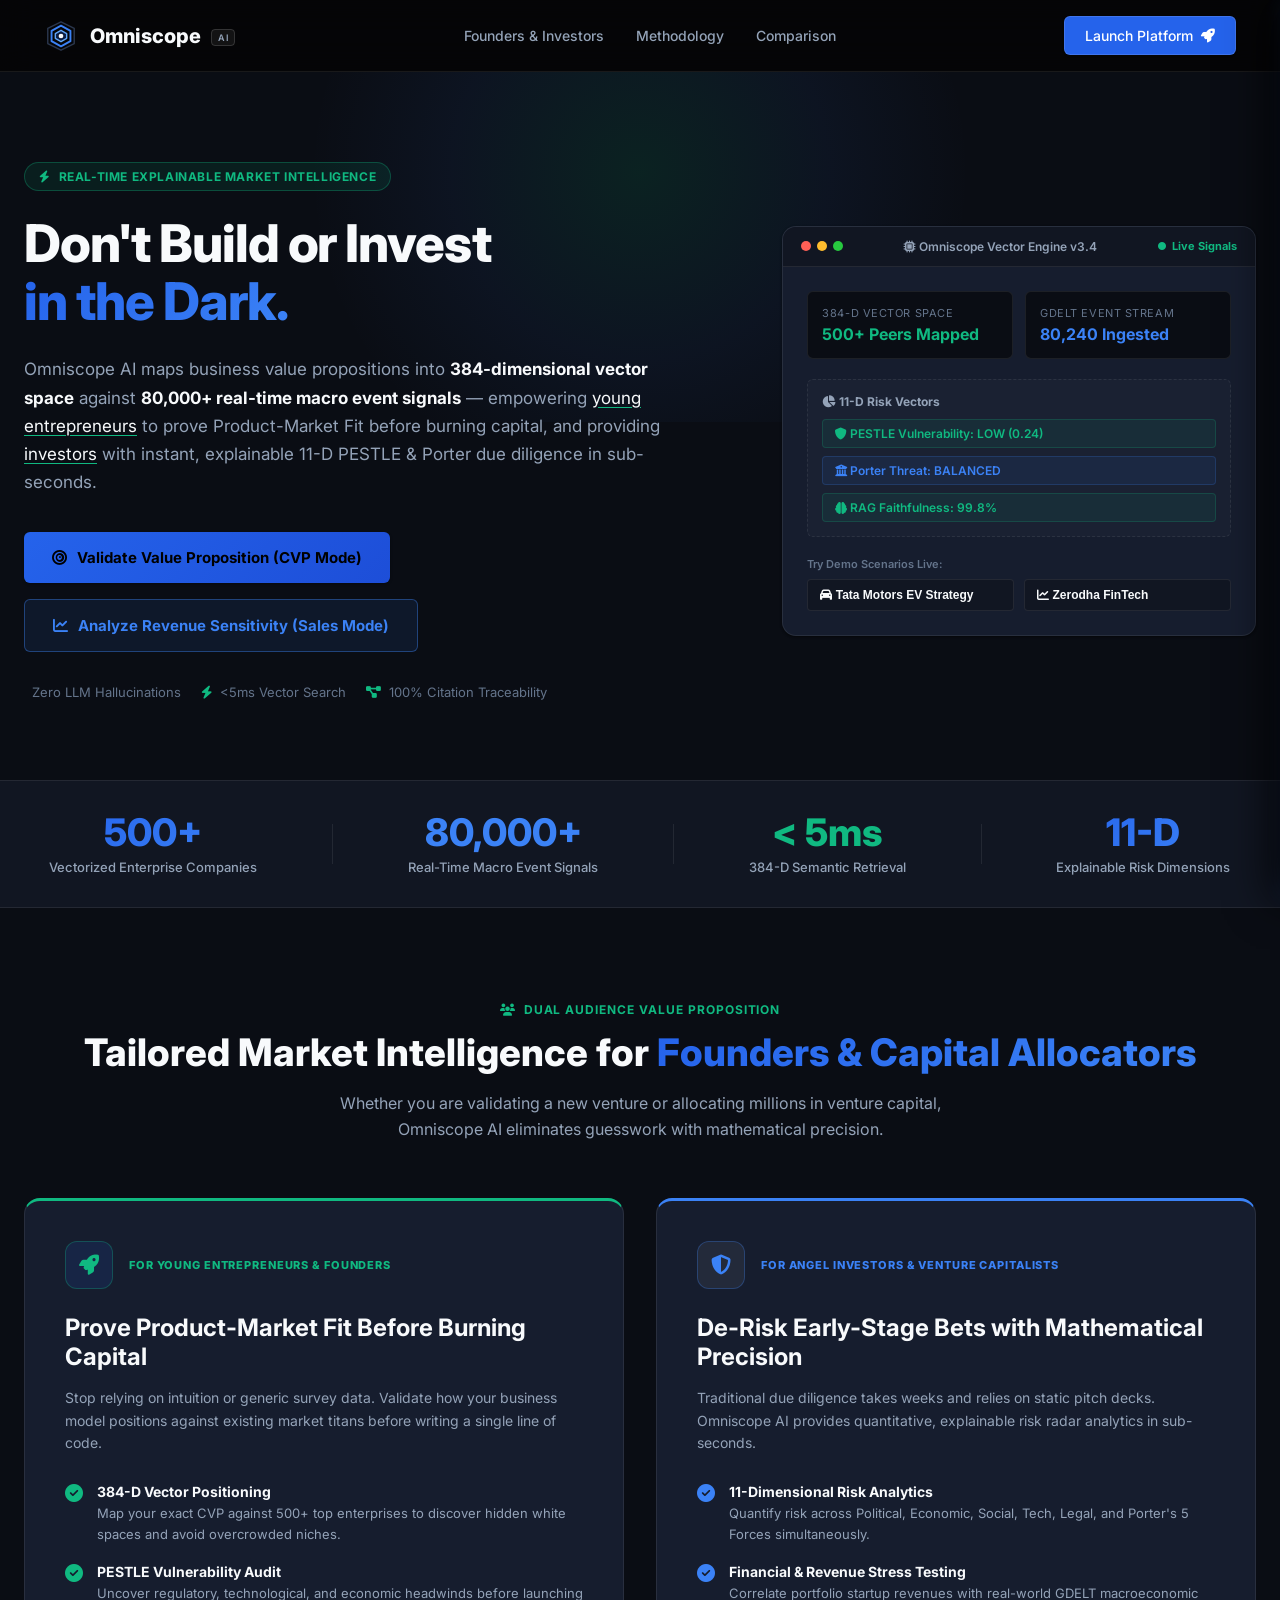
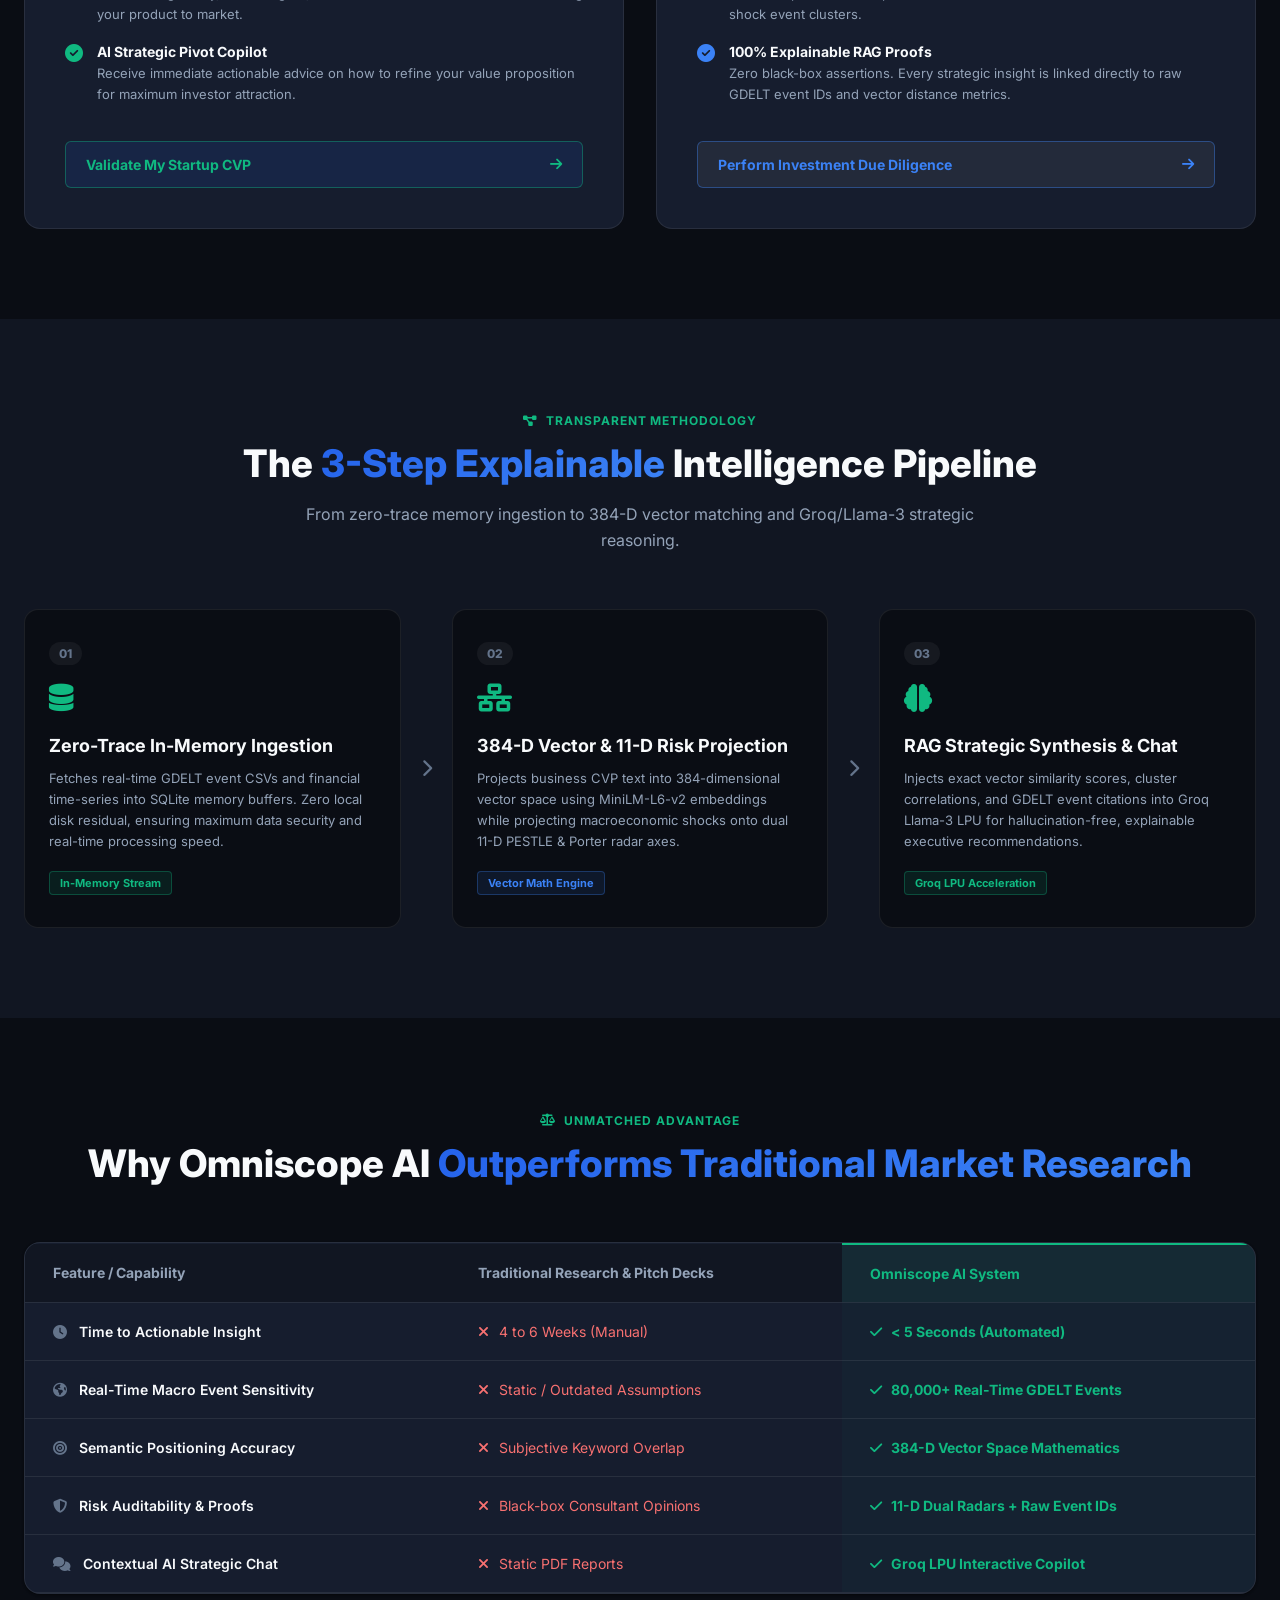
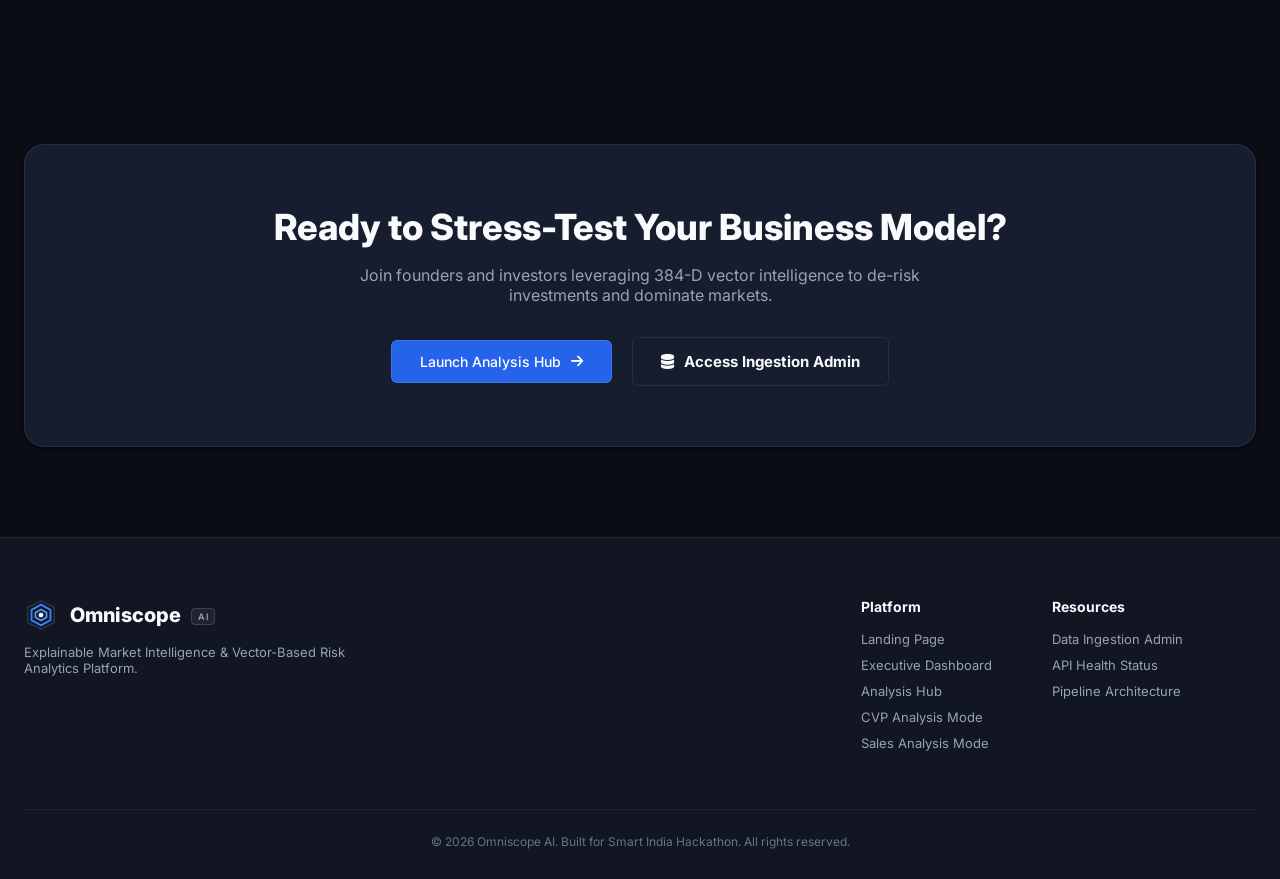
<file: web/index.html>
<!DOCTYPE html>
<html lang="en">
<head>
    <meta charset="UTF-8">
    <meta name="viewport" content="width=device-width, initial-scale=1.0">
    <title>Omniscope AI | Explainable Market Intelligence System</title>
    <!-- Favicon -->
    <link rel="icon" type="image/svg+xml" href="favicon.svg">
    <link rel="icon" type="image/png" sizes="64x64" href="favicon.png">
    <link rel="shortcut icon" href="favicon.ico">
    <!-- Google Fonts -->
    <link rel="preconnect" href="https://fonts.googleapis.com">
    <link rel="preconnect" href="https://fonts.gstatic.com" crossorigin>
    <link href="https://fonts.googleapis.com/css2?family=Inter:wght@400;500;600;700&family=Plus+Jakarta+Sans:wght@500;600;700;800&family=Space+Grotesk:wght@500;600;700&display=swap" rel="stylesheet">
    <!-- FontAwesome Icons -->
    <link rel="stylesheet" href="https://cdnjs.cloudflare.com/ajax/libs/font-awesome/6.4.0/css/all.min.css">
    <link rel="stylesheet" href="style.css">
</head>
<body class="dark-theme">

    <!-- APP WRAPPER -->
    <div class="app-wrapper">

        <!-- =============================================================== -->
        <!-- LANDING PAGE SCREEN                                             -->
        <!-- =============================================================== -->
        <div class="screen-view active" id="view-landing-page">
            <!-- Top Navigation Bar -->
            <nav class="landing-navbar">
                <div class="navbar-container">
                    <a href="#view-landing-page" class="nav-brand" id="brand-logo-home">
                        <svg class="omniscope-logo-svg nav-logo-svg" viewBox="0 0 36 36" fill="none" xmlns="http://www.w3.org/2000/svg">
    <path d="M18 3L4 10V26L18 33L32 26V10L18 3Z" stroke="#2B374E" stroke-width="1.5" stroke-linejoin="round"/>
    <path d="M18 7L8 12.5V23.5L18 29L28 23.5V12.5L18 7Z" stroke="#3B82F6" stroke-width="2" stroke-linejoin="round"/>
    <path d="M18 12L12 15.5V20.5L18 24L24 20.5V15.5L18 12Z" fill="#2563EB" fill-opacity="0.25" stroke="#60A5FA" stroke-width="1.5" stroke-linejoin="round"/>
    <circle cx="18" cy="18" r="2.5" fill="#F8FAFC"/>
</svg>
                        <span>Omniscope <span class="brand-pill">AI</span></span>
                    </a>
                    <div class="nav-links">
                        <a href="#landing-audience" class="nav-link">Founders & Investors</a>
                        <a href="#landing-pipeline" class="nav-link">Methodology</a>
                        <a href="#landing-comparison" class="nav-link">Comparison</a>
                    </div>
                    <div class="nav-actions">
                        <button type="button" class="btn-primary-md" id="btn-nav-launch-app">
                            <span>Launch Platform</span>
                            <i class="fa-solid fa-rocket"></i>
                        </button>
                    </div>

                </div>
            </nav>

            <!-- Hero Section -->
            <section class="landing-hero" id="landing-hero">
                <div class="hero-bg-glow"></div>
                <div class="hero-container">
                    <div class="hero-content">
                        <div class="hero-badge">
                            <i class="fa-solid fa-bolt"></i>
                            <span>REAL-TIME EXPLAINABLE MARKET INTELLIGENCE</span>
                        </div>
                        <h1 class="hero-title">
                            Don't Build or Invest <br><span class="gradient-text">in the Dark.</span>
                        </h1>
                        <!-- Single Hook for Investors & Young Entrepreneurs -->
                        <p class="hero-hook-desc">
                            Omniscope AI maps business value propositions into <strong>384-dimensional vector space</strong> against <strong>80,000+ real-time macro event signals</strong> — empowering <u>young entrepreneurs</u> to prove Product-Market Fit before burning capital, and providing <u>investors</u> with instant, explainable 11-D PESTLE & Porter due diligence in sub-seconds.
                        </p>
                        <div class="hero-cta-group">
                            <button type="button" class="btn-hero-primary" id="btn-hero-launch-cvp">
                                <i class="fa-solid fa-bullseye"></i>
                                <span>Validate Value Proposition (CVP Mode)</span>
                            </button>
                            <button type="button" class="btn-hero-secondary" id="btn-hero-launch-revenue">
                                <i class="fa-solid fa-chart-line"></i>
                                <span>Analyze Revenue Sensitivity (Sales Mode)</span>
                            </button>
                        </div>
                        <div class="hero-trust-badges">
                            <span><i class="fa-solid fa-shield-check"></i> Zero LLM Hallucinations</span>
                            <span><i class="fa-solid fa-bolt"></i> &lt;5ms Vector Search</span>
                            <span><i class="fa-solid fa-diagram-project"></i> 100% Citation Traceability</span>
                        </div>
                    </div>

                    <!-- Interactive Live Hero Visual Showcase -->
                    <div class="hero-visual-card glass-panel">
                        <div class="visual-card-header">
                            <div class="card-dots">
                                <span class="dot red"></span>
                                <span class="dot yellow"></span>
                                <span class="dot green"></span>
                            </div>
                            <span class="card-title-tag"><i class="fa-solid fa-microchip"></i> Omniscope Vector Engine v3.4</span>
                            <span class="card-live-pulse"><i class="fa-solid fa-circle"></i> Live Signals</span>
                        </div>
                        <div class="visual-card-body">
                            <div class="vector-radar-preview">
                                <div class="preview-metric-box">
                                    <span class="preview-label">384-D Vector Space</span>
                                    <span class="preview-val green-glow">500+ Peers Mapped</span>
                                </div>
                                <div class="preview-metric-box">
                                    <span class="preview-label">GDELT Event Stream</span>
                                    <span class="preview-val cyan-glow">80,240 Ingested</span>
                                </div>
                            </div>
                            <div class="preview-radar-mini">
                                <div class="mini-radar-badge"><i class="fa-solid fa-chart-pie"></i> 11-D Risk Vectors</div>
                                <div class="mini-tags">
                                    <span class="tag-pill"><i class="fa-solid fa-shield"></i> PESTLE Vulnerability: LOW (0.24)</span>
                                    <span class="tag-pill cyan"><i class="fa-solid fa-building-columns"></i> Porter Threat: BALANCED</span>
                                    <span class="tag-pill emerald"><i class="fa-solid fa-brain"></i> RAG Faithfulness: 99.8%</span>
                                </div>
                            </div>
                            <div class="hero-preset-teaser">
                                <span class="teaser-label">Try Demo Scenarios Live:</span>
                                <div class="hero-preset-buttons">
                                    <button type="button" class="btn-preset-mini" id="hero-preset-tesla">
                                        <i class="fa-solid fa-car"></i> Tata Motors EV Strategy
                                    </button>
                                    <button type="button" class="btn-preset-mini" id="hero-preset-stripe">
                                        <i class="fa-solid fa-chart-line"></i> Zerodha FinTech
                                    </button>
                                </div>
                            </div>
                        </div>
                    </div>
                </div>
            </section>

            <!-- Key Platform Metrics Bar -->
            <section class="landing-stats-bar">
                <div class="stats-container">
                    <div class="stat-item">
                        <div class="stat-num gradient-text">500+</div>
                        <div class="stat-label">Vectorized Enterprise Companies</div>
                    </div>
                    <div class="stat-divider"></div>
                    <div class="stat-item">
                        <div class="stat-num cyan-text">80,000+</div>
                        <div class="stat-label">Real-Time Macro Event Signals</div>
                    </div>
                    <div class="stat-divider"></div>
                    <div class="stat-item">
                        <div class="stat-num emerald-text">&lt; 5ms</div>
                        <div class="stat-label">384-D Semantic Retrieval</div>
                    </div>
                    <div class="stat-divider"></div>
                    <div class="stat-item">
                        <div class="stat-num gradient-text">11-D</div>
                        <div class="stat-label">Explainable Risk Dimensions</div>
                    </div>
                </div>
            </section>

            <!-- Dual Value Proposition Section (Founders & Investors) -->
            <section class="landing-section" id="landing-audience">
                <div class="section-container">
                    <div class="section-header text-center">
                        <span class="section-badge"><i class="fa-solid fa-users"></i> DUAL AUDIENCE VALUE PROPOSITION</span>
                        <h2>Tailored Market Intelligence for <span class="gradient-text">Founders & Capital Allocators</span></h2>
                        <p class="section-desc">Whether you are validating a new venture or allocating millions in venture capital, Omniscope AI eliminates guesswork with mathematical precision.</p>
                    </div>

                    <div class="dual-grid">
                        <!-- Card 1: Young Entrepreneurs -->
                        <div class="dual-card founder-card">
                            <div class="dual-card-header">
                                <div class="dual-icon-box green-icon">
                                    <i class="fa-solid fa-rocket"></i>
                                </div>
                                <div class="dual-tag">FOR YOUNG ENTREPRENEURS & FOUNDERS</div>
                            </div>
                            <h3>Prove Product-Market Fit Before Burning Capital</h3>
                            <p class="dual-intro">Stop relying on intuition or generic survey data. Validate how your business model positions against existing market titans before writing a single line of code.</p>
                            <ul class="dual-features">
                                <li>
                                    <i class="fa-solid fa-circle-check"></i>
                                    <div>
                                        <strong>384-D Vector Positioning</strong>
                                        <span>Map your exact CVP against 500+ top enterprises to discover hidden white spaces and avoid overcrowded niches.</span>
                                    </div>
                                </li>
                                <li>
                                    <i class="fa-solid fa-circle-check"></i>
                                    <div>
                                        <strong>PESTLE Vulnerability Audit</strong>
                                        <span>Uncover regulatory, technological, and economic headwinds before launching your product to market.</span>
                                    </div>
                                </li>
                                <li>
                                    <i class="fa-solid fa-circle-check"></i>
                                    <div>
                                        <strong>AI Strategic Pivot Copilot</strong>
                                        <span>Receive immediate actionable advice on how to refine your value proposition for maximum investor attraction.</span>
                                    </div>
                                </li>
                            </ul>
                            <button type="button" class="btn-dual-action btn-green-glow" id="btn-founder-launch">
                                <span>Validate My Startup CVP</span>
                                <i class="fa-solid fa-arrow-right"></i>
                            </button>
                        </div>

                        <!-- Card 2: Investors -->
                        <div class="dual-card investor-card">
                            <div class="dual-card-header">
                                <div class="dual-icon-box cyan-icon">
                                    <i class="fa-solid fa-shield-halved"></i>
                                </div>
                                <div class="dual-tag cyan-tag">FOR ANGEL INVESTORS & VENTURE CAPITALISTS</div>
                            </div>
                            <h3>De-Risk Early-Stage Bets with Mathematical Precision</h3>
                            <p class="dual-intro">Traditional due diligence takes weeks and relies on static pitch decks. Omniscope AI provides quantitative, explainable risk radar analytics in sub-seconds.</p>
                            <ul class="dual-features">
                                <li>
                                    <i class="fa-solid fa-circle-check cyan-check"></i>
                                    <div>
                                        <strong>11-Dimensional Risk Analytics</strong>
                                        <span>Quantify risk across Political, Economic, Social, Tech, Legal, and Porter's 5 Forces simultaneously.</span>
                                    </div>
                                </li>
                                <li>
                                    <i class="fa-solid fa-circle-check cyan-check"></i>
                                    <div>
                                        <strong>Financial & Revenue Stress Testing</strong>
                                        <span>Correlate portfolio startup revenues with real-world GDELT macroeconomic shock event clusters.</span>
                                    </div>
                                </li>
                                <li>
                                    <i class="fa-solid fa-circle-check cyan-check"></i>
                                    <div>
                                        <strong>100% Explainable RAG Proofs</strong>
                                        <span>Zero black-box assertions. Every strategic insight is linked directly to raw GDELT event IDs and vector distance metrics.</span>
                                    </div>
                                </li>
                            </ul>
                            <button type="button" class="btn-dual-action btn-cyan-glow" id="btn-investor-launch">
                                <span>Perform Investment Due Diligence</span>
                                <i class="fa-solid fa-arrow-right"></i>
                            </button>
                        </div>
                    </div>
                </div>
            </section>

            <!-- 3-Step Explainable Pipeline Architecture -->
            <section class="landing-section bg-surface" id="landing-pipeline">
                <div class="section-container">
                    <div class="section-header text-center">
                        <span class="section-badge"><i class="fa-solid fa-diagram-project"></i> TRANSPARENT METHODOLOGY</span>
                        <h2>The <span class="gradient-text">3-Step Explainable</span> Intelligence Pipeline</h2>
                        <p class="section-desc">From zero-trace memory ingestion to 384-D vector matching and Groq/Llama-3 strategic reasoning.</p>
                    </div>

                    <div class="pipeline-grid">
                        <div class="pipeline-card">
                            <div class="pipeline-step-num">01</div>
                            <div class="pipeline-icon"><i class="fa-solid fa-database"></i></div>
                            <h3>Zero-Trace In-Memory Ingestion</h3>
                            <p>Fetches real-time GDELT event CSVs and financial time-series into SQLite memory buffers. Zero local disk residual, ensuring maximum data security and real-time processing speed.</p>
                            <div class="pipeline-tag">In-Memory Stream</div>
                        </div>

                        <div class="pipeline-connector"><i class="fa-solid fa-chevron-right"></i></div>

                        <div class="pipeline-card">
                            <div class="pipeline-step-num">02</div>
                            <div class="pipeline-icon"><i class="fa-solid fa-network-wired"></i></div>
                            <h3>384-D Vector & 11-D Risk Projection</h3>
                            <p>Projects business CVP text into 384-dimensional vector space using MiniLM-L6-v2 embeddings while projecting macroeconomic shocks onto dual 11-D PESTLE & Porter radar axes.</p>
                            <div class="pipeline-tag cyan-tag-bg">Vector Math Engine</div>
                        </div>

                        <div class="pipeline-connector"><i class="fa-solid fa-chevron-right"></i></div>

                        <div class="pipeline-card">
                            <div class="pipeline-step-num">03</div>
                            <div class="pipeline-icon"><i class="fa-solid fa-brain"></i></div>
                            <h3>RAG Strategic Synthesis & Chat</h3>
                            <p>Injects exact vector similarity scores, cluster correlations, and GDELT event citations into Groq Llama-3 LPU for hallucination-free, explainable executive recommendations.</p>
                            <div class="pipeline-tag emerald-tag-bg">Groq LPU Acceleration</div>
                        </div>
                    </div>
                </div>
            </section>

            <!-- Comparison Table: Traditional vs Omniscope AI -->
            <section class="landing-section" id="landing-comparison">
                <div class="section-container">
                    <div class="section-header text-center">
                        <span class="section-badge"><i class="fa-solid fa-scale-balanced"></i> UNMATCHED ADVANTAGE</span>
                        <h2>Why Omniscope AI <span class="gradient-text">Outperforms Traditional Market Research</span></h2>
                    </div>

                    <div class="comparison-table-wrapper glass-panel">
                        <table class="comparison-table">
                            <thead>
                                <tr>
                                    <th>Feature / Capability</th>
                                    <th>Traditional Research & Pitch Decks</th>
                                    <th class="highlight-col">Omniscope AI System</th>
                                </tr>
                            </thead>
                            <tbody>
                                <tr>
                                    <td class="feature-name"><i class="fa-solid fa-clock"></i> Time to Actionable Insight</td>
                                    <td class="negative-text"><i class="fa-solid fa-xmark"></i> 4 to 6 Weeks (Manual)</td>
                                    <td class="highlight-col positive-text"><i class="fa-solid fa-check"></i> &lt; 5 Seconds (Automated)</td>
                                </tr>
                                <tr>
                                    <td class="feature-name"><i class="fa-solid fa-earth-americas"></i> Real-Time Macro Event Sensitivity</td>
                                    <td class="negative-text"><i class="fa-solid fa-xmark"></i> Static / Outdated Assumptions</td>
                                    <td class="highlight-col positive-text"><i class="fa-solid fa-check"></i> 80,000+ Real-Time GDELT Events</td>
                                </tr>
                                <tr>
                                    <td class="feature-name"><i class="fa-solid fa-bullseye"></i> Semantic Positioning Accuracy</td>
                                    <td class="negative-text"><i class="fa-solid fa-xmark"></i> Subjective Keyword Overlap</td>
                                    <td class="highlight-col positive-text"><i class="fa-solid fa-check"></i> 384-D Vector Space Mathematics</td>
                                </tr>
                                <tr>
                                    <td class="feature-name"><i class="fa-solid fa-shield-halved"></i> Risk Auditability & Proofs</td>
                                    <td class="negative-text"><i class="fa-solid fa-xmark"></i> Black-box Consultant Opinions</td>
                                    <td class="highlight-col positive-text"><i class="fa-solid fa-check"></i> 11-D Dual Radars + Raw Event IDs</td>
                                </tr>
                                <tr>
                                    <td class="feature-name"><i class="fa-solid fa-comments"></i> Contextual AI Strategic Chat</td>
                                    <td class="negative-text"><i class="fa-solid fa-xmark"></i> Static PDF Reports</td>
                                    <td class="highlight-col positive-text"><i class="fa-solid fa-check"></i> Groq LPU Interactive Copilot</td>
                                </tr>
                            </tbody>
                        </table>
                    </div>
                </div>
            </section>

            <!-- Bottom CTA Banner Section -->
            <section class="landing-cta-banner">
                <div class="cta-banner-container glass-panel">
                    <div class="cta-content">
                        <h2>Ready to Stress-Test Your Business Model?</h2>
                        <p>Join founders and investors leveraging 384-D vector intelligence to de-risk investments and dominate markets.</p>
                        <div class="cta-buttons">
                            <button type="button" class="btn-primary-lg" id="btn-banner-launch-hub">
                                <span>Launch Analysis Hub</span>
                                <i class="fa-solid fa-arrow-right"></i>
                            </button>
                            <a href="admin.html" class="btn-outline-lg" target="_blank">
                                <i class="fa-solid fa-database"></i> Access Ingestion Admin
                            </a>
                        </div>
                    </div>
                </div>
            </section>

            <!-- Footer -->
            <footer class="landing-footer">
                <div class="footer-container">
                    <div class="footer-brand">
                        <div class="nav-brand">
                            <svg class="omniscope-logo-svg nav-logo-svg" viewBox="0 0 36 36" fill="none" xmlns="http://www.w3.org/2000/svg">
    <path d="M18 3L4 10V26L18 33L32 26V10L18 3Z" stroke="#2B374E" stroke-width="1.5" stroke-linejoin="round"/>
    <path d="M18 7L8 12.5V23.5L18 29L28 23.5V12.5L18 7Z" stroke="#3B82F6" stroke-width="2" stroke-linejoin="round"/>
    <path d="M18 12L12 15.5V20.5L18 24L24 20.5V15.5L18 12Z" fill="#2563EB" fill-opacity="0.25" stroke="#60A5FA" stroke-width="1.5" stroke-linejoin="round"/>
    <circle cx="18" cy="18" r="2.5" fill="#F8FAFC"/>
</svg>
                            <span>Omniscope <span class="brand-pill">AI</span></span>
                        </div>
                        <p>Explainable Market Intelligence & Vector-Based Risk Analytics Platform.</p>
                    </div>
                    <div class="footer-links">
                        <div class="footer-col">
                            <h4>Platform</h4>
                            <a href="#view-landing-page" id="foot-link-landing">Landing Page</a>
                            <a href="/dashboard" id="foot-link-dashboard">Executive Dashboard</a>
                            <a href="#" id="foot-link-hub">Analysis Hub</a>
                            <a href="#" id="foot-link-cvp">CVP Analysis Mode</a>
                            <a href="#" id="foot-link-revenue">Sales Analysis Mode</a>
                        </div>
                        <div class="footer-col">
                            <h4>Resources</h4>
                            <a href="admin.html" target="_blank">Data Ingestion Admin</a>
                            <a href="/api/health" target="_blank">API Health Status</a>
                            <a href="#landing-pipeline">Pipeline Architecture</a>
                        </div>
                    </div>
                </div>
                <div class="footer-bottom">
                    <p>© 2026 Omniscope AI. Built for Smart India Hackathon. All rights reserved.</p>
                </div>
            </footer>
        </div>

        <!-- =============================================================== -->
        <!-- EXECUTIVE USER DASHBOARD SCREEN                                 -->
        <!-- =============================================================== -->
        <div class="screen-view hidden" id="view-user-dashboard">
            <div class="dashboard-page-container">

                <!-- Dashboard Header / Top Nav Bar -->
                <nav class="dashboard-navbar">
                    <div class="dashboard-navbar-container">
                        <div class="dash-brand-block">
                            <a href="/" class="nav-brand" id="brand-logo-dash">
                                <svg class="omniscope-logo-svg nav-logo-svg" viewBox="0 0 36 36" fill="none" xmlns="http://www.w3.org/2000/svg">
    <path d="M18 3L4 10V26L18 33L32 26V10L18 3Z" stroke="#2B374E" stroke-width="1.5" stroke-linejoin="round"/>
    <path d="M18 7L8 12.5V23.5L18 29L28 23.5V12.5L18 7Z" stroke="#3B82F6" stroke-width="2" stroke-linejoin="round"/>
    <path d="M18 12L12 15.5V20.5L18 24L24 20.5V15.5L18 12Z" fill="#2563EB" fill-opacity="0.25" stroke="#60A5FA" stroke-width="1.5" stroke-linejoin="round"/>
    <circle cx="18" cy="18" r="2.5" fill="#F8FAFC"/>
</svg>
                                <span>Omniscope <span class="brand-pill">AI</span></span>
                            </a>
                            <span class="dash-nav-badge"><i class="fa-solid fa-chart-pie"></i> Executive Suite</span>
                        </div>

                        <div class="dash-nav-actions">
                            <button type="button" class="btn-outline-sm" id="btn-dash-to-hub" title="Launch Analysis Methodology Hub">
                                <i class="fa-solid fa-compass"></i>
                                <span>Analysis Hub</span>
                            </button>
                            <button type="button" class="btn-outline-sm" id="btn-dash-new-cvp">
                                <i class="fa-solid fa-bullseye"></i>
                                <span>New CVP Run</span>
                            </button>
                            <button type="button" class="btn-outline-sm" id="btn-dash-new-revenue">
                                <i class="fa-solid fa-chart-line"></i>
                                <span>New Revenue Run</span>
                            </button>
                            <button type="button" class="btn-outline-sm btn-open-history" title="Saved Intelligence Workspace">
                                <i class="fa-solid fa-clock-rotate-left"></i>
                                <span>Saved Intelligence</span>
                                <span class="history-count-badge" style="display: none;">0</span>
                            </button>
                            <div class="auth-nav-slot"></div>
                        </div>
                    </div>
                </nav>

                <!-- Dashboard Main Body Content -->
                <div class="dashboard-content-wrapper">

                    <!-- Executive Greeting Banner -->
                    <div class="dashboard-hero-banner glass-panel">
                        <div class="banner-user-info">
                            <div class="banner-avatar-wrap">
                                <div class="banner-avatar" id="dash-banner-avatar">EO</div>
                                <span class="avatar-status-dot"></span>
                            </div>
                            <div class="banner-text">
                                <div class="banner-sub-tag">
                                    <span class="pulse-indicator"></span>
                                    <span>EXECUTIVE MARKET INTELLIGENCE WORKSPACE</span>
                                </div>
                                <h1 class="banner-greeting">
                                    Welcome back, <span class="gradient-text" id="dash-banner-name">Executive Strategist</span>
                                </h1>
                                <p class="banner-desc" id="dash-banner-sub">
                                    Enterprise Portfolio • 384-D Vector Projections • GDELT Macro Event Stream Active
                                </p>
                            </div>
                        </div>

                        <div class="banner-quick-stats">
                            <div class="banner-telemetry-chip">
                                <i class="fa-solid fa-signal" style="color: var(--color-growth);"></i>
                                <div>
                                    <span class="tele-val">80,240</span>
                                    <span class="tele-label">GDELT Signals</span>
                                </div>
                            </div>
                            <div class="banner-telemetry-chip">
                                <i class="fa-solid fa-microchip" style="color: var(--brand-primary);"></i>
                                <div>
                                    <span class="tele-val">500+</span>
                                    <span class="tele-label">Vector Peers</span>
                                </div>
                            </div>
                            <div class="banner-telemetry-chip">
                                <i class="fa-solid fa-shield-check" style="color: var(--color-growth);"></i>
                                <div>
                                    <span class="tele-val">99.8%</span>
                                    <span class="tele-label">RAG Fidelity</span>
                                </div>
                            </div>
                        </div>
                    </div>

                    <!-- 4 Strategic KPI Cards -->
                    <div class="dashboard-kpis-grid">
                        <div class="dash-kpi-card glass-panel" id="card-kpi-cvp">
                            <div class="kpi-top-row">
                                <div class="kpi-icon-wrap green">
                                    <i class="fa-solid fa-bullseye"></i>
                                </div>
                                <span class="kpi-chip green">384-D Projections</span>
                            </div>
                            <div class="kpi-num" id="dash-kpi-cvp-count">0</div>
                            <div class="kpi-label">Saved CVP Analyses</div>
                            <p class="kpi-caption">Value propositions mapped against 500+ competitor vectors</p>
                        </div>

                        <div class="dash-kpi-card glass-panel" id="card-kpi-revenue">
                            <div class="kpi-top-row">
                                <div class="kpi-icon-wrap cyan">
                                    <i class="fa-solid fa-chart-line"></i>
                                </div>
                                <span class="kpi-chip cyan">Causal Indicators</span>
                            </div>
                            <div class="kpi-num" id="dash-kpi-rev-count">0</div>
                            <div class="kpi-label">Revenue Fluctuation Models</div>
                            <p class="kpi-caption">Financial series audited across 11 PESTLE & Porter forces</p>
                        </div>

                        <div class="dash-kpi-card glass-panel" id="card-kpi-chat">
                            <div class="kpi-top-row">
                                <div class="kpi-icon-wrap purple">
                                    <i class="fa-solid fa-comments"></i>
                                </div>
                                <span class="kpi-chip purple">RAG Contexts</span>
                            </div>
                            <div class="kpi-num" id="dash-kpi-chat-count">0</div>
                            <div class="kpi-label">AI Strategy Threads</div>
                            <p class="kpi-caption">Scenario deliberations preserved with vector proof trails</p>
                        </div>

                        <div class="dash-kpi-card glass-panel" id="card-kpi-risk">
                            <div class="kpi-top-row">
                                <div class="kpi-icon-wrap amber">
                                    <i class="fa-solid fa-shield-halved"></i>
                                </div>
                                <span class="kpi-chip amber" id="dash-kpi-risk-label">RESILIENT</span>
                            </div>
                            <div class="kpi-num" id="dash-kpi-risk-val">0.26</div>
                            <div class="kpi-label">Macro Vulnerability Index</div>
                            <p class="kpi-caption">Mean portfolio risk exposure across global event clusters</p>
                        </div>
                    </div>

                    <!-- Main Split Section: Intelligence Feed & Quick Actions -->
                    <div class="dashboard-main-grid">

                        <!-- Left Column: Saved Intelligence Workspace Feed -->
                        <div class="dash-workspace-col">
                            <div class="dash-card glass-panel">
                                <div class="dash-card-header">
                                    <div class="dash-card-title-group">
                                        <i class="fa-solid fa-folder-open" style="color: var(--brand-primary);"></i>
                                        <div>
                                            <h3>Saved Market Intelligence Workspace</h3>
                                            <p>Instant workspace restoration with full radar and evidence recreation</p>
                                        </div>
                                    </div>
                                    <div class="dash-tabs-bar">
                                        <button type="button" class="dash-filter-tab active" data-filter="all">
                                            <span>All (<span id="dash-tab-count-all">0</span>)</span>
                                        </button>
                                        <button type="button" class="dash-filter-tab" data-filter="cvp">
                                            <span>CVP (<span id="dash-tab-count-cvp">0</span>)</span>
                                        </button>
                                        <button type="button" class="dash-filter-tab" data-filter="revenue">
                                            <span>Revenue (<span id="dash-tab-count-revenue">0</span>)</span>
                                        </button>
                                    </div>
                                </div>

                                <div class="dash-search-row">
                                    <div class="dash-search-box">
                                        <i class="fa-solid fa-magnifying-glass"></i>
                                        <input type="text" id="dash-search-input" placeholder="Search saved analyses by company name, market hypothesis, or keyword...">
                                    </div>
                                </div>

                                <!-- Dynamic Analyses Feed Container -->
                                <div class="dash-analyses-feed" id="dash-analyses-feed">
                                    <!-- Dynamic Items injected here -->
                                </div>
                            </div>
                        </div>

                        <!-- Right Column: Quick Launchpad & Strategic Threads -->
                        <div class="dash-side-col">

                            <!-- Strategy Threads Card -->
                            <div class="dash-card glass-panel">
                                <div class="dash-card-header">
                                    <div class="dash-card-title-group">
                                        <i class="fa-solid fa-brain" style="color: var(--color-metric);"></i>
                                        <div>
                                            <h3>AI Strategy Consultations</h3>
                                            <p>Resume active deliberations</p>
                                        </div>
                                    </div>
                                    <button type="button" class="btn-primary-sm" id="btn-dash-new-chat">
                                        <i class="fa-solid fa-plus"></i>
                                        <span>New Thread</span>
                                    </button>
                                </div>

                                <div class="dash-threads-list" id="dash-threads-list">
                                    <!-- Dynamic threads injected here -->
                                </div>
                            </div>

                            <!-- Omniscope Intelligence Launchpad -->
                            <div class="dash-card glass-panel">
                                <div class="dash-card-header">
                                    <div class="dash-card-title-group">
                                        <i class="fa-solid fa-rocket" style="color: var(--brand-primary);"></i>
                                        <div>
                                            <h3>Omniscope Engine Launchpad</h3>
                                            <p>Execute analysis pipeline methodologies</p>
                                        </div>
                                    </div>
                                </div>

                                <div class="dash-launchpad-items">
                                    <div class="launch-item" id="dash-launch-cvp-item">
                                        <div class="launch-icon green">
                                            <i class="fa-solid fa-bullseye"></i>
                                        </div>
                                        <div class="launch-info">
                                            <h4>Validate Value Proposition</h4>
                                            <p>Project CVP into 384-D vector space, compute PESTLE/Porter dual radars, benchmark against 500 enterprises.</p>
                                        </div>
                                        <button type="button" class="btn-outline-sm" id="btn-launch-cvp-act">
                                            <span>Launch</span>
                                            <i class="fa-solid fa-arrow-right"></i>
                                        </button>
                                    </div>

                                    <div class="launch-item" id="dash-launch-rev-item">
                                        <div class="launch-icon cyan">
                                            <i class="fa-solid fa-chart-line"></i>
                                        </div>
                                        <div class="launch-info">
                                            <h4>Analyze Revenue Sensitivity</h4>
                                            <p>Upload sales CSV to correlate fluctuations against 80K GDELT macroeconomic events and inspect audit trail.</p>
                                        </div>
                                        <button type="button" class="btn-outline-sm" id="btn-launch-rev-act">
                                            <span>Launch</span>
                                            <i class="fa-solid fa-arrow-right"></i>
                                        </button>
                                    </div>
                                </div>
                            </div>

                        </div>

                    </div>

                </div>

            </div>
        </div>

        <!-- =============================================================== -->
        <!-- MODE SELECTION HUB SCREEN                                       -->
        <!-- =============================================================== -->
        <div class="screen-view hidden" id="view-mode-selection">
            <!-- Platform Top Navbar (Full Width) -->
            <nav class="platform-navbar">
                <div class="platform-navbar-container">
                    <div class="platform-brand-block">
                        <button type="button" class="nav-brand btn-brand-home" id="brand-logo-hub" title="Return to Executive Dashboard">
                            <svg class="omniscope-logo-svg nav-logo-svg" viewBox="0 0 36 36" fill="none" xmlns="http://www.w3.org/2000/svg">
    <path d="M18 3L4 10V26L18 33L32 26V10L18 3Z" stroke="#2B374E" stroke-width="1.5" stroke-linejoin="round"/>
    <path d="M18 7L8 12.5V23.5L18 29L28 23.5V12.5L18 7Z" stroke="#3B82F6" stroke-width="2" stroke-linejoin="round"/>
    <path d="M18 12L12 15.5V20.5L18 24L24 20.5V15.5L18 12Z" fill="#2563EB" fill-opacity="0.25" stroke="#60A5FA" stroke-width="1.5" stroke-linejoin="round"/>
    <circle cx="18" cy="18" r="2.5" fill="#F8FAFC"/>
</svg>
                            <span>Omniscope <span class="brand-pill">AI</span></span>
                        </button>
                        <div class="platform-breadcrumb">
                            <span class="crumb-separator">/</span>
                            <span class="crumb-current"><i class="fa-solid fa-layer-group"></i> Analysis Mode Hub</span>
                        </div>
                    </div>
                    <div class="platform-nav-actions">
                        <button type="button" class="btn-outline-sm btn-open-history" title="Saved Intelligence Workspace">
                            <i class="fa-solid fa-clock-rotate-left"></i>
                            <span>Saved Intelligence</span>
                            <span class="history-count-badge" style="display: none;">0</span>
                        </button>
                        <button type="button" class="btn-outline-sm btn-back-dashboard" id="btn-back-landing-hub" title="Return to Executive Dashboard">
                            <i class="fa-solid fa-house"></i>
                            <span>Dashboard</span>
                        </button>
                        <div class="auth-nav-slot"></div>
                    </div>
                </div>
            </nav>

            <div class="step1-container">


                <!-- Hero Branding -->
                <header class="hero-header">
                    <div class="hero-logo-wrapper">
                        <svg class="omniscope-logo-svg nav-logo-svg" viewBox="0 0 36 36" fill="none" xmlns="http://www.w3.org/2000/svg">
    <path d="M18 3L4 10V26L18 33L32 26V10L18 3Z" stroke="#2B374E" stroke-width="1.5" stroke-linejoin="round"/>
    <path d="M18 7L8 12.5V23.5L18 29L28 23.5V12.5L18 7Z" stroke="#3B82F6" stroke-width="2" stroke-linejoin="round"/>
    <path d="M18 12L12 15.5V20.5L18 24L24 20.5V15.5L18 12Z" fill="#2563EB" fill-opacity="0.25" stroke="#60A5FA" stroke-width="1.5" stroke-linejoin="round"/>
    <circle cx="18" cy="18" r="2.5" fill="#F8FAFC"/>
</svg>
                    </div>
                    <h1>Omniscope <span>AI</span></h1>
                    <p class="hero-subtitle">Explainable Market Intelligence System. Select your preferred analysis methodology below.</p>
                </header>

                <!-- Mode Selection Cards Grid -->
                <div class="mode-selection-grid">
                    <!-- Mode 1: CVP Analysis -->
                    <div class="mode-card" id="card-cvp-mode">
                        <div class="mode-card-badge"><i class="fa-solid fa-bullseye"></i> Value Proposition Mode</div>
                        <div class="mode-card-icon">
                            <i class="fa-solid fa-pen-nib"></i>
                        </div>
                        <h3>1. Customer Value Proposition (CVP) Analysis</h3>
                        <p>Input your business CVP statement to project into 384-D vector space, generate dual PESTLE & Porter radar analytics, and benchmark against 500 companies.</p>
                        <ul class="mode-features">
                            <li><i class="fa-solid fa-circle-check"></i> 384-D CVP Semantic Vector Match</li>
                            <li><i class="fa-solid fa-circle-check"></i> Dual PESTLE & Porter Risk Radars</li>
                            <li><i class="fa-solid fa-circle-check"></i> Tailored AI Strategy Chatbot</li>
                        </ul>
                        <button type="button" class="btn-primary-lg" id="btn-select-cvp-mode" style="width: 100%;">
                            <span>Launch CVP Analysis</span>
                            <i class="fa-solid fa-arrow-right"></i>
                        </button>
                    </div>

                    <!-- Mode 2: Sales & Financial Revenue Analysis -->
                    <div class="mode-card" id="card-revenue-mode">
                        <div class="mode-card-badge badge-cyan"><i class="fa-solid fa-chart-line"></i> Financial Impact Mode</div>
                        <div class="mode-card-icon icon-cyan">
                            <i class="fa-solid fa-file-csv"></i>
                        </div>
                        <h3>2. Sales & Financial Revenue Analysis</h3>
                        <p>Upload sales time-series CSV data or choose business presets to analyze revenue sensitivity against macro market event clusters and PESTLE shocks.</p>
                        <ul class="mode-features">
                            <li><i class="fa-solid fa-circle-check" style="color: var(--brand-primary);"></i> Sales CSV & Presets Data Import</li>
                            <li><i class="fa-solid fa-circle-check" style="color: var(--brand-primary);"></i> Market Event Cluster Correlation</li>
                            <li><i class="fa-solid fa-circle-check" style="color: var(--brand-primary);"></i> Financial Shock Risk Radar</li>
                        </ul>
                        <button type="button" class="btn-primary-lg btn-cyan" id="btn-select-revenue-mode" style="width: 100%;">
                            <span>Launch Sales Analysis</span>
                            <i class="fa-solid fa-arrow-right"></i>
                        </button>
                    </div>
                </div>
            </div>
        </div>

        <!-- =============================================================== -->
        <!-- STEP 1: CVP INPUT & DUAL RADAR ANALYSIS SCREEN                   -->
        <!-- =============================================================== -->
        <div class="screen-view hidden" id="view-step1-cvp">
            <!-- Platform Top Navbar (Full Width) -->
            <nav class="platform-navbar">
                <div class="platform-navbar-container">
                    <div class="platform-brand-block">
                        <button type="button" class="nav-brand btn-brand-home" id="brand-logo-cvp" title="Return to Executive Dashboard">
                            <svg class="omniscope-logo-svg nav-logo-svg" viewBox="0 0 36 36" fill="none" xmlns="http://www.w3.org/2000/svg">
    <path d="M18 3L4 10V26L18 33L32 26V10L18 3Z" stroke="#2B374E" stroke-width="1.5" stroke-linejoin="round"/>
    <path d="M18 7L8 12.5V23.5L18 29L28 23.5V12.5L18 7Z" stroke="#3B82F6" stroke-width="2" stroke-linejoin="round"/>
    <path d="M18 12L12 15.5V20.5L18 24L24 20.5V15.5L18 12Z" fill="#2563EB" fill-opacity="0.25" stroke="#60A5FA" stroke-width="1.5" stroke-linejoin="round"/>
    <circle cx="18" cy="18" r="2.5" fill="#F8FAFC"/>
</svg>
                            <span>Omniscope <span class="brand-pill">AI</span></span>
                        </button>
                        <div class="platform-breadcrumb">
                            <span class="crumb-separator">/</span>
                            <span class="crumb-current"><i class="fa-solid fa-bullseye"></i> CVP Strategy Analysis</span>
                        </div>
                    </div>
                    <div class="platform-nav-actions">
                        <button type="button" class="btn-outline-sm btn-quick-switch-mode" id="btn-switch-to-revenue" title="Switch to Sales Sensitivity Mode">
                            <i class="fa-solid fa-chart-line"></i>
                            <span>Sales Mode</span>
                        </button>
                        <button type="button" class="btn-outline-sm btn-open-history" title="Saved Intelligence Workspace">
                            <i class="fa-solid fa-clock-rotate-left"></i>
                            <span>Saved Intelligence</span>
                            <span class="history-count-badge" style="display: none;">0</span>
                        </button>
                        <button type="button" class="btn-outline-sm btn-back-dashboard" id="btn-cvp-to-dashboard" title="Return to Executive Dashboard">
                            <i class="fa-solid fa-house"></i>
                            <span>Dashboard</span>
                        </button>
                        <div class="auth-nav-slot"></div>
                    </div>
                </div>
            </nav>

            <div class="step1-container">

                <!-- CVP Input Form Card -->
                <div class="card glass-card cvp-input-card">
                    <div class="card-header">
                        <i class="fa-solid fa-pen-nib"></i>
                        <span>Step 1: Enter Your Customer Value Proposition (CVP)</span>
                    </div>

                    <!-- Quick Demo Presets Bar -->
                    <div class="presets-bar" style="margin: 1.25rem 0 1rem 0;">
                        <span class="presets-label"><i class="fa-solid fa-bolt" style="color: var(--accent-green);"></i> Quick Demo Presets:</span>
                        <button type="button" class="btn-preset-chip" id="btn-preset-cvp-tesla">
                            <i class="fa-solid fa-car-side" style="color: var(--accent-green);"></i> Preset 1: Tata Motors (EV & NCAP Safety)
                        </button>
                        <button type="button" class="btn-preset-chip" id="btn-preset-cvp-stripe">
                            <i class="fa-solid fa-chart-line" style="color: var(--accent-green);"></i> Preset 2: Zerodha (FinTech & Kite Broking)
                        </button>
                    </div>

                    <form id="form-cvp-input">
                        <div class="form-group">
                            <label for="input-cvp-text">Customer Value Proposition Statement:</label>
                            <textarea id="input-cvp-text" placeholder="For [target customer] who [statement of need], the [product name] is a [product category] that [statement of key benefit]." rows="3" required></textarea>
                        </div>

                        <!-- CVP Template Helper Box -->
                        <div class="cvp-template-helper">
                            <i class="fa-solid fa-circle-info"></i>
                            <span>Standard Format Reference: <em>For <strong>[target customer]</strong> who <strong>[statement of need]</strong>, the <strong>[product name]</strong> is a <strong>[product category]</strong> that <strong>[statement of key benefit]</strong>.</em></span>
                        </div>

                        <div class="form-actions">
                            <button type="submit" class="btn-primary-lg" id="btn-analyze-cvp">
                                <i class="fa-solid fa-wand-magic-sparkles"></i> Analyze CVP & Generate Dual Radar Charts
                            </button>
                        </div>
                    </form>
                </div>

                <!-- Step 1 Results Panel (Hidden until CVP analyzed) -->
                <div class="step1-results-panel hidden" id="step1-results-panel">
                    
                    <!-- Section 0: Strategic Viability & Investment Confidence Score -->
                    <div class="card glass-card investment-hero-card" id="card-cvp-investment-score">
                        <div class="investment-header-row">
                            <div class="investment-title-group">
                                <span class="investment-eyebrow"><i class="fa-solid fa-bullseye color-green"></i> CVP STRATEGIC VIABILITY PROGNOSIS</span>
                                <h3 class="investment-main-heading">Strategic Viability & Investment Confidence Score</h3>
                                <p class="investment-subtitle">
                                    Synthesized from 11-dimensional PESTLE macro tailwinds, Porter's competitive barrier strength, enterprise benchmark positioning, and margin defensibility.
                                </p>
                            </div>
                            <div class="investment-badge-wrap">
                                <div class="investment-tier-badge" id="badge-cvp-investment-tier">CALCULATING...</div>
                                <div class="investment-recommendation-pill" id="pill-cvp-investment-rec">--</div>
                            </div>
                        </div>

                        <div class="investment-score-grid">
                            <!-- Left: Radial Visual Gauge & Core Metrics -->
                            <div class="investment-gauge-card">
                                <div class="radial-gauge-container">
                                    <svg class="radial-gauge-svg" viewBox="0 0 160 160">
                                        <circle class="gauge-bg-circle" cx="80" cy="80" r="68"></circle>
                                        <circle class="gauge-fill-circle" id="gauge-cvp-investment-circle" cx="80" cy="80" r="68" stroke-dasharray="427.26" stroke-dashoffset="427.26"></circle>
                                    </svg>
                                    <div class="radial-gauge-content">
                                        <span class="gauge-score-value" id="val-cvp-investment-score">--</span>
                                        <span class="gauge-score-max">/ 100</span>
                                        <span class="gauge-score-label">VIABILITY INDEX</span>
                                    </div>
                                </div>
                                <div class="gauge-submetrics-row">
                                    <div class="submetric-box">
                                        <span class="submetric-label">Moat Strength</span>
                                        <strong class="submetric-val" id="val-cvp-moat-strength">--%</strong>
                                    </div>
                                    <div class="submetric-divider"></div>
                                    <div class="submetric-box">
                                        <span class="submetric-label">Macro Tailwinds</span>
                                        <strong class="submetric-val" id="val-cvp-macro-alignment">--%</strong>
                                    </div>
                                    <div class="submetric-divider"></div>
                                    <div class="submetric-box">
                                        <span class="submetric-label">Pricing Power</span>
                                        <strong class="submetric-val" id="val-cvp-pricing-power">--</strong>
                                    </div>
                                </div>
                            </div>

                            <!-- Right: Executive Verdict & 4-Factor Weighted Breakdown -->
                            <div class="investment-breakdown-card">
                                <div class="executive-verdict-box" id="box-cvp-executive-verdict">
                                    <div class="verdict-tag-header">
                                        <i class="fa-solid fa-gavel"></i>
                                        <span>EXECUTIVE STRATEGIC VIABILITY VERDICT</span>
                                    </div>
                                    <p class="verdict-narrative" id="text-cvp-investment-verdict">
                                        Evaluating customer value proposition barriers, macro exposure, and benchmark defensibility...
                                    </p>
                                </div>

                                <!-- 4-Factor Progress Meters -->
                                <div class="factor-meters-container">
                                    <div class="factor-meter-item">
                                        <div class="factor-meter-header">
                                            <span><i class="fa-solid fa-shield-halved color-green"></i> Competitive Moat & Barriers (30%)</span>
                                            <span class="factor-status-pill" id="status-cvp-factor-moat">--</span>
                                        </div>
                                        <div class="factor-bar-bg">
                                            <div class="factor-bar-fill" id="bar-cvp-factor-moat" style="width: 0%;"></div>
                                        </div>
                                    </div>

                                    <div class="factor-meter-item">
                                        <div class="factor-meter-header">
                                            <span><i class="fa-solid fa-microchip color-cyan"></i> Tech Velocity & Macro Tailwinds (25%)</span>
                                            <span class="factor-status-pill" id="status-cvp-factor-tech">--</span>
                                        </div>
                                        <div class="factor-bar-bg">
                                            <div class="factor-bar-fill" id="bar-cvp-factor-tech" style="width: 0%;"></div>
                                        </div>
                                    </div>

                                    <div class="factor-meter-item">
                                        <div class="factor-meter-header">
                                            <span><i class="fa-solid fa-hand-holding-dollar color-mint"></i> Pricing Power & Margin Defense (25%)</span>
                                            <span class="factor-status-pill" id="status-cvp-factor-pricing">--</span>
                                        </div>
                                        <div class="factor-bar-bg">
                                            <div class="factor-bar-fill" id="bar-cvp-factor-pricing" style="width: 0%;"></div>
                                        </div>
                                    </div>

                                    <div class="factor-meter-item">
                                        <div class="factor-meter-header">
                                            <span><i class="fa-solid fa-crosshairs color-purple"></i> Benchmark Validation & Defensibility (20%)</span>
                                            <span class="factor-status-pill" id="status-cvp-factor-benchmark">--</span>
                                        </div>
                                        <div class="factor-bar-bg">
                                            <div class="factor-bar-fill" id="bar-cvp-factor-benchmark" style="width: 0%;"></div>
                                        </div>
                                    </div>
                                </div>
                            </div>
                        </div>

                        <!-- Catalysts vs Deterrents Dual Column Callouts -->
                        <div class="investment-insights-dual-row">
                            <div class="insight-column catalyst-col">
                                <div class="insight-col-header">
                                    <i class="fa-solid fa-circle-arrow-up color-green"></i>
                                    <strong>Primary Viability Catalysts (Strategic Strengths)</strong>
                                </div>
                                <ul class="insight-bullet-list" id="list-cvp-investment-catalysts">
                                    <!-- Populated dynamically -->
                                </ul>
                            </div>
                            <div class="insight-column deterrent-col">
                                <div class="insight-col-header">
                                    <i class="fa-solid fa-triangle-exclamation color-amber"></i>
                                    <strong>Strategic Risk Deterrents (Vulnerability Areas)</strong>
                                </div>
                                <ul class="insight-bullet-list" id="list-cvp-investment-deterrents">
                                    <!-- Populated dynamically -->
                                </ul>
                            </div>
                        </div>
                    </div>

                    <!-- Dual Radar Charts Grid -->
                    <div class="dual-radar-grid">
                        <!-- Chart 1: PESTLE Analysis -->
                        <div class="card glass-card radar-card">
                            <div class="card-header">
                                <i class="fa-solid fa-chart-pie color-pestle"></i>
                                <span>PESTLE Macro-Environment Analysis</span>
                            </div>
                            <div class="canvas-wrapper">
                                <canvas id="canvas-pestle" width="300" height="300"></canvas>
                            </div>
                            <ul class="radar-legend-list" id="legend-pestle-list">
                                <li><span class="dot p1"></span> Political: <strong id="val-p0">0.00</strong></li>
                                <li><span class="dot p2"></span> Economic: <strong id="val-p1">0.00</strong></li>
                                <li><span class="dot p3"></span> Social: <strong id="val-p2">0.00</strong></li>
                                <li><span class="dot p4"></span> Tech: <strong id="val-p3">0.00</strong></li>
                                <li><span class="dot p5"></span> Legal: <strong id="val-p4">0.00</strong></li>
                                <li><span class="dot p6"></span> Enviro: <strong id="val-p5">0.00</strong></li>
                            </ul>
                        </div>

                        <!-- Chart 2: Porter's 5 Forces Analysis -->
                        <div class="card glass-card radar-card">
                            <div class="card-header">
                                <i class="fa-solid fa-shield-halved color-porter"></i>
                                <span>Porter's 5 Forces Industry Analysis</span>
                            </div>
                            <div class="canvas-wrapper">
                                <canvas id="canvas-porter" width="300" height="300"></canvas>
                            </div>
                            <ul class="radar-legend-list" id="legend-porter-list">
                                <li><span class="dot f1"></span> New Entrants: <strong id="val-p6">0.00</strong></li>
                                <li><span class="dot f2"></span> Buyer Power: <strong id="val-p7">0.00</strong></li>
                                <li><span class="dot f3"></span> Supplier Power: <strong id="val-p8">0.00</strong></li>
                                <li><span class="dot f4"></span> Substitutes: <strong id="val-p9">0.00</strong></li>
                                <li><span class="dot f5"></span> Rivalry: <strong id="val-p10">0.00</strong></li>
                            </ul>
                        </div>
                    </div>

                    <!-- Nearest CVP Strategic Vector Benchmark Companies -->
                    <div class="card glass-card benchmark-results-card">
                        <div class="card-header">
                            <i class="fa-solid fa-chart-scatter"></i>
                            <span>Nearest CVP Vector Embedding Matches (500 Company Database)</span>
                        </div>

                        <div class="cvp-matches-list" id="cvp-matches-list">
                            <!-- Populated dynamically -->
                        </div>
                    </div>

                    <!-- Next Step CTA -->
                    <div class="cta-banner">
                        <div class="cta-text">
                            <h3>Vector Placement & Strategic Risk Analysis Complete!</h3>
                            <p>Proceed to your personalized AI Market Chatbot to ask questions strictly tailored to your CVP and strategic factors.</p>
                        </div>
                        <button type="button" class="btn-cta-lg" id="btn-proceed-to-chatbot">
                            <span>Proceed to Omniscope AI Chatbot</span>
                            <i class="fa-solid fa-arrow-right"></i>
                        </button>
                    </div>

                </div>
            </div>
        </div>

        <!-- =============================================================== -->
        <!-- STEP 1: SALES & FINANCIAL REVENUE ANALYSIS SCREEN              -->
        <!-- =============================================================== -->
        <div class="screen-view hidden" id="view-step1-revenue">
                <!-- Platform Top Navbar -->
                <nav class="platform-navbar">
                    <div class="platform-navbar-container">
                        <div class="platform-brand-block">
                            <button type="button" class="nav-brand btn-brand-home" id="brand-logo-revenue" title="Return to Executive Dashboard">
                                <svg class="omniscope-logo-svg nav-logo-svg" viewBox="0 0 36 36" fill="none" xmlns="http://www.w3.org/2000/svg">
    <path d="M18 3L4 10V26L18 33L32 26V10L18 3Z" stroke="#2B374E" stroke-width="1.5" stroke-linejoin="round"/>
    <path d="M18 7L8 12.5V23.5L18 29L28 23.5V12.5L18 7Z" stroke="#3B82F6" stroke-width="2" stroke-linejoin="round"/>
    <path d="M18 12L12 15.5V20.5L18 24L24 20.5V15.5L18 12Z" fill="#2563EB" fill-opacity="0.25" stroke="#60A5FA" stroke-width="1.5" stroke-linejoin="round"/>
    <circle cx="18" cy="18" r="2.5" fill="#F8FAFC"/>
</svg>
                                <span>Omniscope <span class="brand-pill">AI</span></span>
                            </button>
                            <div class="platform-breadcrumb">
                                <span class="crumb-separator">/</span>
                                <span class="crumb-current"><i class="fa-solid fa-chart-line"></i> Sales Sensitivity Analysis</span>
                            </div>
                        </div>
                        <div class="platform-nav-actions">
                            <button type="button" class="btn-outline-sm btn-quick-switch-mode" id="btn-switch-to-cvp" title="Switch to CVP Strategy Mode">
                                <i class="fa-solid fa-bullseye"></i>
                                <span>CVP Mode</span>
                            </button>
                            <button type="button" class="btn-outline-sm btn-open-history" title="Saved Intelligence Workspace">
                                <i class="fa-solid fa-clock-rotate-left"></i>
                                <span>Saved Intelligence</span>
                                <span class="history-count-badge" style="display: none;">0</span>
                            </button>
                            <button type="button" class="btn-outline-sm btn-back-dashboard" id="btn-rev-to-dashboard" title="Return to Executive Dashboard">
                                <i class="fa-solid fa-house"></i>
                                <span>Dashboard</span>
                            </button>
                            <div class="auth-nav-slot"></div>
                        </div>
                    </div>
                </nav>

            <div class="step1-container">
                <div class="section-title-box">
                    <h2><i class="fa-solid fa-chart-line color-cyan"></i> Sales & Financial Revenue Sensitivity Analysis</h2>
                    <p>Upload sales time-series data or pick a dataset preset to match sales fluctuations against verified market event clusters.</p>
                </div>

                <!-- CSV Upload & Dataset Presets Card -->
                <div class="card glass-card">
                    <div class="card-header">
                        <i class="fa-solid fa-file-csv color-cyan"></i>
                        <span>Upload Sales Time-Series (CSV / JSON) or Select Sample Preset</span>
                    </div>

                    <div class="presets-bar" style="margin-bottom: 1.25rem;">
                        <span class="presets-label">Sample Presets:</span>
                        <button type="button" class="btn-preset-chip" id="btn-preset-csv-retail">
                            <i class="fa-solid fa-shirt color-cyan"></i> Retail Apparel Sales (Jul – Aug 2026)
                        </button>
                        <button type="button" class="btn-preset-chip" id="btn-preset-csv-tech">
                            <i class="fa-solid fa-cloud color-cyan"></i> Enterprise SaaS MRR (Jul – Aug 2026)
                        </button>
                    </div>

                    <!-- Drag & Drop Zone -->
                    <div class="dropzone" id="revenue-dropzone">
                        <i class="fa-solid fa-cloud-arrow-up dropzone-icon color-cyan"></i>
                        <p class="dropzone-text">Drag & Drop your sales CSV file here, or <span class="dropzone-link color-cyan" id="btn-browse-file" style="cursor: pointer; text-decoration: underline;">browse files</span></p>

                        <span class="dropzone-subtext">Supported formats: CSV, JSON (Strictly 2 Columns: <strong>Date / Date Range</strong>, <strong>Revenue</strong>)</span>
                        <input type="file" id="input-file-revenue" accept=".csv,.json" style="display: none;">
                    </div>

                    <div class="file-status-bar hidden" id="file-status-bar" style="margin-top: 1rem;">
                        <div class="file-info">
                            <i class="fa-solid fa-file-circle-check color-cyan"></i>
                            <span id="file-name-label">sales_data.csv</span>
                            <span class="file-tag" id="file-count-tag">0 rows</span>
                        </div>
                        <button type="button" class="btn-remove-file" id="btn-clear-file">&times;</button>
                    </div>

                    <!-- Input Data Preview Table (Visible Before Clicking Generate) -->
                    <div id="revenue-input-preview-box" class="revenue-preview-box hidden" style="margin-top: 1rem;">
                        <div style="display: flex; justify-content: space-between; align-items: center; margin-bottom: 0.6rem; flex-wrap: wrap; gap: 0.5rem;">
                            <span style="font-size: 0.82rem; font-weight: 700; color: var(--accent-cyan);">
                                <i class="fa-solid fa-table-list"></i> Loaded Input Time-Series Data (Preset Preloaded):
                            </span>
                            <span style="font-size: 0.75rem; color: #8892b0; background: rgba(0, 229, 255, 0.08); padding: 2px 8px; border-radius: 4px; border: 1px solid rgba(0, 229, 255, 0.2);">
                                Ready for Execution &bull; Click Below to Generate Analysis
                            </span>
                        </div>
                        <div style="overflow-x: auto; max-height: 220px; overflow-y: auto; border: 1px solid rgba(0, 229, 255, 0.15); border-radius: 6px;">
                            <table class="revenue-preview-table" style="width: 100%; border-collapse: collapse; font-size: 0.8rem;">
                                <thead>
                                    <tr style="border-bottom: 1px solid rgba(0, 229, 255, 0.2); text-align: left; color: #8892b0; background: rgba(13, 19, 32, 0.9); position: sticky; top: 0; z-index: 2;">
                                        <th style="padding: 6px 10px;">Date / Date Range</th>
                                        <th style="padding: 6px 10px;">Recorded Revenue</th>
                                        <th style="padding: 6px 10px;">Computed Fluctuation (% Δ)</th>
                                        <th style="padding: 6px 10px;">Detected Interval</th>
                                    </tr>
                                </thead>
                                <tbody id="revenue-preview-tbody"></tbody>
                            </table>
                        </div>
                    </div>

                    <div class="form-actions" style="margin-top: 1.5rem;">
                        <button type="button" class="btn-primary-lg btn-cyan" id="btn-analyze-revenue" style="width: 100%;">
                            <i class="fa-solid fa-wand-magic-sparkles"></i> Analyze Fluctuation Causal News & Generate Strategic Prognosis
                        </button>
                    </div>
                </div>

                <!-- Sales Analysis Results Panel -->
                <div class="step1-results-panel hidden" id="revenue-results-panel">
                    
                    <!-- Section 0: Executive Investment Confidence Score & Forward Growth Prognosis -->
                    <div class="card glass-card investment-hero-card" id="card-investment-score">
                        <div class="investment-header-row">
                            <div class="investment-title-group">
                                <span class="investment-eyebrow"><i class="fa-solid fa-chart-line-up"></i> EXECUTIVE PROGNOSIS</span>
                                <h3 class="investment-main-heading">Investment Confidence & Growth Prognosis Score</h3>
                                <p class="investment-subtitle">
                                    Synthesized from recent revenue trajectory, forward momentum acceleration, 11-D macroeconomic resilience, and causal shock recoverability.
                                </p>
                            </div>
                            <div class="investment-badge-wrap">
                                <div class="investment-tier-badge" id="badge-investment-tier">CALCULATING...</div>
                                <div class="investment-recommendation-pill" id="pill-investment-rec">--</div>
                            </div>
                        </div>

                        <div class="investment-score-grid">
                            <!-- Left: Radial Visual Gauge & Core Metrics -->
                            <div class="investment-gauge-card">
                                <div class="radial-gauge-container">
                                    <svg class="radial-gauge-svg" viewBox="0 0 160 160">
                                        <circle class="gauge-bg-circle" cx="80" cy="80" r="68"></circle>
                                        <circle class="gauge-fill-circle" id="gauge-investment-circle" cx="80" cy="80" r="68" stroke-dasharray="427.26" stroke-dashoffset="427.26"></circle>
                                    </svg>
                                    <div class="radial-gauge-content">
                                        <span class="gauge-score-value" id="val-investment-score">--</span>
                                        <span class="gauge-score-max">/ 100</span>
                                        <span class="gauge-score-label">CONFIDENCE INDEX</span>
                                    </div>
                                </div>
                                <div class="gauge-submetrics-row">
                                    <div class="submetric-box">
                                        <span class="submetric-label">Trailing Momentum</span>
                                        <strong class="submetric-val" id="val-trailing-momentum">--%</strong>
                                    </div>
                                    <div class="submetric-divider"></div>
                                    <div class="submetric-box">
                                        <span class="submetric-label">Growth Velocity</span>
                                        <strong class="submetric-val" id="val-growth-velocity">--%</strong>
                                    </div>
                                    <div class="submetric-divider"></div>
                                    <div class="submetric-box">
                                        <span class="submetric-label">Forward Outlook</span>
                                        <strong class="submetric-val" id="val-forward-outlook">--</strong>
                                    </div>
                                </div>
                            </div>

                            <!-- Right: Executive Verdict & 4-Factor Weighted Breakdown -->
                            <div class="investment-breakdown-card">
                                <div class="executive-verdict-box" id="box-executive-verdict">
                                    <div class="verdict-tag-header">
                                        <i class="fa-solid fa-gavel"></i>
                                        <span>EXECUTIVE INVESTMENT VERDICT</span>
                                    </div>
                                    <p class="verdict-narrative" id="text-investment-verdict">
                                        Evaluating trailing financial momentum and external market shocks...
                                    </p>
                                </div>

                                <!-- 4-Factor Progress Meters -->
                                <div class="factor-meters-container">
                                    <div class="factor-meter-item">
                                        <div class="factor-meter-header">
                                            <span><i class="fa-solid fa-arrow-trend-up"></i> Recent Financial Momentum (35%)</span>
                                            <span class="factor-status-pill" id="status-factor-momentum">--</span>
                                        </div>
                                        <div class="factor-bar-bg">
                                            <div class="factor-bar-fill" id="bar-factor-momentum" style="width: 0%;"></div>
                                        </div>
                                    </div>

                                    <div class="factor-meter-item">
                                        <div class="factor-meter-header">
                                            <span><i class="fa-solid fa-gauge-high"></i> Growth Velocity & Acceleration (25%)</span>
                                            <span class="factor-status-pill" id="status-factor-growth">--</span>
                                        </div>
                                        <div class="factor-bar-bg">
                                            <div class="factor-bar-fill" id="bar-factor-growth" style="width: 0%;"></div>
                                        </div>
                                    </div>

                                    <div class="factor-meter-item">
                                        <div class="factor-meter-header">
                                            <span><i class="fa-solid fa-shield-halved"></i> Macro & Competitive Resilience (25%)</span>
                                            <span class="factor-status-pill" id="status-factor-resilience">--</span>
                                        </div>
                                        <div class="factor-bar-bg">
                                            <div class="factor-bar-fill" id="bar-factor-resilience" style="width: 0%;"></div>
                                        </div>
                                    </div>

                                    <div class="factor-meter-item">
                                        <div class="factor-meter-header">
                                            <span><i class="fa-solid fa-arrows-rotate"></i> Shock Recoverability & Agility (15%)</span>
                                            <span class="factor-status-pill" id="status-factor-recovery">--</span>
                                        </div>
                                        <div class="factor-bar-bg">
                                            <div class="factor-bar-fill" id="bar-factor-recovery" style="width: 0%;"></div>
                                        </div>
                                    </div>
                                </div>
                            </div>
                        </div>

                        <!-- Catalysts vs Deterrents Dual Column Callouts -->
                        <div class="investment-insights-dual-row">
                            <div class="insight-column catalyst-col">
                                <div class="insight-col-header">
                                    <i class="fa-solid fa-circle-arrow-up color-green"></i>
                                    <strong>Primary Investment Catalysts (Growth Drivers)</strong>
                                </div>
                                <ul class="insight-bullet-list" id="list-investment-catalysts">
                                    <!-- Populated dynamically -->
                                </ul>
                            </div>
                            <div class="insight-column deterrent-col">
                                <div class="insight-col-header">
                                    <i class="fa-solid fa-triangle-exclamation color-amber"></i>
                                    <strong>Key Risk Deterrents & Headwinds (Monitoring Areas)</strong>
                                </div>
                                <ul class="insight-bullet-list" id="list-investment-deterrents">
                                    <!-- Populated dynamically -->
                                </ul>
                            </div>
                        </div>
                    </div>

                    <!-- Section 1: Lagging Indicator News & Likelihood Scoring Matrix -->
                    <div class="card glass-card">
                        <div class="card-header">
                            <i class="fa-solid fa-newspaper color-cyan"></i>
                            <span>1. Lagging Indicator News Assignment & Causal Likelihood Scores</span>
                        </div>
                        <p style="font-size: 13px; color: var(--text-muted); margin: 6px 0 16px 0; line-height: 1.5;">
                            Sales is an empirical lagging indicator. For each fluctuation, historical macro news emerging prior to that period is assigned with a calibrated causal likelihood score based on cluster-common category agreement.
                        </p>
                        <div id="correlation-matrix-list" style="margin-top: 1rem;">
                            <!-- Dynamically populated with lagging news & likelihood meters -->
                        </div>
                    </div>

                    <!-- Section 2: Dual Radar Charts Grid for Revenue -->
                    <div class="dual-radar-grid">
                        <div class="card glass-card radar-card">
                            <div class="card-header">
                                <i class="fa-solid fa-chart-pie color-pestle"></i>
                                <span>2A. PESTLE Macro Risk Impact (Sales Mode)</span>
                            </div>
                            <div class="canvas-wrapper">
                                <canvas id="canvas-revenue-pestle" width="300" height="300"></canvas>
                            </div>
                            <ul class="radar-legend-list" id="legend-rev-pestle-list">
                                <li><span class="dot p1"></span> Political: <strong id="val-rev-p0">0.00</strong></li>
                                <li><span class="dot p2"></span> Economic: <strong id="val-rev-p1">0.00</strong></li>
                                <li><span class="dot p3"></span> Social: <strong id="val-rev-p2">0.00</strong></li>
                                <li><span class="dot p4"></span> Tech: <strong id="val-rev-p3">0.00</strong></li>
                                <li><span class="dot p5"></span> Legal: <strong id="val-rev-p4">0.00</strong></li>
                                <li><span class="dot p6"></span> Enviro: <strong id="val-rev-p5">0.00</strong></li>
                            </ul>
                        </div>

                        <div class="card glass-card radar-card">
                            <div class="card-header">
                                <i class="fa-solid fa-shield-halved color-porter"></i>
                                <span>2B. Porter's 5 Forces Impact (Sales Mode)</span>
                            </div>
                            <div class="canvas-wrapper">
                                <canvas id="canvas-revenue-porter" width="300" height="300"></canvas>
                            </div>
                            <ul class="radar-legend-list" id="legend-rev-porter-list">
                                <li><span class="dot f1"></span> New Entrants: <strong id="val-rev-p6">0.00</strong></li>
                                <li><span class="dot f2"></span> Buyer Power: <strong id="val-rev-p7">0.00</strong></li>
                                <li><span class="dot f3"></span> Supplier Power: <strong id="val-rev-p8">0.00</strong></li>
                                <li><span class="dot f4"></span> Substitutes: <strong id="val-rev-p9">0.00</strong></li>
                                <li><span class="dot f5"></span> Rivalry: <strong id="val-rev-p10">0.00</strong></li>
                            </ul>
                        </div>
                    </div>

                    <!-- Section 3: PESTLE & Porter Evidences & Scoring Rationales -->
                    <div class="card glass-card evidence-container-card">
                        <div class="card-header" style="display: flex; justify-content: space-between; align-items: center; flex-wrap: wrap; gap: 12px;">
                            <div style="display: flex; align-items: center; gap: 10px;">
                                <i class="fa-solid fa-scale-balanced color-cyan"></i>
                                <span>3. PESTLE & Porter Scoring Evidences & Rationales (Audit Trail)</span>
                            </div>
                            <div class="audit-header-actions">
                                <span class="audit-total-badge"><i class="fa-solid fa-layer-group"></i> 11 Categories Evaluated</span>
                                <button type="button" class="btn-audit-toggle" id="btn-expand-all-audit"><i class="fa-solid fa-angles-down"></i> Expand All</button>
                                <button type="button" class="btn-audit-toggle" id="btn-collapse-all-audit"><i class="fa-solid fa-angles-up"></i> Collapse All</button>
                            </div>
                        </div>
                        <p style="font-size: 13px; color: var(--text-muted); margin: 6px 0 18px 0; line-height: 1.5;">
                            Empirical justification audit trail: Every assigned score across all 11 strategic dimensions is substantiated with explicit mathematical rationales, real database news articles (July – August 2026), causal likelihood scores, and direct clickable source links.
                        </p>

                        <!-- Master Category 1: PESTLE Macro Analysis -->
                        <div class="audit-master-section">
                            <div class="audit-master-header pestle-master">
                                <div class="audit-master-title">
                                    <i class="fa-solid fa-globe color-cyan"></i>
                                    <span>Master Category: PESTLE Macro Environmental Analysis (6 Dimensions)</span>
                                </div>
                                <span class="audit-master-count">6 Dimensions</span>
                            </div>
                            <div id="audit-pestle-categories-list" class="audit-accordion-list">
                                <!-- Populated dynamically with 6 PESTLE accordion categories -->
                            </div>
                        </div>

                        <!-- Master Category 2: Porter's Five Forces Analysis -->
                        <div class="audit-master-section" style="margin-top: 24px;">
                            <div class="audit-master-header porter-master">
                                <div class="audit-master-title">
                                    <i class="fa-solid fa-shield-halved color-green"></i>
                                    <span>Master Category: Porter's Five Forces Industry Structure (5 Dimensions)</span>
                                </div>
                                <span class="audit-master-count">5 Forces</span>
                            </div>
                            <div id="audit-porter-categories-list" class="audit-accordion-list">
                                <!-- Populated dynamically with 5 Porter accordion categories -->
                            </div>
                        </div>

                        <!-- Hidden fallback container for backward compatibility -->
                        <div id="strategic-evidence-list" style="display:none;"></div>
                    </div>

                    <!-- Section 4: Nearest Benchmark Peer Companies in Revenue Mode -->
                    <div class="card glass-card benchmark-results-card">
                        <div class="card-header">
                            <i class="fa-solid fa-chart-scatter color-cyan"></i>
                            <span>4. Nearest Strategic Benchmark Peers (500 Company Database)</span>
                        </div>
                        <p style="font-size: 13px; color: var(--text-muted); margin: 6px 0 16px 0; line-height: 1.5;">
                            500-Company Vector Engine matches: Companies with closest strategic risk vectors to your revenue sensitivity profile. Click any company to view its database profile.
                        </p>
                        <div class="cvp-matches-list" id="revenue-peers-list">
                            <!-- Populated dynamically -->
                        </div>
                    </div>

                    <!-- Next Step CTA -->
                    <div class="cta-banner">
                        <div class="cta-text">
                            <h3>Sales Sensitivity & Strategic Evidence Analysis Complete!</h3>
                            <p>Proceed to your AI Market Assistant with all fluctuation clusters, collective decisions, and news rationales pre-loaded into context.</p>
                        </div>
                        <button type="button" class="btn-cta-lg btn-cyan" id="btn-proceed-revenue-chatbot">
                            <span>Proceed to Revenue AI Chatbot</span>
                            <i class="fa-solid fa-arrow-right"></i>
                        </button>
                    </div>

                </div>
            </div>
        </div>

        <!-- =============================================================== -->
        <!-- STEP 2: PERSONALIZED MARKET INTELLIGENCE CHATBOT SCREEN         -->
        <!-- =============================================================== -->
        <div class="screen-view hidden" id="view-step2-chatbot">
            <div class="app-container">
                <!-- Chatbot Sidebar -->
                <aside class="sidebar">
                    <div class="brand-header">
                        <div class="logo-icon-wrapper">
                            <svg class="omniscope-logo-svg nav-logo-svg" viewBox="0 0 36 36" fill="none" xmlns="http://www.w3.org/2000/svg">
    <path d="M18 3L4 10V26L18 33L32 26V10L18 3Z" stroke="#2B374E" stroke-width="1.5" stroke-linejoin="round"/>
    <path d="M18 7L8 12.5V23.5L18 29L28 23.5V12.5L18 7Z" stroke="#3B82F6" stroke-width="2" stroke-linejoin="round"/>
    <path d="M18 12L12 15.5V20.5L18 24L24 20.5V15.5L18 12Z" fill="#2563EB" fill-opacity="0.25" stroke="#60A5FA" stroke-width="1.5" stroke-linejoin="round"/>
    <circle cx="18" cy="18" r="2.5" fill="#F8FAFC"/>
</svg>
                        </div>
                        <div class="brand-text">
                            <h2>Omniscope</h2>
                            <span class="badge">Market Intelligence AI</span>
                        </div>
                    </div>

                    <!-- Active CVP Card -->
                    <div class="active-cvp-card">
                        <div class="card-header">
                            <i class="fa-solid fa-bullseye"></i>
                            <span>Active CVP Context</span>
                        </div>
                        <p id="sidebar-active-cvp">Loading CVP...</p>
                        <div class="active-cvp-actions">
                            <button class="btn-link-sm" id="btn-quick-edit-cvp" type="button" title="Modify CVP in popup dialog">
                                <i class="fa-solid fa-pen-to-square"></i> Modify CVP
                            </button>
                            <button class="btn-link-sm" id="btn-change-cvp" type="button" title="Return to Step 1 input form">
                                <i class="fa-solid fa-arrow-left"></i> Edit in Step 1
                            </button>
                        </div>
                    </div>


                    <!-- Sidebar Radar 1: PESTLE Macro-Environment Card -->
                    <div class="sidebar-radar-card">
                        <div class="card-header">
                            <i class="fa-solid fa-chart-pie color-pestle"></i>
                            <span>PESTLE Macro Risks</span>
                        </div>
                        <div class="sidebar-canvas-wrapper">
                            <canvas id="sidebar-canvas-pestle" width="260" height="260"></canvas>
                        </div>
                        <ul class="sidebar-radar-legend" id="sidebar-legend-pestle">
                            <li><span class="dot p1"></span> Pol: <strong id="sidebar-val-p0">0.00</strong></li>
                            <li><span class="dot p2"></span> Eco: <strong id="sidebar-val-p1">0.00</strong></li>
                            <li><span class="dot p3"></span> Soc: <strong id="sidebar-val-p2">0.00</strong></li>
                            <li><span class="dot p4"></span> Tech: <strong id="sidebar-val-p3">0.00</strong></li>
                            <li><span class="dot p5"></span> Leg: <strong id="sidebar-val-p4">0.00</strong></li>
                            <li><span class="dot p6"></span> Env: <strong id="sidebar-val-p5">0.00</strong></li>
                        </ul>
                    </div>

                    <!-- Sidebar Radar 2: Porter's 5 Forces Card -->
                    <div class="sidebar-radar-card">
                        <div class="card-header">
                            <i class="fa-solid fa-shield-halved color-porter"></i>
                            <span>Porter's 5 Forces</span>
                        </div>
                        <div class="sidebar-canvas-wrapper">
                            <canvas id="sidebar-canvas-porter" width="260" height="260"></canvas>
                        </div>
                        <ul class="sidebar-radar-legend" id="sidebar-legend-porter">
                            <li><span class="dot f1"></span> Entrants: <strong id="sidebar-val-p6">0.00</strong></li>
                            <li><span class="dot f2"></span> Buyer: <strong id="sidebar-val-p7">0.00</strong></li>
                            <li><span class="dot f3"></span> Supplier: <strong id="sidebar-val-p8">0.00</strong></li>
                            <li><span class="dot f4"></span> Substitutes: <strong id="sidebar-val-p9">0.00</strong></li>
                            <li><span class="dot f5"></span> Rivalry: <strong id="sidebar-val-p10">0.00</strong></li>
                        </ul>
                    </div>

                    <!-- Nearest CVP Matches Sidebar -->
                    <div class="vector-placement-card">
                        <div class="card-header">
                            <i class="fa-solid fa-chart-scatter"></i>
                            <span>Nearest Benchmark Peers</span>
                        </div>
                        <div class="card-body" id="sidebar-neighbors-list">
                            <!-- Populated dynamically -->
                        </div>
                    </div>

                    <div class="sidebar-nav-actions">
                        <button class="btn-sidebar-nav" id="btn-back-step1" type="button" title="Back to Step 1 CVP Input">
                            <i class="fa-solid fa-arrow-left"></i> Step 1 CVP
                        </button>
                        <button class="btn-sidebar-nav" id="btn-sidebar-hub" type="button" title="Return to Analysis Mode Hub">
                            <i class="fa-solid fa-layer-group"></i> Hub
                        </button>
                        <button class="btn-sidebar-nav" id="btn-sidebar-home" type="button" title="Return to Executive Dashboard">
                            <i class="fa-solid fa-chart-pie"></i> Dashboard
                        </button>
                    </div>

                    <div class="sidebar-footer">
                        <p>Omniscope Vector Engine (500 Companies)</p>
                    </div>
                </aside>

                <!-- Chatbot Main Workspace -->
                <main class="main-content">
                    <!-- Top Navigation Bar -->
                    <header class="top-bar">
                        <div class="header-title">
                            <h1>Omniscope Market Intelligence Assistant</h1>
                            <p>Answering queries strictly tailored to your Customer Value Proposition & Strategic Factors.</p>
                        </div>
                        <div class="top-bar-actions">
                            <button type="button" class="btn-outline-sm btn-back-dashboard" id="btn-chat-to-dashboard" title="Return to Executive Dashboard">
                                <i class="fa-solid fa-house"></i>
                                <span>Dashboard</span>
                            </button>
                            <button type="button" class="btn-outline-sm" id="btn-new-chat" title="Start a fresh strategy conversation thread">
                                <i class="fa-solid fa-plus"></i>
                                <span>New Thread</span>
                            </button>
                            <button type="button" class="btn-outline-sm btn-open-history" title="Saved Intelligence Workspace">
                                <i class="fa-solid fa-clock-rotate-left"></i>
                                <span>Saved Intelligence</span>
                                <span class="history-count-badge" style="display: none;">0</span>
                            </button>
                            <div class="auth-nav-slot"></div>
                        </div>
                    </header>


                    <!-- Quick Suggestions -->
                    <div class="quick-prompts-bar">
                        <span class="label"><i class="fa-solid fa-lightbulb"></i> Tailored Prompts:</span>
                        <div class="prompts-scroll" id="prompts-container">
                            <button class="prompt-chip" type="button">What are the top PESTLE risks for my business?</button>
                            <button class="prompt-chip" type="button">How does Buyer Power affect my business model?</button>
                            <button class="prompt-chip" type="button">How do my nearest benchmark peers handle competition?</button>
                            <button class="prompt-chip" type="button">What strategies can mitigate my Threat of Substitutes?</button>
                        </div>
                    </div>

                    <!-- Chat Message Area -->
                    <section class="chat-section">
                        <div class="chat-messages" id="chat-messages">
                            <!-- Pre-seeded welcome message -->
                        </div>

                        <!-- Chat Input Bar -->
                        <div class="chat-input-area">
                            <form id="chat-form">
                                <div class="input-wrapper">
                                    <textarea id="user-input" placeholder="Ask a personalized question about your CVP, PESTLE forces, or market risks..." rows="1" required></textarea>
                                    <button type="submit" id="btn-send" title="Send Message">
                                        <i class="fa-solid fa-paper-plane"></i>
                                    </button>
                                </div>
                            </form>
                        </div>
                    </section>
                </main>
            </div>
        </div>

    </div>

    <!-- API Key Settings Modal -->
    <div class="modal-overlay" id="modal-settings">
        <div class="modal-box">
            <div class="modal-header">
                <h3><i class="fa-solid fa-key"></i> Groq API Key Setup</h3>
                <button class="btn-close" id="btn-close-settings" type="button">&times;</button>
            </div>
            <div class="modal-body">
                <p>Provide your <strong>Groq API Key</strong> for ultra-fast cloud LPU inference (~300+ tokens/sec using Llama 3.3 70B). If left blank, the chatbot defaults to local Ollama or rule reasoning.</p>
                <div class="form-group">
                    <label for="input-groq-key">Groq API Key:</label>
                    <input type="password" id="input-groq-key" placeholder="gsk_..." autocomplete="off">
                </div>
            </div>
            <div class="modal-footer">
                <button class="btn-primary" id="btn-save-key" type="button">Save Key</button>
            </div>
        </div>
    </div>

    <!-- On-DB Company Profile Modal -->
    <div class="modal-overlay" id="modal-company-profile">
        <div class="modal-box modal-lg">
            <div class="modal-header">
                <div class="modal-title-group">
                    <div class="company-badge-row">
                        <span class="badge-db-verified"><i class="fa-solid fa-database"></i> Database Verified Profile</span>
                        <span class="badge-sector-pill" id="modal-comp-sector">Sector</span>
                    </div>
                    <h2 id="modal-comp-name">Company Name</h2>
                    <p class="modal-comp-product" id="modal-comp-product">Product Name & Category</p>
                </div>
                <button class="btn-close" id="btn-close-comp-modal" type="button">&times;</button>
            </div>
            <div class="modal-body modal-scroll">
                <!-- Full CVP Box -->
                <div class="profile-section-card">
                    <h4><i class="fa-solid fa-bullseye" style="color: var(--accent-green);"></i> Full Customer Value Proposition (CVP)</h4>
                    <p class="profile-cvp-text" id="modal-comp-cvp">Loading CVP statement...</p>
                </div>

                <!-- Customer & Need Grid -->
                <div class="profile-meta-grid">
                    <div class="profile-meta-card">
                        <span class="meta-label"><i class="fa-solid fa-users"></i> Target Customer:</span>
                        <p id="modal-comp-target-customer">-</p>
                    </div>
                    <div class="profile-meta-card">
                        <span class="meta-label"><i class="fa-solid fa-triangle-exclamation"></i> Statement of Need:</span>
                        <p id="modal-comp-need">-</p>
                    </div>
                    <div class="profile-meta-card full-width">
                        <span class="meta-label"><i class="fa-solid fa-gem"></i> Statement of Key Benefit:</span>
                        <p id="modal-comp-benefit">-</p>
                    </div>
                </div>

                <!-- Relative PESTLE & Porter Analysis Comparison -->
                <div class="relative-analysis-container">
                    <div class="relative-analysis-header">
                        <h4><i class="fa-solid fa-scale-balanced" style="color: var(--accent-cyan);"></i> Relative PESTLE & Porter Risk Differential</h4>
                        <div class="relative-legend-pills">
                            <span class="pill-user"><span class="legend-dot dot-user"></span> Your CVP</span>
                            <span class="pill-peer"><span class="legend-dot dot-peer"></span> Benchmark Company</span>
                        </div>
                    </div>

                    <!-- PESTLE Comparison Bars -->
                    <div class="radar-compare-bars">
                        <div class="compare-group">
                            <h5>PESTLE Macro Factors (Your CVP vs Company)</h5>
                            <div id="compare-pestle-bars" class="compare-bars-list">
                                <!-- Populated dynamically with User vs Company bars -->
                            </div>
                        </div>
                        <div class="compare-group">
                            <h5>Porter's 5 Forces Industry Dynamics (Your CVP vs Company)</h5>
                            <div id="compare-porter-bars" class="compare-bars-list">
                                <!-- Populated dynamically with User vs Company bars -->
                            </div>
                        </div>
                    </div>
                </div>
            </div>
            <div class="modal-footer">
                <button type="button" class="btn-outline-md" id="btn-modal-overlay-radar">
                    <i class="fa-solid fa-chart-pie"></i> Overlay on Dual Radars
                </button>
                <button type="button" class="btn-primary-md" id="btn-modal-ask-ai">
                    <i class="fa-solid fa-robot"></i> Ask AI to Compare Strategy
                </button>
            </div>
        </div>
    </div>

    <!-- Quick Edit CVP Modal -->
    <div class="modal-overlay" id="modal-quick-edit-cvp">
        <div class="modal-box">
            <div class="modal-header">
                <h3><i class="fa-solid fa-pen-to-square" style="color: var(--accent-green);"></i> Modify Customer Value Proposition (CVP)</h3>
                <button class="btn-close" id="btn-close-quick-cvp" type="button">&times;</button>
            </div>
            <div class="modal-body">
                <p style="font-size: 13px; color: var(--text-muted); margin-bottom: 12px; line-height: 1.5;">
                    Modify your CVP statement below. Real-time embeddings will be recomputed and compared against all 500 benchmark companies instantly.
                </p>
                <div class="form-group">
                    <label for="input-quick-cvp-text">Active CVP Statement:</label>
                    <textarea id="input-quick-cvp-text" rows="4" style="width: 100%; border: 1px solid var(--border-color); background: var(--bg-dark); color: var(--text-main); padding: 10px; border-radius: var(--radius-sm); font-family: var(--font-main);"></textarea>
                </div>
            </div>
            <div class="modal-footer">
                <button class="btn-outline-md" id="btn-cancel-quick-cvp" type="button">Cancel</button>
                <button class="btn-primary-md" id="btn-save-quick-cvp" type="button">
                    <i class="fa-solid fa-wand-magic-sparkles"></i> Re-evaluate & Update CVP
                </button>
            </div>
        </div>
    </div>

    <!-- ========================================== -->
    <!-- USER AUTHENTICATION MODAL                  -->
    <!-- ========================================== -->
    <div class="modal-overlay" id="modal-auth">
        <div class="modal-box auth-modal-box">
            <div class="auth-modal-header">
                <div class="auth-brand-logo">
                    <svg class="omniscope-logo-svg nav-logo-svg" viewBox="0 0 36 36" fill="none" xmlns="http://www.w3.org/2000/svg">
    <path d="M18 3L4 10V26L18 33L32 26V10L18 3Z" stroke="#2B374E" stroke-width="1.5" stroke-linejoin="round"/>
    <path d="M18 7L8 12.5V23.5L18 29L28 23.5V12.5L18 7Z" stroke="#3B82F6" stroke-width="2" stroke-linejoin="round"/>
    <path d="M18 12L12 15.5V20.5L18 24L24 20.5V15.5L18 12Z" fill="#2563EB" fill-opacity="0.25" stroke="#60A5FA" stroke-width="1.5" stroke-linejoin="round"/>
    <circle cx="18" cy="18" r="2.5" fill="#F8FAFC"/>
</svg>
                    <span>Omniscope <span class="brand-pill">AI</span> Workspace</span>
                </div>
                <button class="btn-close" id="btn-close-auth" type="button">&times;</button>
            </div>

            <!-- Tab Switcher -->
            <div class="auth-tabs-nav">
                <button type="button" class="auth-tab active" id="tab-auth-login">
                    <i class="fa-regular fa-user"></i> Sign In
                </button>
                <button type="button" class="auth-tab" id="tab-auth-register">
                    <i class="fa-solid fa-sparkles"></i> Create Account
                </button>
                <button type="button" class="auth-tab auth-tab-admin" id="tab-auth-admin">
                    <i class="fa-solid fa-shield-halved"></i> Admin Portal
                </button>
            </div>

            <div class="modal-body auth-modal-body">
                <!-- Feedback Alert Container -->
                <div class="auth-alert hidden" id="auth-alert"></div>

                <!-- Sign In Form -->
                <form id="form-auth-login" class="auth-form">
                    <div class="form-group">
                        <label for="auth-login-email"><i class="fa-regular fa-envelope"></i> Email Address</label>
                        <input type="email" id="auth-login-email" placeholder="name@company.com" required autocomplete="email">
                    </div>
                    <div class="form-group">
                        <label for="auth-login-password"><i class="fa-solid fa-lock"></i> Password</label>
                        <input type="password" id="auth-login-password" placeholder="••••••••" required autocomplete="current-password">
                    </div>
                    <button type="submit" class="btn-primary-md btn-auth-submit" id="btn-auth-login-submit">
                        Sign In to Omniscope <i class="fa-solid fa-arrow-right"></i>
                    </button>
                </form>

                <!-- Create Account Form -->
                <form id="form-auth-register" class="auth-form hidden">
                    <div class="form-group">
                        <label for="auth-reg-name"><i class="fa-regular fa-id-badge"></i> Full Name</label>
                        <input type="text" id="auth-reg-name" placeholder="e.g. Maya Chen" required autocomplete="name">
                    </div>
                    <div class="form-group">
                        <label for="auth-reg-email"><i class="fa-regular fa-envelope"></i> Work Email Address</label>
                        <input type="email" id="auth-reg-email" placeholder="maya@venture.ai" required autocomplete="email">
                    </div>
                    <div class="form-group">
                        <label for="auth-reg-company"><i class="fa-regular fa-building"></i> Brand / Startup / Firm Name</label>
                        <input type="text" id="auth-reg-company" placeholder="e.g. Apex Health Systems">
                    </div>
                    <div class="form-group">
                        <label for="auth-reg-password"><i class="fa-solid fa-lock"></i> Create Password</label>
                        <input type="password" id="auth-reg-password" placeholder="At least 6 characters" required autocomplete="new-password">
                    </div>
                    <button type="submit" class="btn-primary-md btn-auth-submit" id="btn-auth-reg-submit">
                        Create Free Account <i class="fa-solid fa-sparkles"></i>
                    </button>
                </form>

                <!-- Dedicated Platform Administrator Sign In Form (No Signup Permitted) -->
                <form id="form-auth-admin" class="auth-form hidden">
                    <div class="admin-auth-security-notice">
                        <i class="fa-solid fa-lock"></i>
                        <div>
                            <strong>Platform Administrator Access Only</strong>
                            <p>Pre-provisioned administrator credentials required. Regular user accounts cannot access this console, and public registration is strictly disabled.</p>
                        </div>
                    </div>
                    <div class="form-group">
                        <label for="auth-admin-email"><i class="fa-regular fa-envelope"></i> Administrator Email</label>
                        <input type="email" id="auth-admin-email" placeholder="admin@shreykansara.dev" required autocomplete="username">
                    </div>
                    <div class="form-group">
                        <label for="auth-admin-password"><i class="fa-solid fa-key"></i> Master Secret Password</label>
                        <input type="password" id="auth-admin-password" placeholder="••••••••" required autocomplete="current-password">
                    </div>
                    <button type="submit" class="btn-primary-md btn-auth-submit btn-admin-auth-submit" id="btn-auth-admin-submit">
                        <i class="fa-solid fa-shield-halved"></i> Sign In to Ingestion Admin
                    </button>
                </form>

                <!-- Demo Credentials Quick Bar -->
                <div class="auth-demo-shortcuts">
                    <span class="demo-label"><i class="fa-solid fa-bolt"></i> Instant 1-Click Demo Profiles:</span>
                    <div class="demo-buttons-row">
                        <button type="button" class="btn-demo-chip" id="btn-demo-founder">
                            <i class="fa-solid fa-rocket"></i> Founder Demo
                        </button>
                        <button type="button" class="btn-demo-chip" id="btn-demo-investor">
                            <i class="fa-solid fa-briefcase"></i> Investor Demo
                        </button>
                    </div>
                </div>
            </div>
        </div>
    </div>

    <!-- ========================================== -->
    <!-- SAVED INTELLIGENCE DRAWER                  -->
    <!-- ========================================== -->
    <div class="drawer-backdrop" id="drawer-history-backdrop"></div>
    <aside class="drawer-panel" id="drawer-history">
        <div class="drawer-header">
            <div class="drawer-title-group">
                <i class="fa-solid fa-clock-rotate-left"></i>
                <div>
                    <h3>Saved Intelligence Workspace</h3>
                    <p>Archived CVP analyses, revenue sensitivity models, and strategic chat threads</p>
                </div>
            </div>
            <button class="btn-close-drawer" id="btn-close-drawer-history" type="button">&times;</button>
        </div>

        <div class="drawer-filter-bar">
            <!-- Search -->
            <div class="drawer-search-box">
                <i class="fa-solid fa-magnifying-glass"></i>
                <input type="text" id="history-search-input" placeholder="Search by title, keyword, or peer company...">
            </div>

            <!-- Filter Tabs -->
            <div class="drawer-tabs-row" id="history-filter-tabs">
                <button type="button" class="history-tab-btn active" data-filter="all">All Saved</button>
                <button type="button" class="history-tab-btn" data-filter="cvp">CVP Value Props</button>
                <button type="button" class="history-tab-btn" data-filter="revenue">Revenue Models</button>
                <button type="button" class="history-tab-btn" data-filter="chat">AI Strategy Chats</button>
            </div>
        </div>

        <div class="drawer-body modal-scroll">
            <div class="history-items-list" id="history-items-list">
                <!-- Dynamically populated by history-manager.js -->
            </div>
        </div>
    </aside>

    <!-- Global Toast Notifications Container -->
    <div class="toast-container" id="toast-container"></div>

    <script type="module" src="app.js"></script>
</body>
</html>
</file>
<file: web/style.css>
/* -------------------------------------------------------------------
   Omniscope AI - Institutional Finance & Strategy Design Language System
   Palette: Deep Obsidian Canvas, Navy Slate Surfaces, Royal Cobalt Actions,
            and Refined Financial Semantics (Emerald, Crimson, Amber).
   ------------------------------------------------------------------- */

:root {
    /* Base Canvases */
    --bg-base: #0A0D14;
    --bg-dark: #0A0D14;
    --bg-surface: #111622;
    --bg-card: #161D2E;
    --bg-card-hover: #1E273D;
    
    /* Institutional Borders */
    --border-color: rgba(255, 255, 255, 0.08);
    --border-subtle: rgba(255, 255, 255, 0.08);
    --border-medium: rgba(255, 255, 255, 0.14);
    --border-accent: rgba(37, 99, 235, 0.35);
    --border-focus: #3B82F6;
    
    /* Primary Brand Action: Royal Cobalt */
    --brand-primary: #2563EB;
    --brand-primary-hover: #1D4ED8;
    --brand-primary-tint: rgba(37, 99, 235, 0.12);
    --primary-gradient: linear-gradient(135deg, #2563EB 0%, #1D4ED8 100%);
    
    /* Financial Semantic Palette (Subtle & Understated) */
    --color-growth: #10B981;
    --color-risk: #F43F5E;
    --color-neutral: #F59E0B;
    --color-metric: #6366F1;
    
    /* Backwards compatibility aliases */
    --accent-green: #10B981;
    --accent-emerald: #10B981;
    --accent-mint: #10B981;
    --accent-cyan: #3B82F6;
    --accent-purple: #6366F1;
    --accent-rose: #F43F5E;
    --accent-amber: #F59E0B;
    
    /* High-Contrast Typography */
    --text-main: #F8FAFC;
    --text-primary: #F8FAFC;
    --text-muted: #94A3B8;
    --text-secondary: #94A3B8;
    --text-dim: #64748B;
    --text-tertiary: #64748B;
    
    /* Font Stacks */
    --font-main: 'Inter', -apple-system, BlinkMacSystemFont, 'Segoe UI', Roboto, sans-serif;
    --font-heading: 'Inter', -apple-system, BlinkMacSystemFont, 'Segoe UI', Roboto, sans-serif;
    --font-mono: 'JetBrains Mono', 'SF Mono', Menlo, Consolas, monospace;
    
    /* Standardized Spacing & Radii */
    --radius-sm: 4px;
    --radius-md: 6px;
    --radius-lg: 8px;
    --radius-full: 9999px;
    
    /* Structural Shadows (Zero Radioactive Glow) */
    --shadow-main: 0 4px 16px rgba(0, 0, 0, 0.35);
    --shadow-card: 0 1px 3px rgba(0, 0, 0, 0.3), 0 1px 2px rgba(0, 0, 0, 0.24);
    --shadow-modal: 0 20px 40px rgba(0, 0, 0, 0.6);
}

* {
    box-sizing: border-box;
    margin: 0;
    padding: 0;
}

body {
    font-family: var(--font-main);
    background-color: var(--bg-dark);
    color: var(--text-main);
    overflow-x: hidden;
    min-height: 100vh;
    -webkit-font-smoothing: antialiased;
}

/* Custom Scrollbars */
::-webkit-scrollbar {
    width: 6px;
    height: 6px;
}
::-webkit-scrollbar-track {
    background: var(--bg-dark);
}
::-webkit-scrollbar-thumb {
    background: #272730;
    border-radius: var(--radius-sm);
}
::-webkit-scrollbar-thumb:hover {
    background: var(--accent-green);
}

/* App Wrapper & Screen Views */
.app-wrapper {
    width: 100vw;
    min-height: 100vh;
}

.screen-view {
    width: 100%;
    min-height: 100vh;
    transition: opacity 0.2s ease;
}
.hidden {
    display: none !important;
}

/* ===================================================================
   STEP 1: CVP INPUT & DUAL RADAR SCREEN STYLES
   =================================================================== */

.step1-container {
    max-width: 1100px;
    margin: 0 auto;
    padding: 40px 24px 80px 24px;
    display: flex;
    flex-direction: column;
    gap: 28px;
}

.hero-header {
    text-align: center;
    display: flex;
    flex-direction: column;
    align-items: center;
    gap: 12px;
}
.hero-logo-wrapper {
    width: 64px;
    height: 64px;
    display: flex;
    align-items: center;
    justify-content: center;
    filter: none;
    margin-bottom: 4px;
}
.hero-svg {
    width: 64px;
    height: 64px;
    transition: transform 0.4s ease;
}
.hero-logo-wrapper:hover .hero-svg {
    transform: rotate(45deg);
}
.hero-header h1 {
    font-family: var(--font-heading);
    font-size: 32px;
    font-weight: 800;
    letter-spacing: -0.02em;
    color: var(--text-main);
}
.hero-header h1 span {
    color: var(--accent-green);
}
.hero-subtitle {
    font-size: 14px;
    color: var(--text-muted);
    max-width: 750px;
    line-height: 1.6;
}

/* Solid Obsidian Card */
.glass-card, .card {
    background: var(--bg-card);
    border: 1px solid var(--border-color);
    border-radius: var(--radius-lg);
    padding: 24px;
    box-shadow: var(--shadow-card);
}

.card-header {
    display: flex;
    align-items: center;
    gap: 10px;
    font-family: var(--font-heading);
    font-size: 15px;
    font-weight: 700;
    color: var(--text-main);
    margin-bottom: 18px;
    letter-spacing: -0.01em;
}
.card-header i {
    color: var(--accent-green);
    font-size: 16px;
}
.color-pestle {
    color: var(--accent-green) !important;
}
.color-porter {
    color: var(--accent-cyan) !important;
}

.cvp-input-card textarea {
    width: 100%;
    background: var(--bg-surface);
    border: 1px solid var(--border-color);
    border-radius: var(--radius-md);
    padding: 14px 18px;
    color: var(--text-main);
    font-family: var(--font-main);
    font-size: 14px;
    line-height: 1.6;
    outline: none;
    transition: border-color 0.2s ease, box-shadow 0.2s ease;
    resize: vertical;
}
.cvp-input-card textarea:focus {
    border-color: var(--accent-green);
    box-shadow: 0 1px 3px rgba(0, 0, 0, 0.3);
}

.cvp-template-helper {
    background: rgba(16, 185, 129, 0.06);
    border: 1px solid rgba(16, 185, 129, 0.25);
    border-radius: var(--radius-md);
    padding: 12px 16px;
    font-size: 13px;
    color: var(--text-muted);
    display: flex;
    align-items: center;
    gap: 10px;
    margin-top: 14px;
}
.cvp-template-helper i {
    color: var(--accent-green);
}

.form-actions {
    margin-top: 22px;
    display: flex;
    justify-content: center;
}

.btn-primary-lg {
    background: var(--primary-gradient);
    color: #0A0D14;
    border: none;
    padding: 12px 28px;
    border-radius: var(--radius-md);
    font-family: var(--font-heading);
    font-size: 14px;
    font-weight: 800;
    cursor: pointer;
    display: flex;
    align-items: center;
    gap: 10px;
    box-shadow: 0 1px 3px rgba(0, 0, 0, 0.3);
    transition: all 0.2s ease;
}
.btn-primary-lg:hover {
    transform: translateY(-1px);
    box-shadow: 0 1px 3px rgba(0, 0, 0, 0.3);
}

/* Results Panel & Dual Radar Grid */
.step1-results-panel {
    display: flex;
    flex-direction: column;
    gap: 24px;
}

.dual-radar-grid {
    display: grid;
    grid-template-columns: 1fr 1fr;
    gap: 20px;
}

.radar-card {
    display: flex;
    flex-direction: column;
    align-items: center;
}

.canvas-wrapper {
    margin: 8px 0;
}

.radar-legend-list {
    list-style: none;
    display: grid;
    grid-template-columns: 1fr 1fr;
    gap: 8px;
    width: 100%;
    font-size: 12px;
    color: var(--text-muted);
    background: var(--bg-surface);
    padding: 12px;
    border-radius: var(--radius-md);
    border: 1px solid var(--border-color);
}
.radar-legend-list .dot {
    display: inline-block;
    width: 7px;
    height: 7px;
    border-radius: 2px;
    margin-right: 6px;
    background: var(--accent-green);
}

.cvp-matches-list {
    display: flex;
    flex-direction: column;
    gap: 10px;
}
.cvp-match-card {
    background: var(--bg-surface);
    border: 1px solid var(--border-color);
    border-left: 3px solid var(--accent-green);
    border-radius: var(--radius-md);
    padding: 14px 16px;
    display: flex;
    flex-direction: column;
    gap: 6px;
}
.cvp-match-header {
    display: flex;
    justify-content: space-between;
    align-items: flex-start;
    gap: 12px;
    font-weight: 700;
    font-size: 13px;
    font-family: var(--font-heading);
}
.cvp-match-identity {
    display: flex;
    flex-direction: column;
    align-items: flex-start;
    gap: 4px;
    flex: 1;
    min-width: 0;
}
.cvp-match-company-row {
    display: flex;
    align-items: center;
    width: 100%;
}
.cvp-match-sector-row {
    display: flex;
    align-items: center;
    width: 100%;
}
.cvp-match-badge {
    background: rgba(37, 99, 235, 0.12);
    color: var(--accent-green);
    border: 1px solid rgba(16, 185, 129, 0.3);
    padding: 3px 8px;
    border-radius: var(--radius-sm);
    font-size: 11px;
    font-weight: 700;
    white-space: nowrap;
    flex-shrink: 0;
}
.cvp-match-cvp {
    font-size: 13px;
    color: var(--text-muted);
    line-height: 1.5;
}
.cvp-match-sector-tag {
    font-size: 11px;
    font-weight: 600;
    color: var(--text-muted);
    background: rgba(255, 255, 255, 0.05);
    padding: 2px 7px;
    border-radius: var(--radius-sm);
    margin-left: 0;
    display: inline-flex;
    align-items: center;
    gap: 5px;
    white-space: nowrap;
    overflow: hidden;
    text-overflow: ellipsis;
    max-width: 100%;
}

/* Sidebar Benchmark Peer Cards */
.neighbor-item {
    background: var(--bg-surface);
    border: 1px solid var(--border-color);
    border-radius: var(--radius-md);
    padding: 12px 14px;
    margin-bottom: 10px;
    display: flex;
    flex-direction: column;
    gap: 6px;
    transition: background 0.15s ease, border-color 0.15s ease;
}
.neighbor-item:hover {
    background: var(--bg-card-hover);
    border-color: var(--accent-green);
}
.neighbor-header {
    display: flex;
    justify-content: space-between;
    align-items: flex-start;
    gap: 8px;
}
.neighbor-company-name {
    font-family: var(--font-heading);
    font-weight: 700;
    font-size: 13px;
    color: var(--text-main);
    line-height: 1.3;
}
.neighbor-badge {
    padding: 2px 6px;
    border-radius: var(--radius-sm);
    font-size: 11px;
    font-weight: 700;
    white-space: nowrap;
}
.neighbor-sector {
    font-size: 11px;
    color: var(--accent-green);
    display: flex;
    align-items: center;
    gap: 6px;
    font-weight: 600;
}
.neighbor-cvp-snippet {
    font-size: 11px;
    color: var(--text-muted);
    line-height: 1.4;
    font-style: italic;
    margin-top: 2px;
    display: -webkit-box;
    -webkit-line-clamp: 2;
    -webkit-box-orient: vertical;
    overflow: hidden;
}

.cta-banner {
    background: var(--bg-card);
    border: 1px solid var(--accent-green);
    border-radius: var(--radius-lg);
    padding: 20px 28px;
    display: flex;
    justify-content: space-between;
    align-items: center;
    box-shadow: 0 1px 3px rgba(0, 0, 0, 0.3);
}
.cta-text h3 {
    font-family: var(--font-heading);
    font-size: 17px;
    font-weight: 700;
    color: var(--text-main);
}
.cta-text p {
    font-size: 13px;
    color: var(--text-muted);
    margin-top: 4px;
}

.btn-cta-lg {
    background: var(--primary-gradient);
    color: #0A0D14;
    border: none;
    padding: 12px 24px;
    border-radius: var(--radius-md);
    font-family: var(--font-heading);
    font-size: 14px;
    font-weight: 800;
    cursor: pointer;
    display: flex;
    align-items: center;
    gap: 10px;
    box-shadow: 0 1px 3px rgba(0, 0, 0, 0.3);
    transition: all 0.2s ease;
    white-space: nowrap;
}
.btn-cta-lg:hover {
    transform: translateX(3px);
    box-shadow: 0 1px 3px rgba(0, 0, 0, 0.3);
}

/* ===================================================================
   STEP 2: CHATBOT SCREEN STYLES
   =================================================================== */

.app-container {
    display: flex;
    height: 100vh;
    width: 100vw;
}

.sidebar {
    width: 410px;
    min-width: 400px;
    max-width: 440px;
    background: var(--bg-surface);
    border-right: 1px solid var(--border-color);
    display: flex;
    flex-direction: column;
    padding: 20px 18px;
    gap: 14px;
    overflow-y: auto;
    max-height: 100vh;
}

.brand-header {
    display: flex;
    align-items: center;
    gap: 12px;
    padding-bottom: 4px;
}
.logo-icon-wrapper {
    width: 36px;
    height: 36px;
    display: flex;
    align-items: center;
    justify-content: center;
    filter: none;
}
.logo-icon-wrapper svg {
    width: 36px;
    height: 36px;
}
.brand-text h2 {
    font-family: var(--font-heading);
    font-size: 15px;
    font-weight: 700;
}
.badge {
    font-size: 10px;
    font-weight: 700;
    color: var(--accent-green);
    background: rgba(37, 99, 235, 0.12);
    border: 1px solid rgba(16, 185, 129, 0.3);
    padding: 1px 6px;
    border-radius: var(--radius-sm);
    letter-spacing: 0.03em;
}

.active-cvp-card {
    background: var(--bg-card);
    border: 1px solid var(--border-color);
    border-radius: var(--radius-md);
    padding: 12px;
}
.active-cvp-card p {
    font-size: 12px;
    color: var(--text-muted);
    line-height: 1.5;
    margin-top: 6px;
    display: -webkit-box;
    -webkit-line-clamp: 4;
    -webkit-box-orient: vertical;
    overflow: hidden;
}

.btn-link-sm {
    background: transparent;
    border: none;
    color: var(--accent-green);
    font-size: 12px;
    font-weight: 700;
    cursor: pointer;
    margin-top: 8px;
    display: flex;
    align-items: center;
    gap: 4px;
}
.btn-link-sm:hover {
    text-decoration: underline;
}

/* Sidebar Radar Cards */
.sidebar-radar-card {
    background: var(--bg-card);
    border: 1px solid var(--border-color);
    border-radius: var(--radius-md);
    padding: 12px;
    display: flex;
    flex-direction: column;
    align-items: center;
}
.sidebar-canvas-wrapper {
    margin: 4px 0;
    display: flex;
    justify-content: center;
}
.sidebar-radar-legend {
    list-style: none;
    display: grid;
    grid-template-columns: 1fr 1fr;
    gap: 4px;
    width: 100%;
    font-size: 11px;
    color: var(--text-muted);
    background: var(--bg-surface);
    padding: 8px;
    border-radius: var(--radius-sm);
    border: 1px solid var(--border-color);
}
.sidebar-radar-legend .dot {
    display: inline-block;
    width: 6px;
    height: 6px;
    border-radius: 2px;
    margin-right: 4px;
}

.vector-placement-card {
    background: var(--bg-card);
    border: 1px solid var(--border-color);
    border-radius: var(--radius-md);
    padding: 12px;
}

.sidebar-footer {
    font-size: 11px;
    color: var(--text-dim);
    text-align: center;
    border-top: 1px solid var(--border-color);
    padding-top: 10px;
}

/* Chat Workspace */
.main-content {
    flex-grow: 1;
    display: flex;
    flex-direction: column;
    height: 100vh;
    overflow: hidden;
    background: var(--bg-dark);
}

.top-bar {
    padding: 16px 28px;
    border-bottom: 1px solid var(--border-color);
    display: flex;
    justify-content: space-between;
    align-items: center;
    background: var(--bg-surface);
    flex-shrink: 0;
    z-index: 10;
}
.header-title h1 {
    font-family: var(--font-heading);
    font-size: 18px;
    font-weight: 700;
    letter-spacing: -0.01em;
}
.header-title p {
    font-size: 12px;
    color: var(--text-muted);
}

.btn-secondary-sm {
    padding: 6px 12px;
    border-radius: var(--radius-sm);
    background: var(--bg-card);
    border: 1px solid var(--border-color);
    color: var(--text-main);
    font-size: 12px;
    font-weight: 500;
    cursor: pointer;
    display: flex;
    align-items: center;
    gap: 6px;
    transition: background 0.15s ease, border-color 0.15s ease;
}
.btn-secondary-sm:hover {
    background: var(--bg-card-hover);
    border-color: var(--accent-green);
}

/* Quick Prompts Bar */
.quick-prompts-bar {
    display: flex;
    align-items: center;
    gap: 10px;
    padding: 10px 28px;
    background: var(--bg-surface);
    border-bottom: 1px solid var(--border-color);
    flex-shrink: 0;
    z-index: 10;
}
.quick-prompts-bar .label {
    font-size: 11px;
    font-weight: 700;
    text-transform: uppercase;
    letter-spacing: 0.04em;
    color: var(--accent-green);
    white-space: nowrap;
}
.prompts-scroll {
    display: flex;
    gap: 8px;
    overflow-x: auto;
}
.prompt-chip {
    background: var(--bg-card);
    border: 1px solid var(--border-color);
    color: var(--text-main);
    padding: 5px 12px;
    border-radius: var(--radius-sm);
    font-size: 12px;
    font-weight: 500;
    cursor: pointer;
    white-space: nowrap;
    transition: border-color 0.15s ease, background 0.15s ease;
}
.prompt-chip:hover {
    background: rgba(16, 185, 129, 0.1);
    border-color: var(--accent-green);
    color: var(--accent-green);
}

/* Chat Messages */
.chat-section {
    display: flex;
    flex-direction: column;
    flex: 1 1 0;
    min-height: 0;
    overflow: hidden;
}
.chat-messages {
    flex: 1 1 auto;
    overflow-y: auto;
    padding: 24px 32px;
    display: flex;
    flex-direction: column;
    gap: 22px;
    min-height: 0;
    background: radial-gradient(circle at 50% 15%, rgba(59, 130, 246, 0.03) 0%, transparent 65%), #0a0b10;
}

.chat-message {
    display: flex;
    flex-direction: column;
    width: 100%;
    animation: fadeInMsg 0.25s ease forwards;
}

@keyframes fadeInMsg {
    from { opacity: 0; transform: translateY(8px); }
    to { opacity: 1; transform: translateY(0); }
}

/* Sender Header */
.msg-header {
    display: flex;
    align-items: center;
    gap: 10px;
    margin-bottom: 6px;
    font-size: 11px;
}

.msg-sender-badge {
    display: inline-flex;
    align-items: center;
    gap: 5px;
    font-weight: 700;
    font-family: var(--font-heading);
    letter-spacing: 0.4px;
    text-transform: uppercase;
    font-size: 10px;
    padding: 2.5px 8px;
    border-radius: 4px;
}

.msg-time {
    color: var(--text-dim);
    font-size: 10.5px;
}

/* User Message (Aligned Right) */
.chat-message.user {
    align-self: flex-end;
    align-items: flex-end;
    max-width: 78%;
}

.chat-message.user .msg-header {
    flex-direction: row-reverse;
}

.chat-message.user .msg-sender-badge.user-badge {
    background: rgba(16, 185, 129, 0.15);
    color: var(--brand-primary);
    border: 1px solid rgba(16, 185, 129, 0.4);
    box-shadow: 0 1px 3px rgba(0, 0, 0, 0.3);
}

.chat-message.user .msg-row {
    display: flex;
    flex-direction: row-reverse;
    align-items: flex-start;
    gap: 12px;
}

.msg-avatar {
    width: 36px;
    height: 36px;
    border-radius: 50%;
    display: flex;
    align-items: center;
    justify-content: center;
    flex-shrink: 0;
    font-size: 13.5px;
    box-shadow: 0 4px 14px rgba(0, 0, 0, 0.4);
}

.msg-avatar.user-avatar {
    background: linear-gradient(135deg, #2563EB 0%, #1D4ED8 100%);
    color: #0A0D14;
    border: 2px solid rgba(16, 185, 129, 0.6);
    box-shadow: 0 1px 3px rgba(0, 0, 0, 0.3);
}

.msg-bubble.user-bubble {
    background: linear-gradient(135deg, rgba(16, 185, 129, 0.13) 0%, rgba(59, 130, 246, 0.08) 100%);
    border: 1px solid rgba(16, 185, 129, 0.38);
    border-top-right-radius: 4px;
    border-top-left-radius: 18px;
    border-bottom-left-radius: 18px;
    border-bottom-right-radius: 18px;
    padding: 14px 18px;
    color: #f0fdf4;
    font-size: 13.5px;
    line-height: 1.6;
    box-shadow: 0 4px 20px rgba(0, 0, 0, 0.35);
    word-break: break-word;
}

/* Assistant / Model Message (Aligned Left) */
.chat-message.assistant {
    align-self: flex-start;
    align-items: flex-start;
    max-width: 90%;
}

.chat-message.assistant .msg-sender-badge.ai-badge {
    background: rgba(59, 130, 246, 0.15);
    color: var(--text-secondary);
    border: 1px solid rgba(59, 130, 246, 0.4);
    box-shadow: 0 1px 3px rgba(0, 0, 0, 0.3);
}

.chat-message.assistant .msg-row {
    display: flex;
    flex-direction: row;
    align-items: flex-start;
    gap: 12px;
}

.msg-avatar.ai-avatar {
    background: linear-gradient(135deg, #1E40AF 0%, #1D4ED8 100%);
    color: #0A0D14;
    border: 2px solid rgba(59, 130, 246, 0.6);
    box-shadow: 0 1px 3px rgba(0, 0, 0, 0.3);
}

.msg-bubble.ai-bubble {
    background: rgba(18, 22, 34, 0.94);
    border: 1px solid rgba(59, 130, 246, 0.25);
    border-left: 3.5px solid var(--accent-cyan);
    border-top-left-radius: 4px;
    border-top-right-radius: 18px;
    border-bottom-left-radius: 18px;
    border-bottom-right-radius: 18px;
    padding: 18px 24px;
    color: #e2e8f0;
    font-size: 14px;
    line-height: 1.68;
    box-shadow: 0 6px 26px rgba(0, 0, 0, 0.45);
    backdrop-filter: blur(12px);
    word-break: break-word;
}

.msg-bubble.ai-bubble strong {
    color: #fff;
    font-weight: 700;
}

.chat-section-header {
    color: var(--accent-cyan) !important;
    display: block;
    margin-top: 10px;
    margin-bottom: 4px;
    font-size: 13.5px;
    letter-spacing: 0.2px;
}

.chat-ul {
    list-style: none;
    padding-left: 0;
    margin: 8px 0;
    display: flex;
    flex-direction: column;
    gap: 7px;
}

.chat-li {
    display: flex;
    align-items: flex-start;
    gap: 10px;
    line-height: 1.55;
}

.chat-bullet {
    width: 6px;
    height: 6px;
    background: var(--accent-cyan);
    border-radius: 50%;
    margin-top: 7px;
    flex-shrink: 0;
    box-shadow: 0 1px 3px rgba(0, 0, 0, 0.3);
}

.chat-paragraph {
    margin: 8px 0;
}
.chat-paragraph:first-child {
    margin-top: 0;
}
.chat-paragraph:last-child {
    margin-bottom: 0;
}

/* System Message Banner */
.chat-message.system {
    align-self: center;
    width: 100%;
    max-width: 900px;
    margin: 6px 0;
}

.system-card {
    background: rgba(255, 255, 255, 0.02);
    border: 1px dashed rgba(59, 130, 246, 0.28);
    border-radius: 10px;
    padding: 12px 18px;
    box-shadow: 0 2px 12px rgba(0, 0, 0, 0.3);
    transition: all 0.2s ease;
}

.system-card:hover {
    border-color: rgba(59, 130, 246, 0.5);
    background: rgba(59, 130, 246, 0.03);
}

.system-card-header {
    display: flex;
    align-items: center;
    gap: 8px;
    margin-bottom: 6px;
}

.system-icon {
    color: var(--accent-cyan);
    font-size: 12px;
}

.system-title {
    font-family: var(--font-heading);
    font-size: 11px;
    font-weight: 700;
    letter-spacing: 0.5px;
    text-transform: uppercase;
    color: var(--accent-cyan);
}

.system-card-body {
    font-size: 12.5px;
    color: #94a3b8;
    line-height: 1.55;
}

.system-card-body p {
    margin: 4px 0;
}

.system-card-body strong {
    color: #e2e8f0;
}

/* Typing Indicator Animation */
.typing-bubble {
    display: flex !important;
    align-items: center !important;
    gap: 12px;
    padding: 12px 18px !important;
}

.typing-indicator {
    display: inline-flex;
    align-items: center;
    gap: 5px;
}

.typing-indicator span {
    width: 7px;
    height: 7px;
    background: var(--accent-cyan);
    border-radius: 50%;
    animation: typingBounce 1.4s infinite ease-in-out both;
}

.typing-indicator span:nth-child(1) { animation-delay: -0.32s; }
.typing-indicator span:nth-child(2) { animation-delay: -0.16s; }
.typing-indicator span:nth-child(3) { animation-delay: 0s; }

@keyframes typingBounce {
    0%, 80%, 100% { transform: scale(0.6); opacity: 0.4; }
    40% { transform: scale(1.15); opacity: 1; box-shadow: none; }
}

.typing-label {
    font-size: 12px;
    color: var(--text-dim);
    font-style: italic;
}

/* Chat Input Area */
.chat-input-area {
    padding: 16px 28px;
    border-top: 1px solid var(--border-color);
    background: var(--bg-surface);
    flex-shrink: 0;
    z-index: 10;
}
.input-wrapper {
    display: flex;
    align-items: center;
    background: var(--bg-dark);
    border: 1px solid var(--border-color);
    border-radius: var(--radius-md);
    padding: 8px 10px 8px 16px;
    transition: border-color 0.2s ease, box-shadow 0.2s ease;
}
.input-wrapper:focus-within {
    border-color: var(--accent-green);
    box-shadow: 0 1px 3px rgba(0, 0, 0, 0.3);
}
.input-wrapper textarea {
    flex-grow: 1;
    background: transparent;
    border: none;
    outline: none;
    color: var(--text-main);
    font-family: var(--font-main);
    font-size: 14px;
    resize: none;
    max-height: 150px;
    overflow-y: auto;
}
.input-wrapper button {
    width: 36px;
    height: 36px;
    border-radius: var(--radius-sm);
    background: var(--primary-gradient);
    border: none;
    color: #0A0D14;
    font-size: 14px;
    cursor: pointer;
    display: flex;
    align-items: center;
    justify-content: center;
    transition: opacity 0.15s ease, transform 0.15s ease;
}
.input-wrapper button:hover {
    opacity: 0.95;
    transform: scale(1.03);
}

/* Modals */
.modal-overlay {
    position: fixed;
    top: 0;
    left: 0;
    width: 100vw;
    height: 100vh;
    background: rgba(0, 0, 0, 0.85);
    display: flex;
    align-items: center;
    justify-content: center;
    z-index: 100;
    opacity: 0;
    pointer-events: none;
    transition: opacity 0.2s ease;
}
.modal-overlay.active {
    opacity: 1;
    pointer-events: auto;
}
.modal-box {
    background: var(--bg-card);
    border: 1px solid var(--border-color);
    border-radius: var(--radius-lg);
    width: 480px;
    padding: 24px;
    box-shadow: 0 1px 3px rgba(0, 0, 0, 0.3);
}
.modal-header {
    display: flex;
    justify-content: space-between;
    align-items: center;
    margin-bottom: 16px;
}
.modal-header h3 {
    font-family: var(--font-heading);
    font-size: 16px;
    font-weight: 700;
}
.btn-close {
    background: transparent;
    border: none;
    color: var(--text-muted);
    font-size: 20px;
    cursor: pointer;
}
.modal-footer {
    margin-top: 24px;
    display: flex;
    justify-content: flex-end;
    align-items: center;
    gap: 12px;
}

.btn-outline-md {
    background: rgba(255, 255, 255, 0.05);
    color: var(--text-main, #e0e0e0);
    border: 1px solid var(--border-color, rgba(255, 255, 255, 0.15));
    border-radius: var(--radius-md, 8px);
    padding: 10px 20px;
    font-family: var(--font-heading, inherit);
    font-size: 14px;
    font-weight: 600;
    cursor: pointer;
    display: inline-flex;
    align-items: center;
    justify-content: center;
    gap: 8px;
    transition: all 0.2s cubic-bezier(0.4, 0, 0.2, 1);
    backdrop-filter: blur(8px);
}

.btn-outline-md:hover {
    background: rgba(255, 255, 255, 0.12);
    border-color: rgba(255, 255, 255, 0.35);
    color: #ffffff;
    transform: translateY(-2px);
    box-shadow: 0 4px 14px rgba(0, 0, 0, 0.4);
}

.btn-outline-md:active {
    transform: translateY(0);
}

.btn-primary {
    background: linear-gradient(135deg, #2563EB 0%, #1D4ED8 100%);
    color: #050b07;
    border: none;
    border-radius: var(--radius-md, 8px);
    padding: 10px 22px;
    font-family: var(--font-heading, inherit);
    font-size: 14px;
    font-weight: 700;
    cursor: pointer;
    display: inline-flex;
    align-items: center;
    justify-content: center;
    gap: 8px;
    box-shadow: 0 1px 3px rgba(0, 0, 0, 0.3);
    transition: all 0.2s cubic-bezier(0.4, 0, 0.2, 1);
}

.btn-primary:hover {
    transform: translateY(-2px);
    box-shadow: 0 1px 3px rgba(0, 0, 0, 0.3);
    color: #000;
}

.btn-primary:active {
    transform: translateY(0);
}

.btn-remove-file {
    background: rgba(255, 59, 48, 0.12);
    color: #ff5e57;
    border: 1px solid rgba(255, 59, 48, 0.25);
    border-radius: var(--radius-sm, 6px);
    padding: 6px 14px;
    font-size: 12px;
    font-weight: 600;
    cursor: pointer;
    display: inline-flex;
    align-items: center;
    gap: 6px;
    transition: all 0.2s ease;
}

.btn-remove-file:hover {
    background: rgba(255, 59, 48, 0.25);
    border-color: rgba(255, 59, 48, 0.45);
    color: #ff3b30;
    transform: translateY(-1px);
}

/* ===================================================================
   HOMEPAGE MODE SELECTION & REVENUE EVENT STYLES
   =================================================================== */

.mode-selection-grid {
    display: grid;
    grid-template-columns: repeat(auto-fit, minmax(360px, 1fr));
    gap: 28px;
    margin-top: 20px;
}

.mode-card {
    background: var(--bg-surface);
    border: 1px solid var(--border-color);
    border-radius: var(--radius-lg);
    padding: 32px 28px;
    display: flex;
    flex-direction: column;
    gap: 16px;
    position: relative;
    transition: all 0.25s ease;
}

.mode-card:hover {
    border-color: var(--accent-green);
    box-shadow: 0 1px 3px rgba(0, 0, 0, 0.3);
    transform: translateY(-4px);
}

.mode-card#card-revenue-mode:hover {
    border-color: var(--text-secondary);
    box-shadow: 0 1px 3px rgba(0, 0, 0, 0.3);
}

.mode-card-badge {
    align-self: flex-start;
    font-size: 11px;
    font-weight: 800;
    letter-spacing: 0.05em;
    text-transform: uppercase;
    color: var(--accent-green);
    background: rgba(16, 185, 129, 0.1);
    border: 1px solid rgba(16, 185, 129, 0.3);
    padding: 4px 10px;
    border-radius: var(--radius-sm);
}
.mode-card-badge.badge-cyan {
    color: var(--text-secondary);
    background: rgba(59, 130, 246, 0.1);
    border-color: rgba(59, 130, 246, 0.3);
}

.mode-card-icon {
    width: 52px;
    height: 52px;
    border-radius: var(--radius-md);
    background: rgba(37, 99, 235, 0.12);
    border: 1px solid rgba(16, 185, 129, 0.3);
    display: flex;
    align-items: center;
    justify-content: center;
    font-size: 24px;
    color: var(--accent-green);
}
.mode-card-icon.icon-cyan {
    background: rgba(255, 255, 255, 0.06);
    border-color: rgba(59, 130, 246, 0.3);
    color: var(--text-secondary);
}

.mode-card h3 {
    font-family: var(--font-heading);
    font-size: 20px;
    font-weight: 700;
    color: var(--text-main);
}

.mode-card p {
    font-size: 14px;
    color: var(--text-muted);
    line-height: 1.6;
}

.mode-features {
    list-style: none;
    padding: 0;
    margin: 8px 0 16px 0;
    display: flex;
    flex-direction: column;
    gap: 8px;
}
.mode-features li {
    font-size: 13px;
    color: var(--text-main);
    display: flex;
    align-items: center;
    gap: 8px;
}
.mode-features li i {
    color: var(--accent-green);
    font-size: 12px;
}

.btn-cyan {
    background: linear-gradient(135deg, #2563EB 0%, #3B82F6 100%) !important;
    box-shadow: 0 1px 3px rgba(0, 0, 0, 0.3); !important;
    color: #0A0D14 !important;
}
.btn-cyan:hover {
    box-shadow: 0 1px 3px rgba(0, 0, 0, 0.3); !important;
}

.color-cyan {
    color: var(--brand-primary) !important;
}

.step-nav-bar {
    margin-bottom: -10px;
}
.btn-back-hub {
    background: var(--bg-surface);
    border: 1px solid var(--border-color);
    padding: 8px 16px;
    border-radius: var(--radius-sm);
    color: var(--text-muted);
    font-weight: 600;
    cursor: pointer;
    transition: all 0.2s ease;
}
.btn-back-hub:hover {
    color: var(--accent-green);
    border-color: var(--accent-green);
}

.section-title-box {
    margin-bottom: 8px;
}
.section-title-box h2 {
    font-family: var(--font-heading);
    font-size: 22px;
    font-weight: 800;
    display: flex;
    align-items: center;
    gap: 10px;
}
.section-title-box p {
    font-size: 14px;
    color: var(--text-muted);
    margin-top: 4px;
}

.presets-bar {
    display: flex;
    align-items: center;
    gap: 10px;
    background: var(--bg-surface);
    border: 1px solid var(--border-color);
    padding: 10px 16px;
    border-radius: var(--radius-md);
    flex-wrap: wrap;
}
.presets-label {
    font-size: 12px;
    font-weight: 700;
    color: var(--text-muted);
    text-transform: uppercase;
    letter-spacing: 0.05em;
}
.btn-preset-chip {
    background: var(--bg-dark);
    border: 1px solid var(--border-color);
    color: var(--text-main);
    padding: 6px 12px;
    border-radius: var(--radius-sm);
    font-size: 12px;
    font-weight: 600;
    cursor: pointer;
    display: flex;
    align-items: center;
    gap: 6px;
    transition: all 0.2s ease;
}
.btn-preset-chip:hover {
    border-color: var(--text-secondary);
    color: var(--text-secondary);
}

.revenue-table-wrapper {
    overflow-x: auto;
    margin: 12px 0;
}
.revenue-event-table {
    width: 100%;
    border-collapse: collapse;
    font-size: 13px;
}

.revenue-preview-box {
    background: rgba(10, 15, 29, 0.85);
    border: 1px solid rgba(59, 130, 246, 0.25);
    border-radius: var(--radius-md);
    padding: 12px 16px;
    margin-top: 14px;
    box-shadow: 0 4px 20px rgba(0, 0, 0, 0.4);
    animation: fadeIn 0.3s ease;
}
.revenue-preview-table {
    width: 100%;
    border-collapse: collapse;
    font-size: 12.5px;
}
.revenue-preview-table th {
    padding: 8px 10px;
    background: rgba(59, 130, 246, 0.05);
    color: var(--text-muted);
    font-weight: 600;
}
.revenue-preview-table td {
    padding: 8px 10px;
    border-bottom: 1px solid rgba(255, 255, 255, 0.05);
    color: var(--text-main);
}
.revenue-preview-table tr:hover td {
    background: rgba(59, 130, 246, 0.03);
}
.revenue-event-table th {
    text-align: left;
    padding: 10px 12px;
    background: var(--bg-dark);
    color: var(--text-muted);
    font-weight: 700;
    text-transform: uppercase;
    font-size: 11px;
    letter-spacing: 0.05em;
    border-bottom: 1px solid var(--border-color);
}
.revenue-event-table td {
    padding: 8px 10px;
    border-bottom: 1px solid var(--border-color);
    vertical-align: top;
}
.revenue-event-table input,
.revenue-event-table select,
.revenue-event-table textarea {
    width: 100%;
    background: var(--bg-dark);
    border: 1px solid var(--border-color);
    color: var(--text-main);
    padding: 6px 10px;
    border-radius: var(--radius-sm);
    font-family: inherit;
    font-size: 12px;
}
.revenue-event-table input:focus,
.revenue-event-table select:focus,
.revenue-event-table textarea:focus {
    outline: none;
    border-color: var(--text-secondary);
}

.btn-secondary-sm {
    background: var(--bg-surface);
    border: 1px solid var(--border-color);
    color: var(--text-main);
    padding: 8px 16px;
    border-radius: var(--radius-sm);
    font-size: 13px;
    font-weight: 600;
    cursor: pointer;
    display: flex;
    align-items: center;
    gap: 6px;
    transition: all 0.2s ease;
}
.btn-secondary-sm:hover {
    border-color: var(--text-secondary);
    color: var(--text-secondary);
}
.btn-remove-row {
    background: transparent;
    border: none;
    color: #ef4444;
    cursor: pointer;
    font-size: 14px;
    padding: 6px;
    border-radius: 4px;
}
.btn-remove-row:hover {
    background: rgba(239, 68, 68, 0.15);
}

.impact-card-item {
    background: var(--bg-dark);
    border: 1px solid var(--border-color);
    padding: 12px 14px;
    border-radius: var(--radius-sm);
    margin-bottom: 8px;
    display: flex;
    justify-content: space-between;
    align-items: center;
}
.impact-card-item .ev-title {
    font-weight: 700;
    color: var(--text-main);
}
.impact-card-item .ev-factor {
    font-size: 12px;
    color: var(--text-muted);
    margin-top: 2px;
}
.pill-dip {
    background: rgba(239, 68, 68, 0.15);
    color: #f87171;
    border: 1px solid rgba(239, 68, 68, 0.3);
    padding: 2px 8px;
    border-radius: var(--radius-sm);
    font-weight: 700;
    font-size: 11px;
}
.pill-spike {
    background: rgba(16, 185, 129, 0.15);
    color: var(--accent-green);
    border: 1px solid rgba(16, 185, 129, 0.3);
    padding: 2px 8px;
    border-radius: var(--radius-sm);
    font-weight: 700;
    font-size: 11px;
}

/* Drag and Drop Zone Styles */
.dropzone-box {
    border: 2px dashed rgba(59, 130, 246, 0.4);
    background: rgba(59, 130, 246, 0.03);
    border-radius: var(--radius-lg);
    padding: 40px 24px;
    text-align: center;
    cursor: pointer;
    transition: all 0.25s ease;
    display: flex;
    flex-direction: column;
    align-items: center;
    gap: 10px;
}
.dropzone-box:hover,
.dropzone-box.drag-over {
    border-color: var(--text-secondary);
    background: rgba(59, 130, 246, 0.08);
    box-shadow: 0 1px 3px rgba(0, 0, 0, 0.3);
}
.dropzone-icon {
    font-size: 38px;
    color: var(--text-secondary);
    margin-bottom: 4px;
}
.dropzone-box h3 {
    font-family: var(--font-heading);
    font-size: 17px;
    font-weight: 700;
    color: var(--text-main);
}
.dropzone-box p {
    font-size: 13px;
    color: var(--text-muted);
}
.browse-link {
    color: var(--text-secondary);
    font-weight: 700;
    text-decoration: underline;
}
.dropzone-subtext {
    font-size: 11px;
    color: #888899;
}

.file-status-bar {
    display: flex;
    align-items: center;
    justify-content: space-between;
    background: var(--bg-dark);
    border: 1px solid var(--border-color);
    padding: 10px 16px;
    border-radius: var(--radius-md);
    margin-top: 14px;
}
.file-info-chip {
    display: flex;
    align-items: center;
    gap: 10px;
    font-size: 13px;
    font-weight: 600;
    color: var(--text-main);
}
.file-info-chip i {
    color: var(--text-secondary);
    font-size: 16px;
}
.file-size-tag {
    font-size: 11px;
    background: rgba(255, 255, 255, 0.06);
    color: var(--text-secondary);
    border: 1px solid rgba(59, 130, 246, 0.3);
    padding: 2px 8px;
    border-radius: var(--radius-sm);
}

/* Correlation Matrix Styles */
.matrix-intro-text {
    font-size: 13px;
    color: var(--text-muted);
    line-height: 1.6;
    margin-bottom: 16px;
}
.correlation-matrix-list {
    display: flex;
    flex-direction: column;
    gap: 12px;
}
.cluster-card {
    background: var(--bg-dark);
    border: 1px solid var(--border-color);
    border-radius: var(--radius-md);
    padding: 16px;
    transition: all 0.2s ease;
}
.cluster-card.status-verified {
    border-left: 4px solid var(--accent-green);
    background: rgba(16, 185, 129, 0.02);
}
.cluster-card.status-discarded {
    border-left: 4px solid #ef4444;
    background: rgba(239, 68, 68, 0.02);
    opacity: 0.75;
}
.cluster-header {
    display: flex;
    justify-content: space-between;
    align-items: flex-start;
    gap: 12px;
}
.cluster-title-group h4 {
    font-family: var(--font-heading);
    font-size: 15px;
    font-weight: 700;
    color: var(--text-main);
}
.cluster-meta {
    font-size: 12px;
    color: var(--text-muted);
    margin-top: 2px;
    display: flex;
    align-items: center;
    gap: 10px;
}
.badge-verified {
    background: rgba(37, 99, 235, 0.12);
    color: var(--accent-green);
    border: 1px solid rgba(16, 185, 129, 0.3);
    padding: 3px 10px;
    border-radius: var(--radius-sm);
    font-size: 11px;
    font-weight: 800;
    letter-spacing: 0.04em;
    white-space: nowrap;
}
.badge-discarded {
    background: rgba(239, 68, 68, 0.12);
    color: #f87171;
    border: 1px solid rgba(239, 68, 68, 0.3);
    padding: 3px 10px;
    border-radius: var(--radius-sm);
    font-size: 11px;
    font-weight: 800;
    letter-spacing: 0.04em;
    white-space: nowrap;
}
.cluster-desc {
    font-size: 13px;
    color: var(--text-muted);
    margin-top: 8px;
    line-height: 1.5;
}
.cluster-rationale {
    font-size: 12px;
    background: rgba(255, 255, 255, 0.03);
    border: 1px dashed var(--border-color);
    padding: 8px 12px;
    border-radius: var(--radius-sm);
    margin-top: 10px;
    color: var(--text-main);
}

/* ===================================================================
   LANDING PAGE STYLES
   =================================================================== */

/* Top Navigation Bar */
.landing-navbar {
    position: sticky;
    top: 0;
    z-index: 1000;
    background: rgba(5, 5, 5, 0.85);
    backdrop-filter: blur(16px);
    -webkit-backdrop-filter: blur(16px);
    border-bottom: 1px solid rgba(255, 255, 255, 0.08);
}

.navbar-container {
    max-width: 1240px;
    margin: 0 auto;
    padding: 16px 24px;
    display: flex;
    align-items: center;
    justify-content: space-between;
}

.nav-brand {
    display: flex;
    align-items: center;
    gap: 12px;
    text-decoration: none;
    font-family: var(--font-heading);
    font-size: 20px;
    font-weight: 800;
    color: var(--text-main);
}

.nav-logo-svg {
    width: 34px;
    height: 34px;
}

.accent-text {
    color: var(--accent-green);
}

.nav-links {
    display: flex;
    align-items: center;
    gap: 32px;
}

.nav-link {
    color: var(--text-muted);
    text-decoration: none;
    font-size: 14px;
    font-weight: 500;
    transition: color 0.2s ease;
}

.nav-link:hover {
    color: var(--accent-green);
}

.admin-nav-link {
    color: var(--accent-cyan);
    font-weight: 600;
}

.admin-nav-link:hover {
    color: #38ef7d;
}

.btn-primary-md {
    background: var(--primary-gradient);
    color: #000;
    border: none;
    border-radius: var(--radius-md);
    padding: 10px 20px;
    font-family: var(--font-heading);
    font-size: 14px;
    font-weight: 700;
    cursor: pointer;
    display: inline-flex;
    align-items: center;
    gap: 8px;
    box-shadow: 0 1px 3px rgba(0, 0, 0, 0.3);
    transition: all 0.2s ease;
}

.btn-primary-md:hover {
    transform: translateY(-2px);
    box-shadow: 0 1px 3px rgba(0, 0, 0, 0.3);
}

/* Landing Hero Section */
.landing-hero {
    position: relative;
    padding: 90px 24px 80px 24px;
    overflow: hidden;
}

.hero-bg-glow {
    position: absolute;
    top: -150px;
    left: 50%;
    transform: translateX(-50%);
    width: 800px;
    height: 500px;
    background: radial-gradient(circle, rgba(16, 185, 129, 0.12) 0%, rgba(59, 130, 246, 0.06) 40%, rgba(5, 5, 5, 0) 70%);
    pointer-events: none;
    z-index: 0;
}

.hero-container {
    max-width: 1240px;
    margin: 0 auto;
    display: grid;
    grid-template-columns: 1.2fr 0.8fr;
    gap: 48px;
    align-items: center;
    position: relative;
    z-index: 1;
}

.hero-badge {
    display: inline-flex;
    align-items: center;
    gap: 8px;
    background: rgba(16, 185, 129, 0.1);
    border: 1px solid rgba(16, 185, 129, 0.3);
    color: var(--accent-green);
    padding: 6px 14px;
    border-radius: 20px;
    font-size: 12px;
    font-weight: 700;
    letter-spacing: 0.05em;
    margin-bottom: 24px;
}

.hero-title {
    font-family: var(--font-heading);
    font-size: 52px;
    line-height: 1.12;
    font-weight: 800;
    color: var(--text-main);
    letter-spacing: -0.02em;
    margin-bottom: 24px;
}

.gradient-text {
    background: linear-gradient(135deg, #2563EB 0%, #3B82F6 100%);
    -webkit-background-clip: text;
    -webkit-text-fill-color: transparent;
}

.hero-hook-desc {
    font-size: 17px;
    line-height: 1.65;
    color: var(--text-muted);
    margin-bottom: 36px;
    max-width: 640px;
}

.hero-hook-desc strong {
    color: var(--text-main);
}

.hero-hook-desc u {
    text-decoration-color: var(--accent-green);
    text-underline-offset: 3px;
    color: var(--text-main);
}

.hero-cta-group {
    display: flex;
    flex-wrap: wrap;
    gap: 16px;
    margin-bottom: 32px;
}

.btn-hero-primary {
    background: var(--primary-gradient);
    color: #000;
    border: none;
    border-radius: var(--radius-md);
    padding: 16px 28px;
    font-family: var(--font-heading);
    font-size: 15px;
    font-weight: 700;
    cursor: pointer;
    display: inline-flex;
    align-items: center;
    gap: 10px;
    box-shadow: 0 1px 3px rgba(0, 0, 0, 0.3);
    transition: all 0.2s ease;
}

.btn-hero-primary:hover {
    transform: translateY(-2px);
    box-shadow: 0 1px 3px rgba(0, 0, 0, 0.3);
}

.btn-hero-secondary {
    background: rgba(59, 130, 246, 0.1);
    color: var(--accent-cyan);
    border: 1px solid rgba(59, 130, 246, 0.4);
    border-radius: var(--radius-md);
    padding: 16px 28px;
    font-family: var(--font-heading);
    font-size: 15px;
    font-weight: 700;
    cursor: pointer;
    display: inline-flex;
    align-items: center;
    gap: 10px;
    transition: all 0.2s ease;
}

.btn-hero-secondary:hover {
    background: rgba(59, 130, 246, 0.2);
    box-shadow: 0 1px 3px rgba(0, 0, 0, 0.3);
    transform: translateY(-2px);
}

.hero-trust-badges {
    display: flex;
    flex-wrap: wrap;
    gap: 20px;
    font-size: 13px;
    color: var(--text-dim);
}

.hero-trust-badges i {
    color: var(--accent-green);
    margin-right: 4px;
}

/* Hero Visual Card Widget */
.hero-visual-card {
    background: var(--bg-card);
    border: 1px solid var(--border-color);
    border-radius: 14px;
    box-shadow: 0 10px 40px rgba(0, 0, 0, 0.8);
    overflow: hidden;
}

.visual-card-header {
    background: var(--bg-surface);
    padding: 12px 18px;
    display: flex;
    align-items: center;
    justify-content: space-between;
    border-bottom: 1px solid var(--border-color);
}

.card-dots {
    display: flex;
    gap: 6px;
}

.card-dots .dot {
    width: 10px;
    height: 10px;
    border-radius: 50%;
}
.card-dots .red { background: #ff5f56; }
.card-dots .yellow { background: #ffbd2e; }
.card-dots .green { background: #27c93f; }

.card-title-tag {
    font-size: 12px;
    font-weight: 600;
    color: var(--text-muted);
}

.card-live-pulse {
    font-size: 11px;
    color: var(--accent-green);
    font-weight: 700;
    display: flex;
    align-items: center;
    gap: 6px;
}

.card-live-pulse i {
    font-size: 8px;
    animation: pulseGlow 1.5s infinite alternate;
}

@keyframes pulseGlow {
    from { opacity: 0.3; }
    to { opacity: 1; }
}

.visual-card-body {
    padding: 24px;
    display: flex;
    flex-direction: column;
    gap: 20px;
}

.vector-radar-preview {
    display: grid;
    grid-template-columns: 1fr 1fr;
    gap: 12px;
}

.preview-metric-box {
    background: var(--bg-dark);
    border: 1px solid var(--border-color);
    border-radius: var(--radius-md);
    padding: 14px;
    display: flex;
    flex-direction: column;
    gap: 4px;
}

.preview-label {
    font-size: 11px;
    text-transform: uppercase;
    color: var(--text-dim);
    letter-spacing: 0.05em;
}

.preview-val {
    font-family: var(--font-heading);
    font-size: 16px;
    font-weight: 700;
}

.green-glow { color: var(--accent-green); }
.cyan-glow { color: var(--accent-cyan); }

.preview-radar-mini {
    background: rgba(255, 255, 255, 0.02);
    border: 1px dashed var(--border-color);
    border-radius: var(--radius-md);
    padding: 14px;
}

.mini-radar-badge {
    font-size: 12px;
    font-weight: 700;
    color: var(--text-muted);
    margin-bottom: 10px;
}

.mini-tags {
    display: flex;
    flex-direction: column;
    gap: 8px;
}

.tag-pill {
    background: rgba(16, 185, 129, 0.08);
    border: 1px solid rgba(16, 185, 129, 0.2);
    color: var(--accent-green);
    padding: 6px 12px;
    border-radius: var(--radius-sm);
    font-size: 12px;
    font-weight: 600;
}

.tag-pill.cyan {
    background: rgba(59, 130, 246, 0.08);
    border-color: rgba(59, 130, 246, 0.2);
    color: var(--accent-cyan);
}

.tag-pill.emerald {
    background: rgba(16, 185, 129, 0.08);
    border-color: rgba(16, 185, 129, 0.2);
    color: var(--accent-emerald);
}

.hero-preset-teaser {
    display: flex;
    flex-direction: column;
    gap: 8px;
}

.teaser-label {
    font-size: 11px;
    color: var(--text-dim);
    font-weight: 600;
}

.hero-preset-buttons {
    display: flex;
    gap: 10px;
}

.btn-preset-mini {
    flex: 1;
    background: var(--bg-surface);
    border: 1px solid var(--border-color);
    color: var(--text-main);
    padding: 8px 12px;
    border-radius: var(--radius-sm);
    font-size: 12px;
    font-weight: 600;
    cursor: pointer;
    transition: all 0.2s ease;
    text-align: left;
}

.btn-preset-mini:hover {
    border-color: var(--accent-green);
    color: var(--accent-green);
}

/* Stats Bar */
.landing-stats-bar {
    background: var(--bg-surface);
    border-top: 1px solid var(--border-color);
    border-bottom: 1px solid var(--border-color);
    padding: 32px 24px;
}

.stats-container {
    max-width: 1240px;
    margin: 0 auto;
    display: flex;
    align-items: center;
    justify-content: space-around;
    flex-wrap: wrap;
    gap: 24px;
}

.stat-item {
    text-align: center;
}

.stat-num {
    font-family: var(--font-heading);
    font-size: 38px;
    font-weight: 800;
    line-height: 1;
    margin-bottom: 8px;
}

.cyan-text { color: var(--accent-cyan); }
.emerald-text { color: var(--accent-emerald); }

.stat-label {
    font-size: 13px;
    color: var(--text-muted);
    font-weight: 500;
}

.stat-divider {
    width: 1px;
    height: 40px;
    background: var(--border-color);
}

/* General Landing Section */
.landing-section {
    padding: 90px 24px;
}

.bg-surface {
    background: var(--bg-surface);
}

.section-container {
    max-width: 1240px;
    margin: 0 auto;
}

.section-header {
    margin-bottom: 56px;
}

.section-header.text-center {
    text-align: center;
}

.section-badge {
    display: inline-flex;
    align-items: center;
    gap: 8px;
    color: var(--accent-green);
    font-size: 12px;
    font-weight: 700;
    letter-spacing: 0.08em;
    margin-bottom: 12px;
}

.section-header h2 {
    font-family: var(--font-heading);
    font-size: 38px;
    font-weight: 800;
    color: var(--text-main);
    margin-bottom: 16px;
}

.section-desc {
    font-size: 16px;
    color: var(--text-muted);
    max-width: 680px;
    margin: 0 auto;
    line-height: 1.6;
}

/* Dual Audience Grid */
.dual-grid {
    display: grid;
    grid-template-columns: 1fr 1fr;
    gap: 32px;
}

.dual-card {
    background: var(--bg-card);
    border: 1px solid var(--border-color);
    border-radius: 16px;
    padding: 40px;
    display: flex;
    flex-direction: column;
    justify-content: space-between;
    position: relative;
    overflow: hidden;
    transition: all 0.3s ease;
}

.dual-card:hover {
    transform: translateY(-4px);
    box-shadow: 0 12px 40px rgba(0, 0, 0, 0.6);
}

.founder-card {
    border-top: 3px solid var(--accent-green);
}

.investor-card {
    border-top: 3px solid var(--accent-cyan);
}

.dual-card-header {
    display: flex;
    align-items: center;
    gap: 16px;
    margin-bottom: 24px;
}

.dual-icon-box {
    width: 48px;
    height: 48px;
    border-radius: 12px;
    display: flex;
    align-items: center;
    justify-content: center;
    font-size: 20px;
}

.green-icon {
    background: rgba(37, 99, 235, 0.12);
    color: var(--accent-green);
    border: 1px solid rgba(16, 185, 129, 0.3);
}

.cyan-icon {
    background: rgba(255, 255, 255, 0.06);
    color: var(--accent-cyan);
    border: 1px solid rgba(59, 130, 246, 0.3);
}

.dual-tag {
    font-size: 11px;
    font-weight: 800;
    letter-spacing: 0.08em;
    color: var(--accent-green);
}

.cyan-tag {
    color: var(--accent-cyan);
}

.dual-card h3 {
    font-family: var(--font-heading);
    font-size: 24px;
    font-weight: 700;
    margin-bottom: 16px;
    color: var(--text-main);
}

.dual-intro {
    font-size: 14px;
    color: var(--text-muted);
    line-height: 1.6;
    margin-bottom: 28px;
}

.dual-features {
    list-style: none;
    display: flex;
    flex-direction: column;
    gap: 18px;
    margin-bottom: 36px;
}

.dual-features li {
    display: flex;
    align-items: flex-start;
    gap: 14px;
}

.dual-features i {
    color: var(--accent-green);
    font-size: 18px;
    margin-top: 2px;
}

.dual-features i.cyan-check {
    color: var(--accent-cyan);
}

.dual-features strong {
    display: block;
    font-size: 14px;
    color: var(--text-main);
    margin-bottom: 2px;
}

.dual-features span {
    font-size: 13px;
    color: var(--text-muted);
    line-height: 1.5;
}

.btn-dual-action {
    width: 100%;
    padding: 14px 20px;
    border-radius: var(--radius-md);
    font-family: var(--font-heading);
    font-size: 14px;
    font-weight: 700;
    cursor: pointer;
    display: flex;
    align-items: center;
    justify-content: space-between;
    transition: all 0.2s ease;
}

.btn-green-glow {
    background: rgba(37, 99, 235, 0.12);
    color: var(--accent-green);
    border: 1px solid rgba(16, 185, 129, 0.4);
}

.btn-green-glow:hover {
    background: var(--accent-green);
    color: #000;
    box-shadow: 0 1px 3px rgba(0, 0, 0, 0.3);
}

.btn-cyan-glow {
    background: rgba(255, 255, 255, 0.06);
    color: var(--accent-cyan);
    border: 1px solid rgba(59, 130, 246, 0.4);
}

.btn-cyan-glow:hover {
    background: var(--accent-cyan);
    color: #000;
    box-shadow: 0 1px 3px rgba(0, 0, 0, 0.3);
}

/* Pipeline Grid */
.pipeline-grid {
    display: flex;
    align-items: center;
    justify-content: space-between;
    gap: 20px;
}

.pipeline-card {
    flex: 1;
    background: var(--bg-dark);
    border: 1px solid var(--border-color);
    border-radius: 14px;
    padding: 32px 24px;
    position: relative;
    display: flex;
    flex-direction: column;
    align-items: flex-start;
}

.pipeline-step-num {
    font-family: var(--font-heading);
    font-size: 12px;
    font-weight: 800;
    color: var(--text-dim);
    margin-bottom: 16px;
    background: rgba(255, 255, 255, 0.05);
    padding: 4px 10px;
    border-radius: 12px;
}

.pipeline-icon {
    font-size: 28px;
    color: var(--accent-green);
    margin-bottom: 20px;
}

.pipeline-card h3 {
    font-family: var(--font-heading);
    font-size: 18px;
    font-weight: 700;
    color: var(--text-main);
    margin-bottom: 12px;
}

.pipeline-card p {
    font-size: 13px;
    color: var(--text-muted);
    line-height: 1.6;
    margin-bottom: 20px;
}

.pipeline-tag {
    font-size: 11px;
    font-weight: 700;
    padding: 4px 10px;
    border-radius: var(--radius-sm);
    background: rgba(16, 185, 129, 0.1);
    color: var(--accent-green);
    border: 1px solid rgba(16, 185, 129, 0.3);
}

.cyan-tag-bg {
    background: rgba(59, 130, 246, 0.1);
    color: var(--accent-cyan);
    border-color: rgba(59, 130, 246, 0.3);
}

.emerald-tag-bg {
    background: rgba(16, 185, 129, 0.1);
    color: var(--accent-emerald);
    border-color: rgba(16, 185, 129, 0.3);
}

.pipeline-connector {
    color: var(--text-dim);
    font-size: 18px;
}

/* Comparison Table */
.comparison-table-wrapper {
    background: var(--bg-card);
    border: 1px solid var(--border-color);
    border-radius: 16px;
    overflow: hidden;
}

.comparison-table {
    width: 100%;
    border-collapse: collapse;
    text-align: left;
}

.comparison-table th,
.comparison-table td {
    padding: 20px 28px;
    border-bottom: 1px solid var(--border-color);
}

.comparison-table th {
    font-family: var(--font-heading);
    font-size: 14px;
    font-weight: 700;
    color: var(--text-muted);
    background: var(--bg-surface);
}

.comparison-table th.highlight-col {
    background: rgba(16, 185, 129, 0.08);
    color: var(--accent-green);
    border-top: 2px solid var(--accent-green);
}

.comparison-table td.highlight-col {
    background: rgba(16, 185, 129, 0.03);
}

.feature-name {
    font-weight: 600;
    color: var(--text-main);
    font-size: 14px;
}

.feature-name i {
    margin-right: 8px;
    color: var(--text-dim);
}

.negative-text {
    color: #f87171;
    font-size: 14px;
}

.negative-text i {
    margin-right: 6px;
}

.positive-text {
    color: var(--accent-green);
    font-weight: 700;
    font-size: 14px;
}

.positive-text i {
    margin-right: 6px;
}

/* Landing CTA Banner */
.landing-cta-banner {
    padding: 60px 24px 90px 24px;
}

.cta-banner-container {
    max-width: 1240px;
    margin: 0 auto;
    background: linear-gradient(135deg, rgba(16, 185, 129, 0.08) 0%, rgba(59, 130, 246, 0.08) 100%);
    border: 1px solid rgba(16, 185, 129, 0.3);
    border-radius: 20px;
    padding: 60px 40px;
    text-align: center;
}

.cta-content h2 {
    font-family: var(--font-heading);
    font-size: 36px;
    font-weight: 800;
    color: var(--text-main);
    margin-bottom: 16px;
}

.cta-content p {
    font-size: 16px;
    color: var(--text-muted);
    max-width: 600px;
    margin: 0 auto 32px auto;
}

.cta-buttons {
    display: flex;
    justify-content: center;
    align-items: center;
    gap: 20px;
    flex-wrap: wrap;
}

.btn-outline-lg {
    background: transparent;
    color: var(--text-main);
    border: 1px solid var(--border-color);
    padding: 14px 28px;
    border-radius: var(--radius-md);
    font-family: var(--font-heading);
    font-size: 15px;
    font-weight: 700;
    text-decoration: none;
    display: inline-flex;
    align-items: center;
    gap: 10px;
    transition: all 0.2s ease;
}

.btn-outline-lg:hover {
    border-color: var(--accent-cyan);
    color: var(--accent-cyan);
}

/* Landing Footer */
.landing-footer {
    background: var(--bg-surface);
    border-top: 1px solid var(--border-color);
    padding: 60px 24px 30px 24px;
}

.footer-container {
    max-width: 1240px;
    margin: 0 auto;
    display: grid;
    grid-template-columns: 2fr 1fr;
    gap: 48px;
    margin-bottom: 48px;
}

.footer-brand p {
    margin-top: 12px;
    font-size: 13px;
    color: var(--text-muted);
    max-width: 360px;
}

.footer-links {
    display: flex;
    gap: 60px;
}

.footer-col h4 {
    font-family: var(--font-heading);
    font-size: 14px;
    font-weight: 700;
    color: var(--text-main);
    margin-bottom: 16px;
}

.footer-col a {
    display: block;
    font-size: 13px;
    color: var(--text-muted);
    text-decoration: none;
    margin-bottom: 10px;
    transition: color 0.2s ease;
}

.footer-col a:hover {
    color: var(--accent-green);
}

.footer-bottom {
    max-width: 1240px;
    margin: 0 auto;
    padding-top: 24px;
    border-top: 1px solid rgba(255, 255, 255, 0.05);
    text-align: center;
    font-size: 12px;
    color: var(--text-dim);
}

.btn-back-landing {
    background: transparent;
    border: 1px solid var(--border-color);
    color: var(--text-muted);
    padding: 8px 16px;
    border-radius: var(--radius-sm);
    font-size: 13px;
    font-weight: 600;
    cursor: pointer;
    transition: all 0.2s ease;
    display: inline-flex;
    align-items: center;
    gap: 8px;
}

.btn-back-landing:hover {
    color: var(--accent-green);
    border-color: var(--accent-green);
}

/* Responsive Rules for Landing Page */
@media (max-width: 992px) {
    .hero-container {
        grid-template-columns: 1fr;
    }
    .hero-title {
        font-size: 40px;
    }
    .dual-grid {
        grid-template-columns: 1fr;
    }
    .pipeline-grid {
        flex-direction: column;
    }
    .pipeline-connector {
        transform: rotate(90deg);
    }
    .stats-container {
        grid-template-columns: 1fr 1fr;
    }
}

/* ===================================================================
   ON-DB COMPANY PROFILE MODAL & RELATIVE RADAR COMPARISON STYLES
   =================================================================== */

.modal-lg {
    max-width: 820px !important;
    width: 92% !important;
}

.modal-scroll {
    max-height: 75vh;
    overflow-y: auto;
    padding-right: 8px;
}

.company-badge-row {
    display: flex;
    align-items: center;
    gap: 8px;
    margin-bottom: 6px;
}

.badge-db-verified {
    background: rgba(37, 99, 235, 0.12);
    border: 1px solid rgba(16, 185, 129, 0.35);
    color: var(--accent-green);
    padding: 3px 10px;
    border-radius: var(--radius-sm);
    font-size: 11px;
    font-weight: 700;
    letter-spacing: 0.04em;
    display: inline-flex;
    align-items: center;
    gap: 6px;
}

.badge-sector-pill {
    background: rgba(255, 255, 255, 0.06);
    border: 1px solid rgba(59, 130, 246, 0.3);
    color: var(--accent-cyan);
    padding: 3px 10px;
    border-radius: var(--radius-sm);
    font-size: 11px;
    font-weight: 600;
}

.modal-comp-product {
    font-size: 13px;
    color: var(--text-muted);
    margin-top: 2px;
}

.profile-section-card {
    background: var(--bg-dark);
    border: 1px solid var(--border-color);
    border-left: 4px solid var(--accent-green);
    border-radius: var(--radius-md);
    padding: 16px;
    margin-bottom: 16px;
}

.profile-section-card h4 {
    font-size: 13px;
    font-weight: 700;
    margin-bottom: 8px;
    color: var(--text-main);
    display: flex;
    align-items: center;
    gap: 8px;
}

.profile-cvp-text {
    font-size: 13.5px;
    color: var(--text-main);
    line-height: 1.6;
    font-style: italic;
}

.profile-meta-grid {
    display: grid;
    grid-template-columns: 1fr 1fr;
    gap: 12px;
    margin-bottom: 20px;
}

.profile-meta-card {
    background: var(--bg-surface);
    border: 1px solid var(--border-color);
    border-radius: var(--radius-md);
    padding: 12px 14px;
}

.profile-meta-card.full-width {
    grid-column: span 2;
}

.meta-label {
    font-size: 11px;
    color: var(--text-dim);
    text-transform: uppercase;
    letter-spacing: 0.05em;
    font-weight: 700;
    display: block;
    margin-bottom: 4px;
}

.profile-meta-card p {
    font-size: 13px;
    color: var(--text-main);
    line-height: 1.45;
}

/* Relative Analysis Container */
.relative-analysis-container {
    background: var(--bg-surface);
    border: 1px solid var(--border-color);
    border-radius: var(--radius-md);
    padding: 18px;
    margin-top: 16px;
}

.relative-analysis-header {
    display: flex;
    align-items: center;
    justify-content: space-between;
    margin-bottom: 16px;
    flex-wrap: wrap;
    gap: 10px;
}

.relative-analysis-header h4 {
    font-size: 14px;
    font-weight: 700;
    color: var(--text-main);
    display: flex;
    align-items: center;
    gap: 8px;
}

.relative-legend-pills {
    display: flex;
    align-items: center;
    gap: 14px;
    font-size: 12px;
}

.legend-dot {
    display: inline-block;
    width: 8px;
    height: 8px;
    border-radius: 50%;
    margin-right: 4px;
}
.dot-user { background: var(--accent-green); box-shadow: 0 0 6px var(--accent-green); }
.dot-peer { background: var(--accent-cyan); box-shadow: 0 0 6px var(--accent-cyan); }

.pill-user { color: var(--accent-green); font-weight: 700; display: flex; align-items: center; }
.pill-peer { color: var(--accent-cyan); font-weight: 700; display: flex; align-items: center; }

.radar-compare-bars {
    display: grid;
    grid-template-columns: 1fr 1fr;
    gap: 20px;
}

.compare-group h5 {
    font-size: 12px;
    color: var(--text-muted);
    font-weight: 700;
    margin-bottom: 12px;
    padding-bottom: 6px;
    border-bottom: 1px solid var(--border-color);
}

.compare-bars-list {
    display: flex;
    flex-direction: column;
    gap: 10px;
}

.compare-bar-row {
    display: flex;
    flex-direction: column;
    gap: 4px;
}

.bar-header {
    display: flex;
    justify-content: space-between;
    align-items: center;
    font-size: 12px;
}

.bar-name {
    color: var(--text-main);
    font-weight: 600;
}

.bar-scores {
    display: flex;
    gap: 8px;
    font-family: var(--font-heading);
    font-size: 11px;
}

.score-user { color: var(--accent-green); font-weight: 700; }
.score-peer { color: var(--accent-cyan); font-weight: 700; }
.score-delta { color: var(--text-dim); }

.bar-track {
    width: 100%;
    height: 8px;
    background: var(--bg-dark);
    border-radius: 4px;
    overflow: hidden;
    position: relative;
    border: 1px solid rgba(255, 255, 255, 0.05);
}

.bar-fill-user {
    height: 4px;
    background: var(--accent-green);
    border-radius: 2px;
    position: absolute;
    top: 0;
    left: 0;
    transition: width 0.3s ease;
    box-shadow: 0 1px 3px rgba(0, 0, 0, 0.3);
}

.bar-fill-peer {
    height: 4px;
    background: var(--accent-cyan);
    border-radius: 2px;
    position: absolute;
    bottom: 0;
    left: 0;
    transition: width 0.3s ease;
    box-shadow: 0 1px 3px rgba(0, 0, 0, 0.3);
}

/* Clickable Company Name Links */
.company-profile-btn {
    background: transparent;
    border: none;
    color: #fff;
    font-family: var(--font-heading);
    font-size: 15px;
    font-weight: 700;
    cursor: pointer;
    text-align: left;
    display: inline-flex;
    align-items: center;
    gap: 6px;
    padding: 0;
    transition: all 0.2s ease;
}

.company-profile-btn:hover {
    color: var(--accent-green);
    text-decoration: underline;
    text-underline-offset: 3px;
}

.neighbor-company-btn {
    background: transparent;
    border: none;
    color: var(--text-main);
    font-family: var(--font-heading);
    font-size: 13.5px;
    font-weight: 700;
    cursor: pointer;
    text-align: left;
    display: inline-flex;
    align-items: center;
    gap: 5px;
    padding: 0;
    transition: color 0.2s ease;
}

.neighbor-company-btn:hover {
    color: var(--accent-cyan);
    text-decoration: underline;
}

/* Peer Card Actions in Sidebar */
.neighbor-card-actions {
    display: flex;
    align-items: center;
    gap: 8px;
    margin-top: 8px;
    padding-top: 6px;
    border-top: 1px dashed rgba(255, 255, 255, 0.06);
}

.btn-peer-action {
    background: rgba(255, 255, 255, 0.04);
    border: 1px solid var(--border-color);
    color: var(--text-muted);
    font-size: 11px;
    padding: 3px 8px;
    border-radius: var(--radius-sm);
    cursor: pointer;
    display: inline-flex;
    align-items: center;
    gap: 4px;
    transition: all 0.2s ease;
}

.btn-peer-action:hover {
    border-color: var(--accent-green);
    color: var(--accent-green);
    background: rgba(16, 185, 129, 0.08);
}

.btn-peer-action.cyan:hover {
    border-color: var(--accent-cyan);
    color: var(--accent-cyan);
    background: rgba(59, 130, 246, 0.08);
}

/* Sidebar Nav Actions */
.sidebar-nav-actions {
    display: flex;
    gap: 6px;
    margin: 12px 0 6px 0;
}

.btn-sidebar-nav {
    flex: 1;
    background: var(--bg-card);
    border: 1px solid var(--border-color);
    color: var(--text-muted);
    font-size: 11px;
    font-weight: 600;
    padding: 7px 4px;
    border-radius: var(--radius-sm);
    cursor: pointer;
    display: inline-flex;
    align-items: center;
    justify-content: center;
    gap: 5px;
    transition: all 0.2s ease;
}

.btn-sidebar-nav:hover {
    color: var(--accent-green);
    border-color: var(--accent-green);
    background: rgba(16, 185, 129, 0.06);
}

.active-cvp-actions {
    display: flex;
    gap: 10px;
    margin-top: 8px;
}

/* ===================================================================
   EXECUTIVE INVESTMENT CONFIDENCE SCORE & PROGNOSIS STYLES
   =================================================================== */
.investment-hero-card {
    background: linear-gradient(135deg, rgba(16, 24, 40, 0.95), rgba(11, 15, 25, 0.98));
    border: 1px solid rgba(59, 130, 246, 0.25);
    box-shadow: 0 12px 40px rgba(0, 0, 0, 0.45);
    border-radius: var(--radius-lg);
    padding: 24px;
    margin-bottom: 24px;
    position: relative;
    overflow: hidden;
}

.investment-hero-card::before {
    content: '';
    position: absolute;
    top: 0;
    left: 0;
    right: 0;
    height: 3px;
    background: linear-gradient(90deg, #2563EB, #3B82F6, #60A5FA);
}

.investment-header-row {
    display: flex;
    justify-content: space-between;
    align-items: flex-start;
    flex-wrap: wrap;
    gap: 16px;
    padding-bottom: 20px;
    border-bottom: 1px solid rgba(255, 255, 255, 0.08);
}

.investment-title-group {
    flex: 1;
    min-width: 280px;
}

.investment-eyebrow {
    display: inline-flex;
    align-items: center;
    gap: 6px;
    font-size: 11px;
    font-weight: 700;
    letter-spacing: 0.1em;
    text-transform: uppercase;
    color: var(--text-secondary);
    background: rgba(59, 130, 246, 0.1);
    border: 1px solid rgba(59, 130, 246, 0.25);
    border-radius: 999px;
    padding: 3px 10px;
    margin-bottom: 8px;
}

.investment-main-heading {
    font-size: 20px;
    font-weight: 800;
    color: #ffffff;
    letter-spacing: -0.01em;
    margin: 4px 0 6px 0;
    font-family: var(--font-heading);
}

.investment-subtitle {
    font-size: 13px;
    color: var(--text-muted);
    line-height: 1.5;
    margin: 0;
    max-width: 720px;
}

.investment-badge-wrap {
    display: flex;
    flex-direction: column;
    align-items: flex-end;
    gap: 8px;
}

.investment-tier-badge {
    display: inline-flex;
    align-items: center;
    padding: 6px 14px;
    font-size: 12px;
    font-weight: 700;
    letter-spacing: 0.03em;
    text-transform: uppercase;
    border-radius: 6px;
}

.investment-tier-badge.tier-high {
    background: rgba(16, 185, 129, 0.15);
    color: var(--brand-primary);
    border: 1px solid rgba(16, 185, 129, 0.4);
    box-shadow: 0 1px 3px rgba(0, 0, 0, 0.3);
}

.investment-tier-badge.tier-mod {
    background: rgba(59, 130, 246, 0.15);
    color: var(--text-secondary);
    border: 1px solid rgba(59, 130, 246, 0.4);
    box-shadow: 0 1px 3px rgba(0, 0, 0, 0.3);
}

.investment-tier-badge.tier-watch {
    background: rgba(255, 179, 0, 0.15);
    color: #FFB300;
    border: 1px solid rgba(255, 179, 0, 0.4);
    box-shadow: 0 0 14px rgba(255, 179, 0, 0.25);
}

.investment-tier-badge.tier-risk {
    background: rgba(255, 77, 79, 0.15);
    color: #FF4D4F;
    border: 1px solid rgba(255, 77, 79, 0.4);
    box-shadow: 0 0 14px rgba(255, 77, 79, 0.25);
}

.investment-recommendation-pill {
    display: inline-flex;
    font-size: 11px;
    font-weight: 800;
    letter-spacing: 0.06em;
    text-transform: uppercase;
    padding: 4px 10px;
    border-radius: 999px;
    background: rgba(255, 255, 255, 0.05);
    color: var(--text-secondary);
    border: 1px solid rgba(255, 255, 255, 0.12);
}

.investment-score-grid {
    display: grid;
    grid-template-columns: 280px 1fr;
    gap: 24px;
    margin: 20px 0;
}

@media (max-width: 900px) {
    .investment-score-grid {
        grid-template-columns: 1fr;
    }
}

.investment-gauge-card {
    background: rgba(0, 0, 0, 0.3);
    border: 1px solid rgba(255, 255, 255, 0.06);
    border-radius: var(--radius-md);
    padding: 16px;
    display: flex;
    flex-direction: column;
    align-items: center;
    justify-content: center;
}

.radial-gauge-container {
    position: relative;
    width: 150px;
    height: 150px;
}

.radial-gauge-svg {
    width: 100%;
    height: 100%;
    transform: rotate(-90deg);
}

.gauge-bg-circle {
    fill: none;
    stroke: rgba(255, 255, 255, 0.08);
    stroke-width: 10;
}

.gauge-fill-circle {
    fill: none;
    stroke-width: 10;
    stroke-linecap: round;
    transition: stroke-dashoffset 1.4s cubic-bezier(0.16, 1, 0.3, 1), stroke 0.4s ease;
}

.radial-gauge-content {
    position: absolute;
    inset: 0;
    display: flex;
    flex-direction: column;
    align-items: center;
    justify-content: center;
    text-align: center;
}

.gauge-score-value {
    font-size: 38px;
    font-weight: 900;
    font-family: var(--font-heading);
    line-height: 1;
}

.gauge-score-max {
    font-size: 11px;
    color: var(--text-muted);
    font-weight: 600;
    margin-top: 2px;
}

.gauge-score-label {
    font-size: 9px;
    font-weight: 800;
    letter-spacing: 0.08em;
    color: var(--text-secondary);
    margin-top: 4px;
}

.gauge-submetrics-row {
    display: flex;
    justify-content: space-around;
    align-items: center;
    width: 100%;
    margin-top: 14px;
    padding-top: 12px;
    border-top: 1px solid rgba(255, 255, 255, 0.07);
}

.submetric-box {
    display: flex;
    flex-direction: column;
    align-items: center;
    gap: 2px;
}

.submetric-label {
    font-size: 10px;
    color: var(--text-muted);
    font-weight: 600;
    text-transform: uppercase;
    letter-spacing: 0.04em;
}

.submetric-val {
    font-size: 13px;
    font-weight: 800;
    font-family: var(--font-heading);
}

.submetric-divider {
    width: 1px;
    height: 24px;
    background: rgba(255, 255, 255, 0.1);
}

.investment-breakdown-card {
    display: flex;
    flex-direction: column;
    gap: 16px;
}

.executive-verdict-box {
    background: rgba(59, 130, 246, 0.04);
    border: 1px solid rgba(59, 130, 246, 0.2);
    border-left: 3px solid var(--border-medium);
    border-radius: var(--radius-sm);
    padding: 14px 16px;
}

.executive-verdict-box.verdict-tier-high {
    background: rgba(16, 185, 129, 0.05);
    border-color: rgba(16, 185, 129, 0.25);
    border-left: 3px solid var(--brand-primary);
}

.executive-verdict-box.verdict-tier-mod {
    background: rgba(59, 130, 246, 0.05);
    border-color: rgba(59, 130, 246, 0.25);
    border-left: 3px solid var(--border-medium);
}

.executive-verdict-box.verdict-tier-watch {
    background: rgba(255, 179, 0, 0.05);
    border-color: rgba(255, 179, 0, 0.25);
    border-left: 4px solid #FFB300;
}

.executive-verdict-box.verdict-tier-risk {
    background: rgba(255, 77, 79, 0.06);
    border-color: rgba(255, 77, 79, 0.3);
    border-left: 4px solid #FF4D4F;
}

.verdict-tag-header {
    display: flex;
    align-items: center;
    gap: 8px;
    font-size: 11px;
    font-weight: 800;
    letter-spacing: 0.06em;
    color: #ffffff;
    margin-bottom: 6px;
}

.verdict-narrative {
    font-size: 13px;
    color: var(--text-primary);
    line-height: 1.55;
    margin: 0;
}

.factor-meters-container {
    display: grid;
    grid-template-columns: 1fr 1fr;
    gap: 12px;
}

@media (max-width: 600px) {
    .factor-meters-container {
        grid-template-columns: 1fr;
    }
}

.factor-meter-item {
    background: rgba(255, 255, 255, 0.02);
    border: 1px solid rgba(255, 255, 255, 0.06);
    border-radius: var(--radius-sm);
    padding: 10px 12px;
}

.factor-meter-header {
    display: flex;
    justify-content: space-between;
    align-items: center;
    font-size: 11px;
    color: var(--text-secondary);
    margin-bottom: 6px;
}

.factor-meter-header i {
    color: var(--text-secondary);
    margin-right: 4px;
}

.factor-status-pill {
    font-size: 10px;
    font-weight: 700;
    color: var(--text-primary);
}

.factor-bar-bg {
    width: 100%;
    height: 6px;
    background: rgba(255, 255, 255, 0.08);
    border-radius: 999px;
    overflow: hidden;
}

.factor-bar-fill {
    height: 100%;
    border-radius: 999px;
    transition: width 1s cubic-bezier(0.16, 1, 0.3, 1);
}

.investment-insights-dual-row {
    display: grid;
    grid-template-columns: 1fr 1fr;
    gap: 16px;
    padding-top: 18px;
    border-top: 1px solid rgba(255, 255, 255, 0.08);
}

@media (max-width: 768px) {
    .investment-insights-dual-row {
        grid-template-columns: 1fr;
    }
}

.insight-column {
    background: rgba(0, 0, 0, 0.25);
    border: 1px solid rgba(255, 255, 255, 0.06);
    border-radius: var(--radius-md);
    padding: 14px 16px;
}

.catalyst-col {
    border-top: 3px solid var(--color-growth);
}

.deterrent-col {
    border-top: 3px solid var(--color-neutral);
}

.insight-col-header {
    display: flex;
    align-items: center;
    gap: 8px;
    font-size: 12px;
    color: #ffffff;
    margin-bottom: 10px;
}

.insight-bullet-list {
    list-style: none;
    padding: 0;
    margin: 0;
    display: flex;
    flex-direction: column;
    gap: 8px;
}

.insight-bullet-item {
    display: flex;
    align-items: flex-start;
    gap: 8px;
    font-size: 12px;
    line-height: 1.45;
    color: var(--text-secondary);
}

.insight-bullet-item i {
    margin-top: 3px;
    flex-shrink: 0;
}

/* ===================================================================
   SALES FLUCTUATION CLUSTERS & COLLECTIVE DECISIONS STYLES
   =================================================================== */
.clusters-grid {
    display: flex;
    flex-direction: column;
    gap: 16px;
    margin-top: 12px;
}

.fluctuation-cluster-card {
    background: rgba(255, 255, 255, 0.02);
    border: 1px solid var(--border-color);
    border-radius: var(--radius-md);
    padding: 20px;
    transition: all 0.2s ease;
}

.fluctuation-cluster-card:hover {
    border-color: rgba(59, 130, 246, 0.3);
    background: rgba(255, 255, 255, 0.035);
}

.fluctuation-cluster-card.cluster-danger {
    border-left: 4px solid #ef4444;
}

.fluctuation-cluster-card.cluster-warning {
    border-left: 4px solid #f59e0b;
}

.fluctuation-cluster-card.cluster-neutral {
    border-left: 4px solid #6b7280;
}

.fluctuation-cluster-card.cluster-info {
    border-left: 3px solid var(--border-medium);
}

.fluctuation-cluster-card.cluster-success {
    border-left: 3px solid var(--brand-primary);
}

.cluster-card-header {
    display: flex;
    justify-content: space-between;
    align-items: center;
    flex-wrap: wrap;
    gap: 10px;
    margin-bottom: 12px;
}

.cluster-title-wrap {
    display: flex;
    align-items: center;
    gap: 10px;
}

.cluster-title-wrap h4 {
    font-family: var(--font-heading);
    font-size: 16px;
    font-weight: 700;
    color: var(--text-main);
    margin: 0;
}

.cluster-band-badge {
    font-size: 11px;
    font-weight: 700;
    padding: 4px 10px;
    border-radius: 20px;
    letter-spacing: 0.3px;
}

.badge-band-danger {
    background: rgba(239, 68, 68, 0.15);
    color: #f87171;
    border: 1px solid rgba(239, 68, 68, 0.35);
}

.badge-band-warning {
    background: rgba(245, 158, 11, 0.15);
    color: #fbbf24;
    border: 1px solid rgba(245, 158, 11, 0.35);
}

.badge-band-neutral {
    background: rgba(107, 114, 128, 0.15);
    color: #9ca3af;
    border: 1px solid rgba(107, 114, 128, 0.35);
}

.badge-band-info {
    background: rgba(59, 130, 246, 0.15);
    color: var(--text-secondary);
    border: 1px solid rgba(59, 130, 246, 0.35);
}

.badge-band-success {
    background: rgba(16, 185, 129, 0.15);
    color: var(--brand-primary);
    border: 1px solid rgba(16, 185, 129, 0.35);
}

.cluster-meta-row {
    display: flex;
    align-items: center;
    gap: 16px;
    flex-wrap: wrap;
    font-size: 12.5px;
    color: var(--text-muted);
    margin-bottom: 12px;
}

.cluster-meta-row span {
    display: inline-flex;
    align-items: center;
    gap: 6px;
}

.cluster-period-pill {
    background: rgba(255, 255, 255, 0.05);
    border: 1px solid var(--border-color);
    padding: 2px 8px;
    border-radius: var(--radius-sm);
    color: var(--text-main);
    font-weight: 600;
}

.dominant-category-tag {
    background: rgba(59, 130, 246, 0.1);
    border: 1px solid rgba(59, 130, 246, 0.25);
    color: var(--text-secondary);
    padding: 4px 10px;
    border-radius: var(--radius-sm);
    font-size: 12px;
    font-weight: 600;
    display: inline-flex;
    align-items: center;
    gap: 6px;
}

.collective-decision-box {
    background: linear-gradient(135deg, rgba(59, 130, 246, 0.05) 0%, rgba(16, 185, 129, 0.03) 100%);
    border: 1px solid rgba(59, 130, 246, 0.25);
    border-radius: var(--radius-sm);
    padding: 14px 18px;
    margin-top: 10px;
    display: flex;
    gap: 12px;
    align-items: flex-start;
}

.decision-icon {
    color: var(--text-secondary);
    font-size: 18px;
    margin-top: 2px;
}

.decision-text {
    font-size: 13px;
    color: #e2e8f0;
    line-height: 1.55;
}

.decision-text strong {
    color: var(--brand-primary);
    font-family: var(--font-heading);
}

/* ===================================================================
   LAGGING INDICATOR NEWS & LIKELIHOOD METERS
   =================================================================== */
.lagging-news-card {
    background: var(--bg-card);
    border: 1px solid var(--border-color);
    border-radius: var(--radius-md);
    padding: 16px 20px;
    margin-bottom: 12px;
    transition: all 0.2s ease;
}

.lagging-news-card:hover {
    border-color: rgba(255, 255, 255, 0.18);
}

.lagging-news-card.dip {
    border-left: 4px solid #ef4444;
}

.lagging-news-card.surge {
    border-left: 3px solid var(--brand-primary);
}

.lagging-news-card.flat {
    border-left: 4px solid #6b7280;
}

.lagging-card-top {
    display: flex;
    justify-content: space-between;
    align-items: flex-start;
    gap: 14px;
    margin-bottom: 8px;
}

.news-headline-text {
    font-size: 14.5px;
    font-weight: 700;
    color: #fff;
    line-height: 1.4;
}

.news-category-badge {
    font-size: 11px;
    color: var(--text-muted);
    background: rgba(255, 255, 255, 0.04);
    border: 1px solid var(--border-color);
    padding: 2px 8px;
    border-radius: var(--radius-sm);
    display: inline-block;
    margin-top: 4px;
}

.likelihood-meter-box {
    display: flex;
    flex-direction: column;
    align-items: flex-end;
    min-width: 170px;
}

.likelihood-badge {
    font-family: var(--font-heading);
    font-size: 12px;
    font-weight: 700;
    padding: 3px 8px;
    border-radius: 4px;
    display: inline-flex;
    align-items: center;
    gap: 5px;
    margin-bottom: 4px;
}

.likelihood-high {
    background: rgba(16, 185, 129, 0.15);
    color: var(--brand-primary);
    border: 1px solid rgba(16, 185, 129, 0.4);
}

.likelihood-mod {
    background: rgba(59, 130, 246, 0.15);
    color: var(--text-secondary);
    border: 1px solid rgba(59, 130, 246, 0.4);
}

.likelihood-low {
    background: rgba(107, 114, 128, 0.15);
    color: #9ca3af;
    border: 1px solid rgba(107, 114, 128, 0.3);
}

.likelihood-bar-track {
    width: 100%;
    height: 6px;
    background: rgba(255, 255, 255, 0.08);
    border-radius: 3px;
    overflow: hidden;
}

.likelihood-bar-fill {
    height: 100%;
    border-radius: 3px;
    transition: width 0.4s ease;
}

.lagging-rationale-box {
    font-size: 12.5px;
    color: var(--text-muted);
    background: rgba(0, 0, 0, 0.25);
    padding: 8px 12px;
    border-radius: var(--radius-sm);
    margin-top: 8px;
    border-left: 2px solid var(--accent-cyan);
}

/* ===================================================================
   STRATEGIC EVIDENCE & RATIONALE GRID STYLES
   =================================================================== */
.evidence-grid {
    display: grid;
    grid-template-columns: 1fr;
    gap: 12px;
    margin-top: 14px;
}

.evidence-card-item {
    background: rgba(255, 255, 255, 0.02);
    border: 1px solid var(--border-color);
    border-radius: var(--radius-md);
    padding: 16px 20px;
    transition: all 0.2s ease;
}

.evidence-card-item:hover {
    border-color: rgba(59, 130, 246, 0.3);
    background: rgba(255, 255, 255, 0.035);
}

.evidence-item-header {
    display: flex;
    justify-content: space-between;
    align-items: center;
    flex-wrap: wrap;
    gap: 10px;
    margin-bottom: 10px;
}

.evidence-dimension-title {
    font-family: var(--font-heading);
    font-size: 14px;
    font-weight: 700;
    color: #fff;
    display: flex;
    align-items: center;
    gap: 8px;
}

.evidence-badges-row {
    display: flex;
    align-items: center;
    gap: 8px;
    flex-wrap: wrap;
}

.score-badge-high {
    background: rgba(239, 68, 68, 0.18);
    color: #f87171;
    border: 1px solid rgba(239, 68, 68, 0.4);
    font-size: 11.5px;
    font-weight: 700;
    padding: 3px 8px;
    border-radius: 4px;
}

.score-badge-mod {
    background: rgba(245, 158, 11, 0.18);
    color: #fbbf24;
    border: 1px solid rgba(245, 158, 11, 0.4);
    font-size: 11.5px;
    font-weight: 700;
    padding: 3px 8px;
    border-radius: 4px;
}

.score-badge-low {
    background: rgba(16, 185, 129, 0.18);
    color: #34d399;
    border: 1px solid rgba(16, 185, 129, 0.4);
    font-size: 11.5px;
    font-weight: 700;
    padding: 3px 8px;
    border-radius: 4px;
}

.fluctuation-pill-dip {
    background: rgba(239, 68, 68, 0.12);
    color: #f87171;
    border: 1px solid rgba(239, 68, 68, 0.3);
    font-size: 11px;
    font-weight: 700;
    padding: 2px 8px;
    border-radius: 12px;
}

.fluctuation-pill-spike {
    background: rgba(37, 99, 235, 0.12);
    color: var(--brand-primary);
    border: 1px solid rgba(16, 185, 129, 0.3);
    font-size: 11px;
    font-weight: 700;
    padding: 2px 8px;
    border-radius: 12px;
}

.fluctuation-pill-base {
    background: rgba(255, 255, 255, 0.05);
    color: var(--text-muted);
    border: 1px solid rgba(255, 255, 255, 0.15);
    font-size: 11px;
    font-weight: 600;
    padding: 2px 8px;
    border-radius: 12px;
}

.evidence-news-quote {
    font-size: 13px;
    color: #e2e8f0;
    background: rgba(0, 0, 0, 0.35);
    border-left: 3px solid var(--accent-cyan);
    padding: 8px 12px;
    border-radius: var(--radius-sm);
    margin-bottom: 8px;
    font-style: italic;
}

.evidence-rationale-text {
    font-size: 12px;
    color: var(--text-muted);
    line-height: 1.5;
}

/* ==========================================================================
   Section 4: 11-Category Master Groupings & Expandable Accordion System
   ========================================================================== */

.audit-header-actions {
    display: flex;
    align-items: center;
    gap: 8px;
    flex-wrap: wrap;
}

.audit-total-badge {
    background: rgba(59, 130, 246, 0.08);
    border: 1px solid rgba(59, 130, 246, 0.3);
    color: var(--text-secondary);
    font-size: 11px;
    font-weight: 700;
    padding: 4px 10px;
    border-radius: 12px;
    display: inline-flex;
    align-items: center;
    gap: 6px;
}

.btn-audit-toggle {
    background: rgba(255, 255, 255, 0.03);
    border: 1px solid rgba(255, 255, 255, 0.16);
    color: #e2e8f0;
    font-size: 11px;
    font-weight: 600;
    padding: 4px 10px;
    border-radius: 6px;
    cursor: pointer;
    display: inline-flex;
    align-items: center;
    gap: 6px;
    transition: all 0.2s ease;
}

.btn-audit-toggle:hover {
    background: rgba(255, 255, 255, 0.06);
    border-color: var(--text-secondary);
    color: var(--text-secondary);
}

.audit-master-section {
    margin-bottom: 20px;
}

.audit-master-header {
    display: flex;
    justify-content: space-between;
    align-items: center;
    padding: 10px 16px;
    background: rgba(255, 255, 255, 0.03);
    border: 1px solid rgba(255, 255, 255, 0.08);
    border-radius: 8px;
    margin-bottom: 12px;
}

.audit-master-header.pestle-master {
    border-left: 4px solid var(--accent-cyan);
    box-shadow: inset 1px 0 10px rgba(59, 130, 246, 0.06);
}

.audit-master-header.porter-master {
    border-left: 4px solid var(--accent-green);
    box-shadow: inset 1px 0 10px rgba(16, 185, 129, 0.06);
}

.audit-master-title {
    font-family: var(--font-heading);
    font-size: 13.5px;
    font-weight: 700;
    color: #fff;
    display: flex;
    align-items: center;
    gap: 10px;
}

.audit-master-count {
    font-size: 11px;
    color: var(--text-muted);
    background: rgba(0, 0, 0, 0.4);
    border: 1px solid rgba(255, 255, 255, 0.08);
    padding: 3px 9px;
    border-radius: 10px;
    font-weight: 600;
}

.audit-accordion-list {
    display: flex;
    flex-direction: column;
    gap: 12px;
}

.audit-category-accordion {
    background: rgba(255, 255, 255, 0.02);
    border: 1px solid var(--border-color);
    border-radius: var(--radius-md);
    overflow: hidden;
    transition: all 0.25s ease;
}

.audit-category-accordion:hover {
    border-color: rgba(59, 130, 246, 0.3);
    background: rgba(255, 255, 255, 0.03);
}

.audit-category-accordion.active-shock {
    border-color: rgba(59, 130, 246, 0.45);
    background: rgba(59, 130, 246, 0.02);
}

.audit-category-accordion.expanded {
    border-color: rgba(59, 130, 246, 0.5);
    box-shadow: 0 4px 20px rgba(0, 0, 0, 0.4);
}

.audit-category-header {
    display: flex;
    justify-content: space-between;
    align-items: center;
    padding: 13px 18px;
    cursor: pointer;
    user-select: none;
    gap: 12px;
    flex-wrap: wrap;
    transition: background 0.2s ease;
}

.audit-category-header:hover {
    background: rgba(59, 130, 246, 0.04);
}

.audit-cat-left {
    display: flex;
    align-items: center;
    gap: 12px;
    flex-wrap: wrap;
}

.audit-cat-title {
    font-family: var(--font-heading);
    font-size: 13.5px;
    font-weight: 700;
    color: #fff;
    display: flex;
    align-items: center;
    gap: 8px;
}

.audit-cat-right {
    display: flex;
    align-items: center;
    gap: 12px;
}

.accordion-chevron {
    color: var(--text-muted);
    font-size: 12px;
    transition: transform 0.25s ease, color 0.2s ease;
    display: inline-block;
}

.audit-category-accordion.expanded .accordion-chevron {
    transform: rotate(180deg);
    color: var(--accent-cyan);
}

.audit-category-body {
    display: none;
    padding: 0 18px 18px 18px;
    border-top: 1px solid rgba(255, 255, 255, 0.06);
    background: rgba(0, 0, 0, 0.25);
    animation: fadeInAccordion 0.25s ease;
}

.audit-category-accordion.expanded .audit-category-body {
    display: block;
}

@keyframes fadeInAccordion {
    from { opacity: 0; transform: translateY(-4px); }
    to { opacity: 1; transform: translateY(0); }
}

.category-rationale-box {
    margin-top: 14px;
    margin-bottom: 16px;
    padding: 12px 16px;
    background: rgba(59, 130, 246, 0.04);
    border-left: 3px solid var(--accent-cyan);
    border-radius: 4px;
    font-size: 12.5px;
    color: #cbd5e1;
    line-height: 1.55;
}

.category-news-subheading {
    font-size: 11.5px;
    font-weight: 700;
    text-transform: uppercase;
    letter-spacing: 0.5px;
    color: var(--accent-cyan);
    margin-bottom: 10px;
    display: flex;
    align-items: center;
    gap: 8px;
}

.audit-news-list {
    display: flex;
    flex-direction: column;
    gap: 10px;
}

.audit-news-card {
    background: rgba(255, 255, 255, 0.025);
    border: 1px solid rgba(255, 255, 255, 0.08);
    border-radius: 6px;
    padding: 12px 16px;
    transition: all 0.2s ease;
}

.audit-news-card:hover {
    border-color: rgba(59, 130, 246, 0.3);
    background: rgba(255, 255, 255, 0.04);
}

.audit-news-card.primary-shock {
    border-left: 3px solid var(--accent-cyan);
    background: rgba(59, 130, 246, 0.025);
}

.audit-news-top {
    display: flex;
    justify-content: space-between;
    align-items: flex-start;
    gap: 12px;
    flex-wrap: wrap;
}

.audit-news-quote {
    font-size: 13px;
    font-style: italic;
    color: #f1f5f9;
    line-height: 1.45;
    flex: 1;
}

.audit-news-meta {
    display: flex;
    align-items: center;
    gap: 8px;
    margin-top: 8px;
    flex-wrap: wrap;
    font-size: 11px;
    color: var(--text-muted);
}

.audit-news-rationale {
    font-size: 12px;
    color: #94a3b8;
    margin-top: 8px;
    line-height: 1.45;
}

.evidence-source-link {
    display: inline-flex;
    align-items: center;
    gap: 6px;
    font-size: 11px;
    font-weight: 600;
    color: var(--text-secondary);
    text-decoration: none;
    background: rgba(59, 130, 246, 0.08);
    border: 1px solid rgba(59, 130, 246, 0.3);
    padding: 3px 10px;
    border-radius: 4px;
    transition: all 0.2s ease;
    cursor: pointer;
}

.evidence-source-link:hover {
    background: rgba(59, 130, 246, 0.22);
    border-color: var(--text-secondary);
    color: #fff;
    box-shadow: 0 1px 3px rgba(0, 0, 0, 0.3);
    transform: translateY(-1px);
}

/* Audit Score Pills & Badges */
.audit-score-pill {
    display: inline-flex;
    align-items: center;
    gap: 6px;
    font-family: var(--font-heading);
    font-size: 12px;
    font-weight: 700;
    padding: 4px 10px;
    border-radius: 12px;
    background: rgba(59, 130, 246, 0.1);
    color: var(--text-secondary);
    border: 1px solid rgba(59, 130, 246, 0.35);
    letter-spacing: 0.3px;
    white-space: nowrap;
}

.audit-score-pill.score-high {
    background: rgba(239, 68, 68, 0.15);
    color: #f87171;
    border-color: rgba(239, 68, 68, 0.4);
}

.audit-score-pill.score-mod {
    background: rgba(245, 158, 11, 0.15);
    color: #fbbf24;
    border-color: rgba(245, 158, 11, 0.4);
}

.audit-score-pill.score-low {
    background: rgba(16, 185, 129, 0.15);
    color: #34d399;
    border-color: rgba(16, 185, 129, 0.4);
}

.audit-sev-badge {
    font-size: 10px;
    font-weight: 700;
    text-transform: uppercase;
    letter-spacing: 0.5px;
    padding: 2px 7px;
    border-radius: 4px;
    margin-left: 8px;
    vertical-align: middle;
    display: inline-block;
}

.audit-sev-badge.sev-high {
    background: rgba(239, 68, 68, 0.2);
    color: #f87171;
    border: 1px solid rgba(239, 68, 68, 0.4);
}

.audit-sev-badge.sev-mod {
    background: rgba(245, 158, 11, 0.2);
    color: #fbbf24;
    border: 1px solid rgba(245, 158, 11, 0.4);
}

.audit-sev-badge.sev-low {
    background: rgba(16, 185, 129, 0.2);
    color: #34d399;
    border: 1px solid rgba(16, 185, 129, 0.4);
}

.btn-preset-chip.active {
    background: rgba(59, 130, 246, 0.2);
    border-color: var(--text-secondary);
    color: #fff;
    box-shadow: 0 1px 3px rgba(0, 0, 0, 0.3);
}

/* =============================================================== */
/* USER AUTHENTICATION & WORKSPACE PERSISTENCE STYLES              */
/* =============================================================== */

.step-nav-right,
.top-bar-actions {
    display: flex;
    align-items: center;
    gap: 12px;
}

.auth-nav-slot {
    display: inline-flex;
    align-items: center;
}

.auth-guest-group {
    display: flex;
    align-items: center;
    gap: 8px;
}

/* User Profile Badge in Nav */
.user-profile-badge {
    position: relative;
    display: inline-block;
}

.user-profile-toggle {
    display: flex;
    align-items: center;
    gap: 9px;
    background: rgba(255, 255, 255, 0.05);
    border: 1px solid rgba(255, 255, 255, 0.12);
    padding: 4px 12px 4px 5px;
    border-radius: 9999px;
    cursor: pointer;
    transition: all 0.25s ease;
}

.user-profile-toggle:hover {
    background: rgba(255, 255, 255, 0.09);
    border-color: rgba(16, 185, 129, 0.4);
    box-shadow: 0 1px 3px rgba(0, 0, 0, 0.3);
}

.user-avatar-circle {
    width: 30px;
    height: 30px;
    border-radius: 50%;
    background: linear-gradient(135deg, #2563EB 0%, #3B82F6 100%);
    color: #0b0f19;
    font-weight: 800;
    font-size: 12px;
    display: flex;
    align-items: center;
    justify-content: center;
    letter-spacing: 0.5px;
}

.user-details-mini {
    display: flex;
    flex-direction: column;
    text-align: left;
    line-height: 1.15;
}

.user-name-text {
    font-size: 13px;
    font-weight: 600;
    color: #fff;
    max-width: 120px;
    white-space: nowrap;
    overflow: hidden;
    text-overflow: ellipsis;
}

.user-role-text {
    font-size: 10.5px;
    color: var(--text-muted);
    max-width: 120px;
    white-space: nowrap;
    overflow: hidden;
    text-overflow: ellipsis;
}

.toggle-chevron {
    font-size: 10px;
    color: var(--text-muted);
    transition: transform 0.2s ease;
}

.user-profile-badge.open .toggle-chevron {
    transform: rotate(180deg);
}

/* User Profile Dropdown Menu */
.user-profile-menu {
    position: absolute;
    top: calc(100% + 8px);
    right: 0;
    width: 240px;
    background: rgba(14, 20, 32, 0.96);
    border: 1px solid rgba(255, 255, 255, 0.12);
    border-radius: 12px;
    padding: 8px;
    box-shadow: 0 12px 32px rgba(0, 0, 0, 0.5);
    backdrop-filter: blur(16px);
    z-index: 1000;
    display: none;
    animation: menuFadeIn 0.2s ease forwards;
}

.user-profile-badge.open .user-profile-menu {
    display: block;
}

@keyframes menuFadeIn {
    from { opacity: 0; transform: translateY(-6px); }
    to { opacity: 1; transform: translateY(0); }
}

.menu-header {
    padding: 8px 10px;
    display: flex;
    flex-direction: column;
}

.menu-header strong {
    color: #fff;
    font-size: 13.5px;
}

.menu-header span {
    color: var(--text-muted);
    font-size: 11.5px;
    word-break: break-all;
}

.menu-divider {
    height: 1px;
    background: rgba(255, 255, 255, 0.08);
    margin: 6px 0;
}

.menu-item {
    width: 100%;
    display: flex;
    align-items: center;
    gap: 10px;
    padding: 8px 10px;
    background: transparent;
    border: none;
    border-radius: 6px;
    color: var(--text-main);
    font-size: 13px;
    cursor: pointer;
    transition: all 0.2s ease;
    text-align: left;
}

.menu-item:hover {
    background: rgba(255, 255, 255, 0.08);
    color: var(--brand-primary);
}

.menu-item i {
    font-size: 13px;
    width: 16px;
    color: var(--accent-cyan);
}

.menu-item.btn-trigger-logout:hover {
    color: #ff4d4f;
}
.menu-item.btn-trigger-logout:hover i {
    color: #ff4d4f;
}

/* History Counter Badge */
.history-count-badge {
    background: rgba(59, 130, 246, 0.2);
    border: 1px solid var(--border-medium);
    color: var(--text-secondary);
    font-size: 10px;
    font-weight: 700;
    padding: 1px 6px;
    border-radius: 999px;
    margin-left: 4px;
}

/* Auth Modal Styles */
.auth-modal-box {
    max-width: 460px;
    width: 92vw;
    background: rgba(14, 20, 32, 0.97);
    border: 1px solid rgba(16, 185, 129, 0.25);
    border-radius: 18px;
    box-shadow: 0 20px 50px rgba(0, 0, 0, 0.7);
}

.auth-modal-header {
    display: flex;
    align-items: center;
    justify-content: space-between;
    padding: 20px 24px 14px 24px;
    border-bottom: 1px solid rgba(255, 255, 255, 0.08);
}

.auth-brand-logo {
    display: flex;
    align-items: center;
    gap: 10px;
    font-family: var(--font-heading);
    font-weight: 700;
    font-size: 16px;
    color: #fff;
}

.auth-tabs-nav {
    display: flex;
    border-bottom: 1px solid rgba(255, 255, 255, 0.08);
    background: rgba(255, 255, 255, 0.02);
}

.auth-tab {
    flex: 1;
    padding: 13px 16px;
    background: transparent;
    border: none;
    border-bottom: 2px solid transparent;
    color: var(--text-muted);
    font-size: 14px;
    font-weight: 600;
    cursor: pointer;
    transition: all 0.25s ease;
    display: flex;
    align-items: center;
    justify-content: center;
    gap: 7px;
}

.auth-tab:hover {
    color: #fff;
    background: rgba(255, 255, 255, 0.03);
}

.auth-tab.active {
    color: var(--brand-primary);
    border-bottom-color: var(--brand-primary);
    background: rgba(16, 185, 129, 0.04);
}

.auth-modal-body {
    padding: 22px 24px 24px 24px;
}

.auth-form {
    display: flex;
    flex-direction: column;
    gap: 14px;
}

.auth-form .form-group {
    display: flex;
    flex-direction: column;
    gap: 6px;
}

.auth-form label {
    font-size: 12.5px;
    font-weight: 600;
    color: var(--text-muted);
    display: flex;
    align-items: center;
    gap: 6px;
}

.auth-form label i {
    color: var(--accent-cyan);
    font-size: 12px;
}

.auth-form input {
    width: 100%;
    padding: 11px 14px;
    background: rgba(255, 255, 255, 0.04);
    border: 1px solid rgba(255, 255, 255, 0.12);
    border-radius: 8px;
    color: #fff;
    font-size: 14px;
    font-family: var(--font-main);
    transition: all 0.25s ease;
}

.auth-form input:focus {
    outline: none;
    border-color: var(--brand-primary);
    background: rgba(16, 185, 129, 0.04);
    box-shadow: 0 1px 3px rgba(0, 0, 0, 0.3);
}

.btn-auth-submit {
    width: 100%;
    padding: 12px 18px;
    font-size: 14.5px;
    font-weight: 700;
    margin-top: 6px;
    justify-content: center;
}

/* Demo Credentials Bar */
.auth-demo-shortcuts {
    margin-top: 20px;
    padding-top: 16px;
    border-top: 1px dashed rgba(255, 255, 255, 0.1);
    display: flex;
    flex-direction: column;
    gap: 8px;
}

.demo-label {
    font-size: 11.5px;
    color: var(--text-muted);
    display: flex;
    align-items: center;
    gap: 5px;
}

.demo-label i {
    color: #fbbf24;
}

.demo-buttons-row {
    display: flex;
    gap: 8px;
}

.btn-demo-chip {
    flex: 1;
    background: rgba(255, 255, 255, 0.04);
    border: 1px solid rgba(255, 255, 255, 0.1);
    color: var(--text-main);
    border-radius: 6px;
    padding: 7px 10px;
    font-size: 12px;
    cursor: pointer;
    transition: all 0.2s ease;
    display: flex;
    align-items: center;
    justify-content: center;
    gap: 6px;
}

.btn-demo-chip:hover {
    background: rgba(59, 130, 246, 0.1);
    border-color: var(--text-secondary);
    color: #fff;
}

/* Feedback alert banner */
.auth-alert {
    padding: 10px 14px;
    border-radius: 8px;
    font-size: 12.5px;
    margin-bottom: 14px;
    display: flex;
    align-items: center;
    gap: 9px;
    line-height: 1.4;
}

.auth-alert.error {
    background: rgba(239, 68, 68, 0.15);
    border: 1px solid rgba(239, 68, 68, 0.4);
    color: #fca5a5;
}

.auth-alert.success {
    background: rgba(16, 185, 129, 0.15);
    border: 1px solid rgba(16, 185, 129, 0.4);
    color: #6ee7b7;
}

/* =============================================================== */
/* SAVED INTELLIGENCE DRAWER                                       */
/* =============================================================== */

.drawer-backdrop {
    position: fixed;
    top: 0;
    left: 0;
    width: 100vw;
    height: 100vh;
    background: rgba(0, 0, 0, 0.65);
    backdrop-filter: blur(4px);
    z-index: 1040;
    opacity: 0;
    pointer-events: none;
    transition: opacity 0.3s ease;
}

.drawer-backdrop.active {
    opacity: 1;
    pointer-events: auto;
}

.drawer-panel {
    position: fixed;
    top: 0;
    right: 0;
    width: 500px;
    max-width: 92vw;
    height: 100vh;
    background: rgba(11, 15, 25, 0.98);
    border-left: 1px solid rgba(255, 255, 255, 0.12);
    box-shadow: -10px 0 40px rgba(0, 0, 0, 0.8), -2px 0 16px rgba(59, 130, 246, 0.1);
    z-index: 1050;
    display: flex;
    flex-direction: column;
    transform: translateX(100%);
    transition: transform 0.3s cubic-bezier(0.16, 1, 0.3, 1);
}

.drawer-panel.active {
    transform: translateX(0);
}

.drawer-header {
    display: flex;
    align-items: center;
    justify-content: space-between;
    padding: 20px 24px;
    border-bottom: 1px solid rgba(255, 255, 255, 0.08);
}

.drawer-title-group {
    display: flex;
    align-items: center;
    gap: 12px;
}

.drawer-title-group > i {
    font-size: 20px;
    color: var(--brand-primary);
}

.drawer-title-group h3 {
    font-family: var(--font-heading);
    font-size: 17px;
    font-weight: 700;
    color: #fff;
    margin-bottom: 2px;
}

.drawer-title-group p {
    font-size: 11.5px;
    color: var(--text-muted);
}

.btn-close-drawer {
    background: transparent;
    border: none;
    color: var(--text-muted);
    font-size: 24px;
    cursor: pointer;
    line-height: 1;
    padding: 4px;
    transition: color 0.2s ease;
}

.btn-close-drawer:hover {
    color: #fff;
}

/* Filter Bar */
.drawer-filter-bar {
    padding: 16px 24px;
    border-bottom: 1px solid rgba(255, 255, 255, 0.08);
    display: flex;
    flex-direction: column;
    gap: 12px;
}

.drawer-search-box {
    position: relative;
    width: 100%;
}

.drawer-search-box i {
    position: absolute;
    left: 12px;
    top: 50%;
    transform: translateY(-50%);
    color: var(--text-muted);
    font-size: 13px;
}

.drawer-search-box input {
    width: 100%;
    padding: 9px 12px 9px 34px;
    background: rgba(255, 255, 255, 0.04);
    border: 1px solid rgba(255, 255, 255, 0.1);
    border-radius: 8px;
    color: #fff;
    font-size: 13px;
    transition: all 0.2s ease;
}

.drawer-search-box input:focus {
    outline: none;
    border-color: var(--text-secondary);
    background: rgba(59, 130, 246, 0.04);
}

.drawer-tabs-row {
    display: flex;
    gap: 6px;
    overflow-x: auto;
    padding-bottom: 2px;
}

.history-tab-btn {
    padding: 5px 12px;
    background: rgba(255, 255, 255, 0.05);
    border: 1px solid rgba(255, 255, 255, 0.1);
    border-radius: 999px;
    color: var(--text-muted);
    font-size: 12px;
    font-weight: 600;
    cursor: pointer;
    white-space: nowrap;
    transition: all 0.2s ease;
}

.history-tab-btn:hover {
    color: #fff;
    background: rgba(255, 255, 255, 0.09);
}

.history-tab-btn.active {
    background: rgba(16, 185, 129, 0.15);
    border-color: var(--brand-primary);
    color: var(--brand-primary);
}

/* Drawer Body */
.drawer-body {
    flex: 1;
    overflow-y: auto;
    padding: 16px 24px;
}

.history-items-list {
    display: flex;
    flex-direction: column;
    gap: 12px;
}

.history-item-card {
    background: rgba(255, 255, 255, 0.03);
    border: 1px solid rgba(255, 255, 255, 0.08);
    border-radius: 12px;
    padding: 14px 16px;
    transition: all 0.25s ease;
    display: flex;
    flex-direction: column;
    gap: 8px;
}

.history-item-card:hover {
    background: rgba(255, 255, 255, 0.06);
    border-color: rgba(255, 255, 255, 0.16);
    transform: translateY(-2px);
    box-shadow: 0 6px 18px rgba(0, 0, 0, 0.35);
}

.item-card-header {
    display: flex;
    align-items: flex-start;
    justify-content: space-between;
    gap: 10px;
}

.item-icon-title {
    display: flex;
    align-items: center;
    gap: 8px;
    flex: 1;
    min-width: 0;
}

.item-icon-title i {
    font-size: 14px;
}

.item-title {
    font-size: 14px;
    font-weight: 600;
    color: #fff;
    white-space: nowrap;
    overflow: hidden;
    text-overflow: ellipsis;
}

.history-type-tag {
    font-size: 10px;
    font-weight: 700;
    text-transform: uppercase;
    letter-spacing: 0.5px;
    padding: 2px 7px;
    border-radius: 4px;
    white-space: nowrap;
}

.history-type-tag.cvp-tag {
    background: rgba(37, 99, 235, 0.12);
    color: var(--brand-primary);
    border: 1px solid rgba(16, 185, 129, 0.3);
}

.history-type-tag.rev-tag {
    background: rgba(255, 255, 255, 0.06);
    color: var(--text-secondary);
    border: 1px solid rgba(59, 130, 246, 0.3);
}

.history-type-tag.chat-tag {
    background: rgba(168, 85, 247, 0.15);
    color: #c084fc;
    border: 1px solid rgba(168, 85, 247, 0.35);
}

.item-summary {
    font-size: 12px;
    color: var(--text-muted);
    line-height: 1.45;
}

.item-card-footer {
    display: flex;
    align-items: center;
    justify-content: space-between;
    padding-top: 6px;
    border-top: 1px solid rgba(255, 255, 255, 0.05);
}

.item-timestamp {
    font-size: 11px;
    color: var(--text-dim);
    display: flex;
    align-items: center;
    gap: 5px;
}

.item-actions {
    display: flex;
    align-items: center;
    gap: 6px;
}

.btn-history-restore {
    background: rgba(16, 185, 129, 0.1);
    border: 1px solid rgba(16, 185, 129, 0.3);
    color: var(--brand-primary);
    border-radius: 6px;
    padding: 4px 10px;
    font-size: 11.5px;
    font-weight: 600;
    cursor: pointer;
    transition: all 0.2s ease;
    display: flex;
    align-items: center;
    gap: 5px;
}

.btn-history-restore:hover {
    background: var(--brand-primary);
    color: #0b0f19;
    box-shadow: 0 1px 3px rgba(0, 0, 0, 0.3);
}

.btn-history-delete {
    background: transparent;
    border: 1px solid rgba(255, 255, 255, 0.1);
    color: var(--text-muted);
    border-radius: 6px;
    padding: 4px 8px;
    font-size: 11px;
    cursor: pointer;
    transition: all 0.2s ease;
}

.btn-history-delete:hover {
    border-color: #ff4d4f;
    color: #ff4d4f;
    background: rgba(255, 77, 79, 0.1);
}

/* Empty & Loading States in Drawer */
.history-loading-state,
.history-empty-state {
    text-align: center;
    padding: 60px 20px;
    display: flex;
    flex-direction: column;
    align-items: center;
    gap: 12px;
}

.history-loading-state i {
    font-size: 28px;
    color: var(--brand-primary);
}

.history-loading-state span {
    font-size: 13px;
    color: var(--text-muted);
}

.history-empty-state .empty-icon i {
    font-size: 40px;
    color: var(--text-dim);
    margin-bottom: 4px;
}

.history-empty-state h4 {
    font-size: 16px;
    font-weight: 700;
    color: #fff;
}

.history-empty-state p {
    font-size: 13px;
    color: var(--text-muted);
    max-width: 320px;
    line-height: 1.5;
}

.empty-auth-hint {
    margin-top: 14px;
    padding: 14px;
    background: rgba(59, 130, 246, 0.05);
    border: 1px solid rgba(59, 130, 246, 0.2);
    border-radius: 10px;
    display: flex;
    flex-direction: column;
    align-items: center;
    gap: 10px;
    font-size: 12px;
    color: var(--text-muted);
    text-align: center;
}

.empty-auth-hint i {
    color: var(--text-secondary);
    font-size: 18px;
}

/* =============================================================== */
/* GLOBAL TOAST NOTIFICATIONS                                      */
/* =============================================================== */

.toast-container {
    position: fixed;
    bottom: 24px;
    right: 24px;
    z-index: 2000;
    display: flex;
    flex-direction: column;
    gap: 10px;
    pointer-events: none;
}

.omniscope-toast {
    background: rgba(14, 20, 32, 0.96);
    border: 1px solid rgba(255, 255, 255, 0.14);
    border-radius: 10px;
    padding: 12px 18px;
    color: #fff;
    font-size: 13.5px;
    box-shadow: 0 10px 30px rgba(0, 0, 0, 0.6);
    backdrop-filter: blur(12px);
    display: flex;
    align-items: center;
    gap: 10px;
    animation: toastSlideIn 0.3s cubic-bezier(0.16, 1, 0.3, 1) forwards;
    pointer-events: auto;
}

.omniscope-toast.success {
    border-color: rgba(16, 185, 129, 0.4);
    box-shadow: 0 10px 30px rgba(0, 0, 0, 0.6);
}

.omniscope-toast.success i {
    color: var(--brand-primary);
}

.omniscope-toast.info i {
    color: var(--text-secondary);
}

.omniscope-toast.fade-out {
    opacity: 0;
    transform: translateY(10px);
    transition: all 0.4s ease;
}

@keyframes toastSlideIn {
    from { opacity: 0; transform: translateY(16px); }
    to { opacity: 1; transform: translateY(0); }
}

/* =============================================================== */
/* BUTTON STYLING OVERHAUL (CYBERPUNK / FINTECH PREMIUM)           */
/* =============================================================== */

.btn-outline-sm {
    height: 36px;
    padding: 0 14px;
    background: rgba(255, 255, 255, 0.04);
    border: 1px solid rgba(255, 255, 255, 0.14);
    border-radius: 9px;
    color: var(--text-main, #e2e8f0);
    font-family: var(--font-heading, 'Space Grotesk', sans-serif);
    font-size: 12.5px;
    font-weight: 600;
    cursor: pointer;
    display: inline-flex;
    align-items: center;
    justify-content: center;
    gap: 7px;
    backdrop-filter: blur(8px);
    transition: all 0.25s cubic-bezier(0.16, 1, 0.3, 1);
    white-space: nowrap;
    text-decoration: none;
}

.btn-outline-sm i {
    font-size: 13px;
    color: var(--brand-primary);
    transition: transform 0.2s ease;
}

.btn-outline-sm:hover {
    background: rgba(59, 130, 246, 0.08);
    border-color: rgba(59, 130, 246, 0.5);
    color: #ffffff;
    box-shadow: 0 1px 3px rgba(0, 0, 0, 0.3);, 0 4px 12px rgba(0, 0, 0, 0.4);
    transform: translateY(-1.5px);
}

.btn-outline-sm:hover i {
    transform: scale(1.1);
}

.btn-outline-sm:active {
    transform: translateY(0);
}

.btn-primary-sm {
    height: 36px;
    padding: 0 16px;
    background: linear-gradient(135deg, #2563EB 0%, #1D4ED8 100%);
    border: 1px solid rgba(16, 185, 129, 0.7);
    border-radius: 9px;
    color: #050811;
    font-family: var(--font-heading, 'Space Grotesk', sans-serif);
    font-size: 12.5px;
    font-weight: 700;
    letter-spacing: 0.3px;
    cursor: pointer;
    display: inline-flex;
    align-items: center;
    justify-content: center;
    gap: 7px;
    box-shadow: 0 1px 3px rgba(0, 0, 0, 0.3);, 0 4px 12px rgba(0, 0, 0, 0.4);
    transition: all 0.25s cubic-bezier(0.16, 1, 0.3, 1);
    white-space: nowrap;
    text-decoration: none;
}

.btn-primary-sm i {
    font-size: 12px;
    color: #050811;
}

.btn-primary-sm:hover {
    background: linear-gradient(135deg, #26ff7b 0%, #00e65c 100%);
    box-shadow: 0 1px 3px rgba(0, 0, 0, 0.3);, 0 6px 16px rgba(0, 0, 0, 0.5);
    transform: translateY(-1.5px);
}

.btn-primary-sm:active {
    transform: translateY(0);
}

.btn-auth-submit {
    height: 44px;
    background: linear-gradient(135deg, #2563EB 0%, #1D4ED8 100%);
    border: 1px solid rgba(16, 185, 129, 0.8);
    border-radius: 10px;
    color: #050811;
    font-family: var(--font-heading, 'Space Grotesk', sans-serif);
    font-size: 14px;
    font-weight: 700;
    letter-spacing: 0.4px;
    cursor: pointer;
    display: flex;
    align-items: center;
    justify-content: center;
    gap: 9px;
    box-shadow: 0 4px 20px rgba(16, 185, 129, 0.3);
    transition: all 0.25s cubic-bezier(0.16, 1, 0.3, 1);
}

.btn-auth-submit:hover:not(:disabled) {
    box-shadow: 0 6px 28px rgba(16, 185, 129, 0.55);
    transform: translateY(-1.5px);
}

.auth-tab {
    flex: 1;
    padding: 13px 16px;
    background: transparent;
    border: none;
    border-bottom: 2px solid transparent;
    color: var(--text-muted);
    font-family: var(--font-heading);
    font-size: 13.5px;
    font-weight: 600;
    cursor: pointer;
    transition: all 0.25s ease;
    display: flex;
    align-items: center;
    justify-content: center;
    gap: 8px;
}

.auth-tab:hover {
    color: #fff;
    background: rgba(255, 255, 255, 0.03);
}

.auth-tab.active {
    color: var(--brand-primary);
    border-bottom-color: var(--brand-primary);
    background: rgba(16, 185, 129, 0.05);
    box-shadow: inset 0 -2px 10px rgba(16, 185, 129, 0.1);
}

.btn-demo-chip {
    flex: 1;
    background: rgba(255, 255, 255, 0.03);
    border: 1px dashed rgba(255, 255, 255, 0.16);
    color: var(--text-main);
    border-radius: 8px;
    padding: 8px 12px;
    font-size: 12px;
    font-weight: 500;
    cursor: pointer;
    transition: all 0.2s cubic-bezier(0.16, 1, 0.3, 1);
    display: flex;
    align-items: center;
    justify-content: center;
    gap: 7px;
}

.btn-demo-chip:hover {
    background: rgba(59, 130, 246, 0.08);
    border: 1px solid var(--border-medium);
    color: #ffffff;
    box-shadow: 0 1px 3px rgba(0, 0, 0, 0.3);
    transform: translateY(-1px);
}

.user-profile-toggle {
    display: flex;
    align-items: center;
    gap: 9px;
    background: rgba(255, 255, 255, 0.04);
    border: 1px solid rgba(255, 255, 255, 0.14);
    padding: 4px 12px 4px 5px;
    border-radius: 9999px;
    cursor: pointer;
    backdrop-filter: blur(10px);
    transition: all 0.25s cubic-bezier(0.16, 1, 0.3, 1);
}

.user-profile-toggle:hover {
    background: rgba(255, 255, 255, 0.08);
    border-color: rgba(16, 185, 129, 0.45);
    box-shadow: 0 1px 3px rgba(0, 0, 0, 0.3);
    transform: translateY(-1px);
}

.btn-history-restore {
    background: rgba(16, 185, 129, 0.08);
    border: 1px solid rgba(16, 185, 129, 0.35);
    color: var(--brand-primary);
    border-radius: 7px;
    padding: 5px 11px;
    font-size: 11.5px;
    font-weight: 600;
    cursor: pointer;
    transition: all 0.2s cubic-bezier(0.16, 1, 0.3, 1);
    display: inline-flex;
    align-items: center;
    gap: 6px;
}

.btn-history-restore:hover {
    background: var(--brand-primary);
    color: #070b13;
    box-shadow: 0 1px 3px rgba(0, 0, 0, 0.3);
    transform: translateY(-1px);
}

.btn-history-delete {
    background: transparent;
    border: 1px solid rgba(255, 255, 255, 0.1);
    color: var(--text-muted);
    border-radius: 7px;
    padding: 5px 9px;
    font-size: 12px;
    cursor: pointer;
    transition: all 0.2s cubic-bezier(0.16, 1, 0.3, 1);
    display: inline-flex;
    align-items: center;
    justify-content: center;
}

.btn-history-delete:hover {
    border-color: rgba(255, 77, 79, 0.6);
    color: #ff4d4f;
    background: rgba(255, 77, 79, 0.12);
    box-shadow: 0 0 10px rgba(255, 77, 79, 0.2);
}

/* =============================================================== */
/* EXECUTIVE USER DASHBOARD PAGE STYLES                            */
/* =============================================================== */

.dashboard-page-container {
    min-height: 100vh;
    background: radial-gradient(circle at 50% 0%, rgba(16, 185, 129, 0.04) 0%, transparent 60%), #07090e;
    padding-bottom: 70px;
}

.dashboard-navbar {
    background: rgba(11, 15, 25, 0.92);
    backdrop-filter: blur(14px);
    border-bottom: 1px solid rgba(255, 255, 255, 0.08);
    position: sticky;
    top: 0;
    z-index: 100;
}

.dashboard-navbar-container {
    max-width: 1400px;
    margin: 0 auto;
    padding: 12px 24px;
    display: flex;
    align-items: center;
    justify-content: space-between;
    gap: 16px;
}

.dash-brand-block {
    display: flex;
    align-items: center;
    gap: 12px;
}

.dash-nav-badge {
    background: rgba(16, 185, 129, 0.1);
    border: 1px solid rgba(16, 185, 129, 0.25);
    color: var(--brand-primary);
    font-size: 11px;
    font-weight: 700;
    padding: 3px 8px;
    border-radius: 6px;
    display: inline-flex;
    align-items: center;
    gap: 5px;
    text-transform: uppercase;
    letter-spacing: 0.5px;
}

.dash-nav-actions {
    display: flex;
    align-items: center;
    gap: 10px;
    flex-wrap: wrap;
}

.dashboard-content-wrapper {
    max-width: 1400px;
    margin: 0 auto;
    padding: 24px 24px 0 24px;
    display: flex;
    flex-direction: column;
    gap: 24px;
}

/* Executive Greeting Banner */
.dashboard-hero-banner {
    background: linear-gradient(135deg, rgba(14, 20, 32, 0.95) 0%, rgba(10, 14, 24, 0.98) 100%);
    border: 1px solid rgba(255, 255, 255, 0.1);
    border-radius: 16px;
    padding: 26px 30px;
    display: flex;
    align-items: center;
    justify-content: space-between;
    gap: 20px;
    box-shadow: 0 10px 30px rgba(0, 0, 0, 0.4), inset 0 1px 0 rgba(255, 255, 255, 0.08);
}

.banner-user-info {
    display: flex;
    align-items: center;
    gap: 18px;
}

.banner-avatar-wrap {
    position: relative;
}

.banner-avatar {
    width: 60px;
    height: 60px;
    border-radius: 50%;
    background: linear-gradient(135deg, #2563EB 0%, #3B82F6 100%);
    color: #050811;
    font-family: var(--font-heading);
    font-weight: 800;
    font-size: 22px;
    display: flex;
    align-items: center;
    justify-content: center;
    box-shadow: 0 1px 3px rgba(0, 0, 0, 0.3);
}

.avatar-status-dot {
    position: absolute;
    bottom: 2px;
    right: 2px;
    width: 13px;
    height: 13px;
    border-radius: 50%;
    background: var(--brand-primary);
    border: 2px solid #07090e;
    box-shadow: none;
}

.banner-sub-tag {
    display: flex;
    align-items: center;
    gap: 8px;
    font-size: 11px;
    font-weight: 700;
    color: var(--accent-cyan);
    letter-spacing: 0.8px;
    margin-bottom: 4px;
}

.pulse-indicator {
    width: 6px;
    height: 6px;
    border-radius: 50%;
    background: var(--accent-cyan);
    box-shadow: 0 0 8px var(--accent-cyan);
}

.banner-greeting {
    font-family: var(--font-heading);
    font-size: 24px;
    font-weight: 800;
    color: #ffffff;
    margin: 0 0 4px 0;
    line-height: 1.25;
}

.banner-desc {
    font-size: 13px;
    color: var(--text-muted);
    margin: 0;
}

.banner-quick-stats {
    display: flex;
    align-items: center;
    gap: 12px;
}

.banner-telemetry-chip {
    background: rgba(255, 255, 255, 0.04);
    border: 1px solid rgba(255, 255, 255, 0.08);
    border-radius: 10px;
    padding: 10px 16px;
    display: flex;
    align-items: center;
    gap: 12px;
}

.banner-telemetry-chip i {
    font-size: 18px;
}

.banner-telemetry-chip .tele-val {
    display: block;
    font-family: var(--font-heading);
    font-size: 16px;
    font-weight: 800;
    color: #ffffff;
    line-height: 1.1;
}

.banner-telemetry-chip .tele-label {
    display: block;
    font-size: 11px;
    color: var(--text-dim);
    text-transform: uppercase;
    letter-spacing: 0.5px;
}

/* 4 Strategic KPI Cards */
.dashboard-kpis-grid {
    display: grid;
    grid-template-columns: repeat(4, 1fr);
    gap: 18px;
}

.dash-kpi-card {
    background: rgba(14, 20, 32, 0.95);
    border: 1px solid rgba(255, 255, 255, 0.09);
    border-radius: 14px;
    padding: 20px;
    position: relative;
    overflow: hidden;
    transition: all 0.25s cubic-bezier(0.16, 1, 0.3, 1);
}

.dash-kpi-card::before {
    content: '';
    position: absolute;
    top: 0;
    left: 0;
    right: 0;
    height: 3px;
}

.dash-kpi-card#card-kpi-cvp::before { background: var(--brand-primary); }
.dash-kpi-card#card-kpi-revenue::before { background: var(--brand-primary); }
.dash-kpi-card#card-kpi-chat::before { background: var(--color-metric); }
.dash-kpi-card#card-kpi-risk::before { background: #F59E0B; }

.dash-kpi-card:hover {
    transform: translateY(-2px);
    border-color: rgba(255, 255, 255, 0.18);
    box-shadow: 0 8px 24px rgba(0, 0, 0, 0.5);
}

.kpi-top-row {
    display: flex;
    align-items: center;
    justify-content: space-between;
    margin-bottom: 12px;
}

.kpi-icon-wrap {
    width: 38px;
    height: 38px;
    border-radius: 10px;
    display: flex;
    align-items: center;
    justify-content: center;
    font-size: 16px;
}

.kpi-icon-wrap.green { background: rgba(37, 99, 235, 0.12); color: var(--brand-primary); }
.kpi-icon-wrap.cyan { background: rgba(255, 255, 255, 0.06); color: var(--text-secondary); }
.kpi-icon-wrap.purple { background: rgba(168, 85, 247, 0.15); color: #c084fc; }
.kpi-icon-wrap.amber { background: rgba(245, 158, 11, 0.15); color: #fbbf24; }

.kpi-chip {
    font-size: 10.5px;
    font-weight: 700;
    padding: 2px 7px;
    border-radius: 999px;
    text-transform: uppercase;
    letter-spacing: 0.5px;
}

.kpi-chip.green { background: rgba(37, 99, 235, 0.12); color: var(--brand-primary); border: 1px solid rgba(16, 185, 129, 0.3); }
.kpi-chip.cyan { background: rgba(255, 255, 255, 0.06); color: var(--text-secondary); border: 1px solid rgba(59, 130, 246, 0.3); }
.kpi-chip.purple { background: rgba(168, 85, 247, 0.15); color: #c084fc; border: 1px solid rgba(168, 85, 247, 0.3); }
.kpi-chip.amber { background: rgba(245, 158, 11, 0.15); color: #fbbf24; border: 1px solid rgba(245, 158, 11, 0.3); }

.kpi-num {
    font-family: var(--font-heading);
    font-size: 32px;
    font-weight: 800;
    color: #ffffff;
    line-height: 1;
    margin-bottom: 6px;
}

.kpi-label {
    font-size: 13.5px;
    font-weight: 600;
    color: var(--text-main);
    margin-bottom: 4px;
}

.kpi-caption {
    font-size: 11.5px;
    color: var(--text-muted);
    margin: 0;
    line-height: 1.4;
}

/* Main 2-Column Split Grid */
.dashboard-main-grid {
    display: grid;
    grid-template-columns: 1.75fr 1fr;
    gap: 22px;
    align-items: start;
}

.dash-workspace-col,
.dash-side-col {
    display: flex;
    flex-direction: column;
    gap: 20px;
}

.dash-card {
    background: rgba(14, 20, 32, 0.95);
    border: 1px solid rgba(255, 255, 255, 0.09);
    border-radius: 16px;
    overflow: hidden;
    box-shadow: 0 8px 30px rgba(0, 0, 0, 0.35);
}

.dash-card-header {
    padding: 18px 22px;
    border-bottom: 1px solid rgba(255, 255, 255, 0.07);
    display: flex;
    align-items: center;
    justify-content: space-between;
    gap: 12px;
    flex-wrap: wrap;
}

.dash-card-title-group {
    display: flex;
    align-items: center;
    gap: 12px;
}

.dash-card-title-group i {
    font-size: 18px;
}

.dash-card-title-group h3 {
    font-family: var(--font-heading);
    font-size: 16px;
    font-weight: 700;
    color: #ffffff;
    margin: 0 0 2px 0;
}

.dash-card-title-group p {
    font-size: 11.5px;
    color: var(--text-muted);
    margin: 0;
}

.dash-tabs-bar {
    display: flex;
    gap: 6px;
}

.dash-filter-tab {
    padding: 5px 12px;
    background: rgba(255, 255, 255, 0.04);
    border: 1px solid rgba(255, 255, 255, 0.1);
    border-radius: 999px;
    color: var(--text-muted);
    font-size: 11.5px;
    font-weight: 600;
    cursor: pointer;
    transition: all 0.2s ease;
}

.dash-filter-tab:hover {
    color: #ffffff;
    background: rgba(255, 255, 255, 0.08);
}

.dash-filter-tab.active {
    background: rgba(37, 99, 235, 0.12);
    border-color: var(--brand-primary);
    color: var(--brand-primary);
}

.dash-search-row {
    padding: 12px 22px;
    border-bottom: 1px solid rgba(255, 255, 255, 0.06);
    background: rgba(0, 0, 0, 0.15);
}

.dash-search-box {
    position: relative;
    width: 100%;
}

.dash-search-box i {
    position: absolute;
    left: 12px;
    top: 50%;
    transform: translateY(-50%);
    color: var(--text-muted);
    font-size: 12px;
}

.dash-search-box input {
    width: 100%;
    padding: 9px 12px 9px 34px;
    background: rgba(255, 255, 255, 0.04);
    border: 1px solid rgba(255, 255, 255, 0.1);
    border-radius: 8px;
    color: #ffffff;
    font-size: 13px;
    font-family: var(--font-main);
    transition: all 0.2s ease;
}

.dash-search-box input:focus {
    outline: none;
    border-color: var(--brand-primary);
    background: rgba(16, 185, 129, 0.04);
}

.dash-analyses-feed {
    padding: 16px 22px;
    display: flex;
    flex-direction: column;
    gap: 12px;
    max-height: 580px;
    overflow-y: auto;
}

.dash-item-card {
    background: rgba(255, 255, 255, 0.025);
    border: 1px solid rgba(255, 255, 255, 0.07);
    border-radius: 12px;
    padding: 14px 16px;
    display: flex;
    flex-direction: column;
    gap: 8px;
    transition: all 0.25s cubic-bezier(0.16, 1, 0.3, 1);
}

.dash-item-card:hover {
    background: rgba(255, 255, 255, 0.05);
    border-color: rgba(16, 185, 129, 0.3);
    transform: translateY(-2px);
    box-shadow: 0 6px 20px rgba(0, 0, 0, 0.4);
}

.dash-item-header {
    display: flex;
    align-items: center;
    justify-content: space-between;
    gap: 10px;
}

.dash-item-title-row {
    display: flex;
    align-items: center;
    gap: 8px;
    min-width: 0;
}

.dash-item-title {
    font-size: 14px;
    font-weight: 600;
    color: #ffffff;
    margin: 0;
    white-space: nowrap;
    overflow: hidden;
    text-overflow: ellipsis;
}

.dash-item-date {
    font-size: 11px;
    color: var(--text-dim);
    white-space: nowrap;
    display: flex;
    align-items: center;
    gap: 5px;
}

.dash-item-summary {
    font-size: 12.5px;
    color: var(--text-muted);
    line-height: 1.45;
    margin: 0;
    display: -webkit-box;
    -webkit-line-clamp: 2;
    -webkit-box-orient: vertical;
    overflow: hidden;
}

.dash-item-footer {
    display: flex;
    align-items: center;
    justify-content: space-between;
    padding-top: 8px;
    border-top: 1px solid rgba(255, 255, 255, 0.05);
}

.dash-item-peer {
    font-size: 11.5px;
    color: var(--accent-cyan);
    display: flex;
    align-items: center;
    gap: 6px;
}

.dash-item-peer strong {
    color: #ffffff;
}

.dash-item-actions {
    display: flex;
    align-items: center;
    gap: 8px;
}

/* Empty States */
.dash-empty-state {
    text-align: center;
    padding: 48px 20px;
    display: flex;
    flex-direction: column;
    align-items: center;
    gap: 10px;
}

.dash-empty-state .empty-icon i {
    font-size: 38px;
    color: var(--text-dim);
    margin-bottom: 4px;
}

.dash-empty-state h4 {
    font-size: 16px;
    font-weight: 700;
    color: #ffffff;
    margin: 0;
}

.dash-empty-state p {
    font-size: 13px;
    color: var(--text-muted);
    max-width: 360px;
    margin: 0;
}

.dash-empty-actions {
    display: flex;
    gap: 10px;
    margin-top: 10px;
}

.dash-empty-state-mini {
    text-align: center;
    padding: 24px 16px;
    color: var(--text-dim);
    font-size: 12.5px;
    display: flex;
    flex-direction: column;
    align-items: center;
    gap: 6px;
}

/* Side Column: Threads List */
.dash-threads-list {
    padding: 14px 18px;
    display: flex;
    flex-direction: column;
    gap: 10px;
}

.dash-thread-card {
    background: rgba(255, 255, 255, 0.025);
    border: 1px solid rgba(255, 255, 255, 0.07);
    border-radius: 10px;
    padding: 12px 14px;
    display: flex;
    align-items: center;
    justify-content: space-between;
    gap: 12px;
    transition: all 0.2s ease;
}

.dash-thread-card:hover {
    background: rgba(255, 255, 255, 0.05);
    border-color: rgba(168, 85, 247, 0.4);
}

.thread-info {
    min-width: 0;
}

.thread-title {
    font-size: 13px;
    font-weight: 600;
    color: #ffffff;
    margin: 0 0 4px 0;
    white-space: nowrap;
    overflow: hidden;
    text-overflow: ellipsis;
}

.thread-meta {
    font-size: 11px;
    color: var(--text-dim);
    display: flex;
    align-items: center;
    gap: 6px;
}

/* Side Column: Launchpad Items */
.dash-launchpad-items {
    padding: 14px 18px;
    display: flex;
    flex-direction: column;
    gap: 10px;
}

.launch-item {
    background: rgba(255, 255, 255, 0.025);
    border: 1px solid rgba(255, 255, 255, 0.07);
    border-radius: 12px;
    padding: 14px;
    display: flex;
    align-items: center;
    gap: 14px;
    transition: all 0.25s cubic-bezier(0.16, 1, 0.3, 1);
}

.launch-item:hover {
    background: rgba(255, 255, 255, 0.05);
    border-color: rgba(255, 255, 255, 0.16);
    transform: translateY(-2px);
}

.launch-icon {
    width: 40px;
    height: 40px;
    border-radius: 10px;
    display: flex;
    align-items: center;
    justify-content: center;
    font-size: 17px;
    flex-shrink: 0;
}

.launch-icon.green { background: rgba(37, 99, 235, 0.12); color: var(--brand-primary); }
.launch-icon.cyan { background: rgba(255, 255, 255, 0.06); color: var(--text-secondary); }
.launch-icon.purple { background: rgba(168, 85, 247, 0.15); color: #c084fc; }

.launch-info {
    flex: 1;
    min-width: 0;
}

.launch-info h4 {
    font-size: 13.5px;
    font-weight: 700;
    color: #ffffff;
    margin: 0 0 3px 0;
}

.launch-info p {
    font-size: 11.5px;
    color: var(--text-muted);
    margin: 0;
    line-height: 1.4;
}

/* Responsive Overrides */
@media (max-width: 1100px) {
    .dashboard-kpis-grid {
        grid-template-columns: repeat(2, 1fr);
    }
    .dashboard-main-grid {
        grid-template-columns: 1fr;
    }
    .dashboard-hero-banner {
        flex-direction: column;
        align-items: flex-start;
    }
}

@media (max-width: 680px) {
    .dashboard-kpis-grid {
        grid-template-columns: 1fr;
    }
    .dash-card-header {
        flex-direction: column;
        align-items: flex-start;
    }
    .dash-nav-actions {
        display: none;
    }
}

/* =============================================================== */
/* UNIFIED PLATFORM NAVBAR & ADMIN PORTAL STYLES                   */
/* =============================================================== */

.auth-tab.auth-tab-admin.active {
    color: var(--text-secondary);
    border-bottom-color: var(--text-secondary);
    background: rgba(59, 130, 246, 0.05);
}

.admin-auth-security-notice {
    background: rgba(59, 130, 246, 0.06);
    border: 1px solid rgba(59, 130, 246, 0.25);
    border-radius: var(--radius-md);
    padding: 12px 14px;
    display: flex;
    align-items: flex-start;
    gap: 12px;
    color: #D1D5DB;
    font-size: 12px;
    line-height: 1.45;
    margin-bottom: 6px;
}

.admin-auth-security-notice i {
    color: var(--text-secondary);
    font-size: 16px;
    margin-top: 2px;
    flex-shrink: 0;
}

.admin-auth-security-notice strong {
    color: #FAFAFA;
    display: block;
    font-size: 13px;
    margin-bottom: 2px;
}

.admin-auth-security-notice p {
    margin: 0;
    color: var(--text-muted);
}

.btn-admin-auth-submit {
    background: linear-gradient(135deg, #2563EB 0%, #3B82F6 100%) !important;
    color: #0A0D14 !important;
    font-weight: 700;
}

.btn-admin-auth-submit:hover {
    box-shadow: 0 4px 18px rgba(59, 130, 246, 0.4) !important;
}

.platform-navbar {
    width: 100%;
    background: rgba(11, 15, 25, 0.96);
    backdrop-filter: blur(16px);
    border-bottom: 1px solid rgba(255, 255, 255, 0.08);
    position: sticky;
    top: 0;
    z-index: 100;
    margin-bottom: 0;
    border-radius: 0;
}

#view-step2-chatbot {
    height: 100vh;
    max-height: 100vh;
    overflow: hidden;
    background: var(--bg-dark);
}

#view-step2-chatbot .app-container {
    display: flex;
    height: 100vh;
    width: 100%;
    overflow: hidden;
}

.platform-navbar-container {
    max-width: 1400px;
    margin: 0 auto;
    padding: 12px 20px;
    display: flex;
    align-items: center;
    justify-content: space-between;
    gap: 14px;
}

.platform-brand-block {
    display: flex;
    align-items: center;
    gap: 12px;
}

.btn-brand-home {
    background: transparent;
    border: none;
    cursor: pointer;
    padding: 0;
    margin: 0;
    display: inline-flex;
    align-items: center;
    gap: 8px;
    text-decoration: none;
    font-family: var(--font-heading);
    font-size: 1.25rem;
    font-weight: 700;
    color: #FAFAFA;
}

.btn-brand-home:hover {
    opacity: 0.9;
}

.platform-breadcrumb {
    display: inline-flex;
    align-items: center;
    gap: 8px;
    font-size: 13px;
    color: var(--text-muted);
}

.platform-breadcrumb .crumb-separator {
    color: rgba(255, 255, 255, 0.2);
    font-weight: 600;
}

.platform-breadcrumb .crumb-current {
    color: var(--brand-primary);
    font-weight: 600;
    display: inline-flex;
    align-items: center;
    gap: 5px;
}

.platform-nav-actions {
    display: flex;
    align-items: center;
    gap: 10px;
    flex-wrap: wrap;
}

.btn-back-dashboard {
    background: rgba(16, 185, 129, 0.08) !important;
    border: 1px solid rgba(16, 185, 129, 0.3) !important;
    color: var(--brand-primary) !important;
    font-weight: 600;
    transition: all 0.2s ease;
}

.btn-back-dashboard:hover {
    background: rgba(16, 185, 129, 0.16) !important;
    border-color: var(--brand-primary) !important;
    transform: translateY(-1px);
}

.btn-quick-switch-mode {
    background: rgba(59, 130, 246, 0.08) !important;
    border: 1px solid rgba(59, 130, 246, 0.3) !important;
    color: #00E5FF !important;
    font-weight: 600;
    transition: all 0.2s ease;
}

.btn-quick-switch-mode:hover {
    background: rgba(59, 130, 246, 0.16) !important;
    border-color: #00E5FF !important;
    transform: translateY(-1px);
}


/* =============================================================== */
/* INSTITUTIONAL FINANCE REFINED COMPONENTS                        */
/* =============================================================== */

/* Tabular figures for financial tables & stats */
.financial-num,
.kpi-num,
.ledger-amount,
.table-val,
.cvp-match-badge,
.history-meta,
.step-metric-value {
    font-family: var(--font-mono);
    font-feature-settings: "tnum" 1, "zero" 1;
    letter-spacing: -0.01em;
}

/* Brand pill styling */
.brand-pill {
    font-size: 9px;
    font-weight: 600;
    letter-spacing: 0.06em;
    text-transform: uppercase;
    color: var(--text-secondary);
    background: rgba(255, 255, 255, 0.06);
    border: 1px solid var(--border-medium);
    padding: 2px 6px;
    border-radius: var(--radius-sm);
    margin-left: 6px;
    vertical-align: middle;
}

/* Refined Primary Buttons */
.btn-primary-md, .btn-primary-lg, .btn-primary-sm, .btn-cta-lg {
    background: var(--brand-primary) !important;
    color: #FFFFFF !important;
    border: 1px solid rgba(255, 255, 255, 0.12) !important;
    box-shadow: 0 1px 2px rgba(0, 0, 0, 0.2) !important;
    font-weight: 500;
    transition: background 0.15s ease, border-color 0.15s ease;
}

.btn-primary-md:hover, .btn-primary-lg:hover, .btn-primary-sm:hover, .btn-cta-lg:hover {
    background: var(--brand-primary-hover) !important;
    border-color: rgba(255, 255, 255, 0.25) !important;
}

/* Refined Outline & Ghost Buttons */
.btn-outline-sm, .btn-outline-md {
    background: rgba(255, 255, 255, 0.03) !important;
    color: var(--text-primary) !important;
    border: 1px solid var(--border-medium) !important;
}

.btn-outline-sm:hover, .btn-outline-md:hover {
    background: rgba(255, 255, 255, 0.07) !important;
    border-color: rgba(255, 255, 255, 0.22) !important;
}

/* Refined Investment Score Radial Gauge */
.investment-score-gauge circle.gauge-bg {
    stroke: rgba(255, 255, 255, 0.07) !important;
}

/* Refined Platform Navbar */
.platform-navbar {
    background: rgba(17, 22, 34, 0.88) !important;
    backdrop-filter: blur(12px) !important;
    -webkit-backdrop-filter: blur(12px) !important;
    border-bottom: 1px solid var(--border-subtle) !important;
}

/* Minimalist Card Design */
.dash-card, .glass-panel, .step1-card, .mode-card {
    background: var(--bg-card) !important;
    border: 1px solid var(--border-subtle) !important;
    box-shadow: var(--shadow-card) !important;
}

/* Smooth Progressive Disclosure Details */
details.progressive-disclosure {
    border: 1px solid var(--border-subtle);
    border-radius: var(--radius-md);
    background: var(--bg-surface);
    margin-top: 16px;
    overflow: hidden;
}

details.progressive-disclosure summary {
    padding: 12px 16px;
    font-size: 13px;
    font-weight: 500;
    color: var(--text-secondary);
    cursor: pointer;
    user-select: none;
    display: flex;
    align-items: center;
    justify-content: space-between;
    transition: background 0.15s ease;
}

details.progressive-disclosure summary:hover {
    background: rgba(255, 255, 255, 0.03);
    color: var(--text-primary);
}

details.progressive-disclosure .disclosure-content {
    padding: 16px;
    border-top: 1px solid var(--border-subtle);
}
</file>
